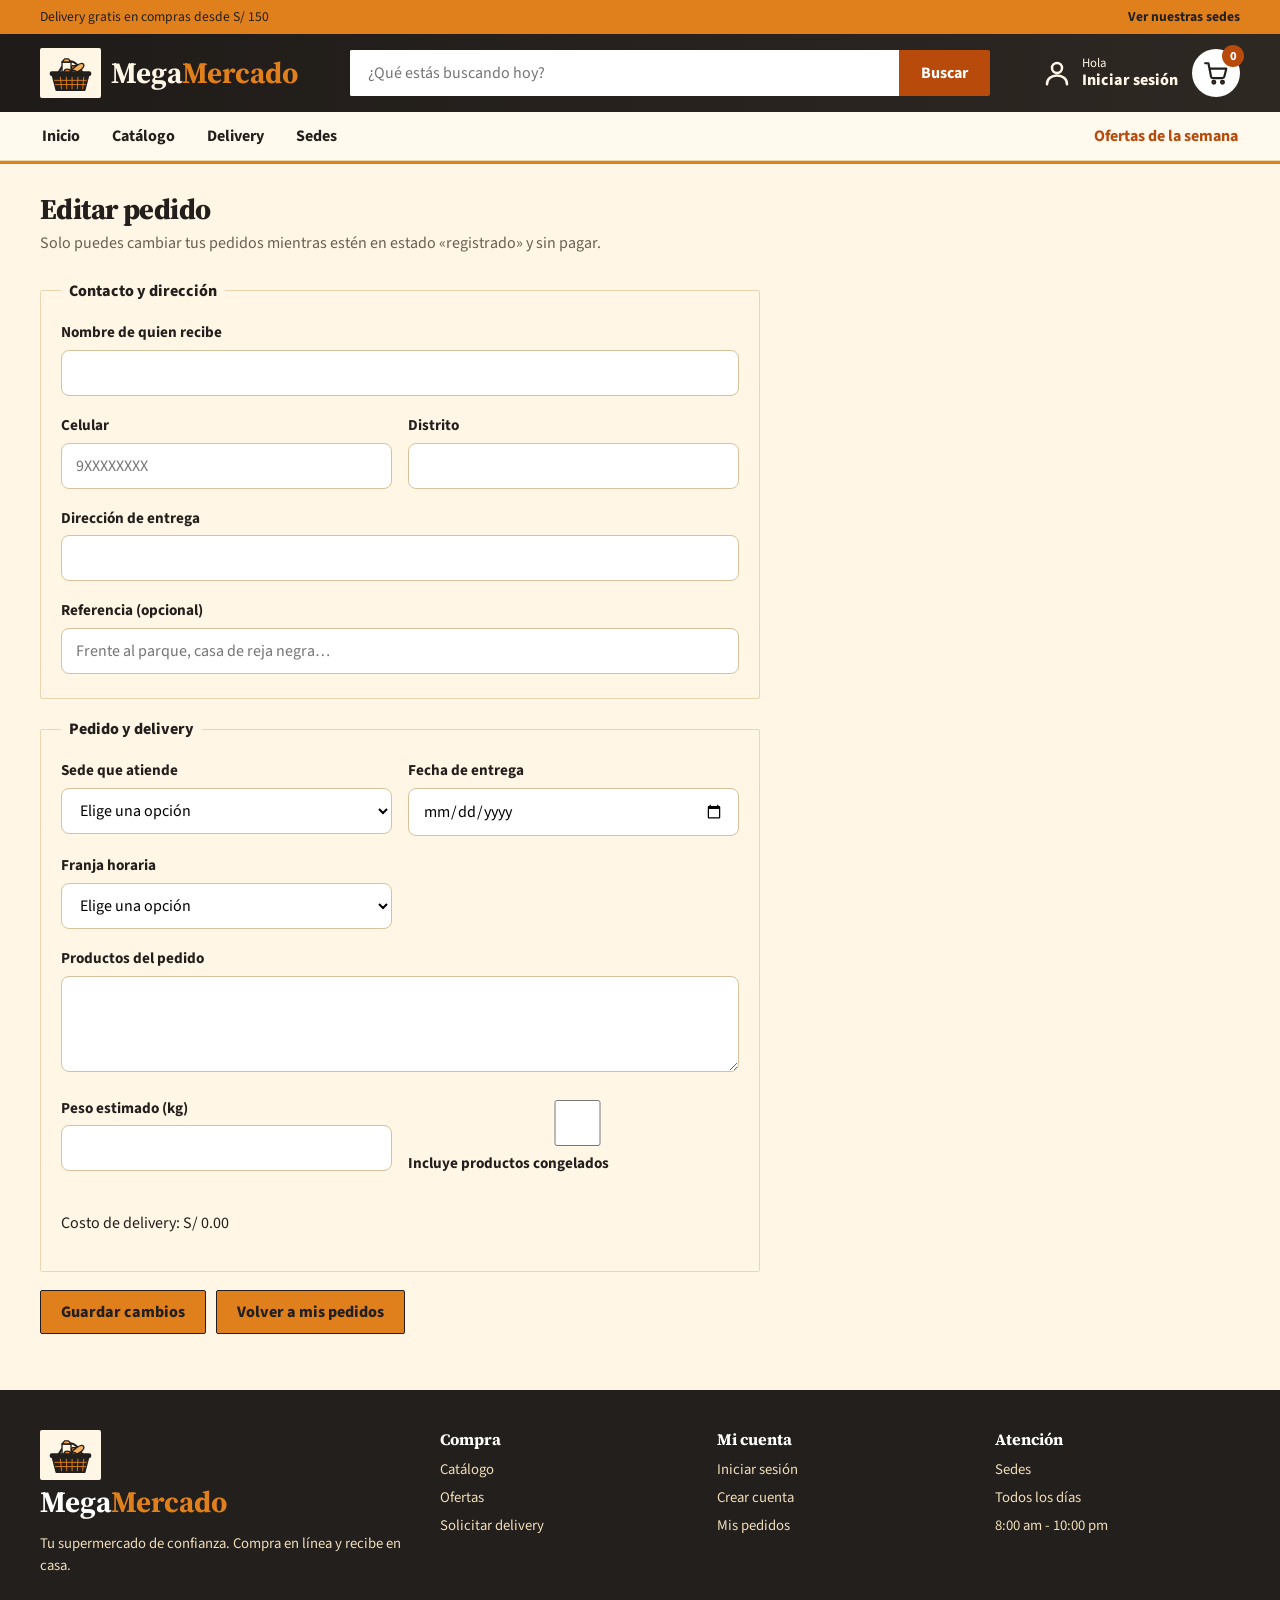
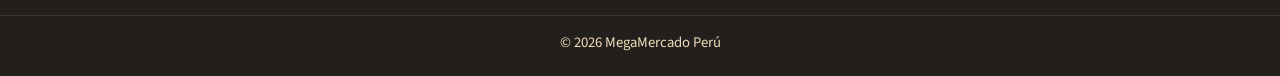
<file: actualizar.html>
<!doctype html>
<html lang="es">
  <head>
    <meta charset="utf-8" />
    <meta name="viewport" content="width=device-width, initial-scale=1" />
    <title>Editar pedido | MegaMercado</title>
    <meta
      name="description"
      content="Editar pedido en MegaMercado, tu supermercado en línea."
    />
    <link rel="preconnect" href="https://fonts.googleapis.com" />
    <link rel="preconnect" href="https://fonts.gstatic.com" crossorigin />
    <link
      href="https://fonts.googleapis.com/css2?family=Source+Serif+4:wght@600;700&amp;family=Source+Sans+3:wght@400;500;600;700&amp;display=swap"
      rel="stylesheet"
    />
    <link rel="stylesheet" href="css/actualizar.css" />
  </head>
  <body>
    <div class="topbar">
      <div class="contenedor">
        <p>Delivery gratis en compras desde S/ 150</p>
        <a href="contacto.html">Ver nuestras sedes</a>
      </div>
    </div>
    <header class="header">
      <div class="contenedor header__main">
        <a class="logo" href="index.html" aria-label="MegaMercado, ir al inicio"
          ><img
            src="img/logo-cesta.svg"
            alt=""
            width="62"
            height="50"
          />Mega<span>Mercado</span></a
        >
        <form
          class="buscador"
          role="search"
          action="catalogo.html"
          method="get"
        >
          <label class="sr-only" for="q">Buscar productos</label>
          <input
            id="q"
            name="q"
            type="search"
            placeholder="¿Qué estás buscando hoy?"
          />
          <button type="submit">Buscar</button>
        </form>
        <div class="header__acciones">
          <a class="cuenta" id="enlaceCuenta" href="login.html"
            ><svg
              viewBox="0 0 24 24"
              fill="none"
              stroke="currentColor"
              stroke-width="2"
              stroke-linecap="round"
              stroke-linejoin="round"
              aria-hidden="true"
            >
              <circle cx="12" cy="8" r="4" />
              <path d="M4 21c0-4.4 3.6-7 8-7s8 2.6 8 7" /></svg
            ><span
              ><span class="cuenta__saludo">Hola</span
              ><span class="cuenta__accion">Iniciar sesión</span></span
            ></a
          >
          <button type="button" class="salir" id="botonSalir" hidden>
            Salir
          </button>
          <a class="carrito" href="registro.html" aria-label="Mi pedido"
            ><span class="sr-only">Productos en mi pedido:</span
            ><svg
              viewBox="0 0 24 24"
              fill="none"
              stroke="currentColor"
              stroke-width="2"
              stroke-linecap="round"
              stroke-linejoin="round"
              aria-hidden="true"
            >
              <path
                d="M2 3h3l2.4 12.2a2 2 0 0 0 2 1.6h8.3a2 2 0 0 0 2-1.5L21.5 8H6"
              />
              <circle cx="10" cy="20.5" r="1.3" />
              <circle cx="18" cy="20.5" r="1.3" /></svg
            ><span class="carrito__contador" id="contadorCarrito">0</span></a
          >
        </div>
      </div>
      <nav class="nav" aria-label="Principal">
        <div class="contenedor">
          <ul>
            <li><a href="index.html">Inicio</a></li>
            <li><a href="catalogo.html">Catálogo</a></li>
            <li><a href="registro.html">Delivery</a></li>
            <li><a href="contacto.html">Sedes</a></li>
            <li>
              <a class="nav__oferta" href="catalogo.html?cat=ofertas"
                >Ofertas de la semana</a
              >
            </li>
          </ul>
        </div>
      </nav>
    </header>
    <main id="contenido">
      <div class="contenedor pagina">
        <h1>Editar pedido <span id="tituloCodigo"></span></h1>
        <p class="pagina__sub">
          Solo puedes cambiar tus pedidos mientras estén en estado «registrado»
          y sin pagar.
        </p>
        <p id="avisoEstado" class="aviso aviso--info" role="status" hidden></p>
        <p id="avisoError" class="aviso aviso--error" role="alert" hidden></p>
        <div class="pedido pedido--uno">
          <form id="formPedido" novalidate>
            <fieldset class="grupo">
              <legend>Contacto y dirección</legend>
              <div class="form-grid">
                <div class="campo ancho">
                  <label for="a-nombre_contacto">Nombre de quien recibe</label>
                  <input
                    id="a-nombre_contacto"
                    name="nombre_contacto"
                    type="text"
                    aria-describedby="a-nombre_contacto-err"
                    required
                    autocomplete="name"
                    maxlength="120"
                  />
                  <p
                    class="campo__error"
                    id="a-nombre_contacto-err"
                    data-error-for="nombre_contacto"
                    role="alert"
                  ></p>
                </div>
                <div class="campo">
                  <label for="a-telefono">Celular</label>
                  <input
                    id="a-telefono"
                    name="telefono"
                    type="tel"
                    aria-describedby="a-telefono-err"
                    required
                    inputmode="numeric"
                    maxlength="9"
                    autocomplete="tel-national"
                    placeholder="9XXXXXXXX"
                  />
                  <p
                    class="campo__error"
                    id="a-telefono-err"
                    data-error-for="telefono"
                    role="alert"
                  ></p>
                </div>
                <div class="campo">
                  <label for="a-distrito">Distrito</label>
                  <input
                    id="a-distrito"
                    name="distrito"
                    type="text"
                    aria-describedby="a-distrito-err"
                    required
                    maxlength="80"
                  />
                  <p
                    class="campo__error"
                    id="a-distrito-err"
                    data-error-for="distrito"
                    role="alert"
                  ></p>
                </div>
                <div class="campo ancho">
                  <label for="a-direccion">Dirección de entrega</label>
                  <input
                    id="a-direccion"
                    name="direccion"
                    type="text"
                    aria-describedby="a-direccion-err"
                    required
                    maxlength="200"
                    autocomplete="street-address"
                  />
                  <p
                    class="campo__error"
                    id="a-direccion-err"
                    data-error-for="direccion"
                    role="alert"
                  ></p>
                </div>
                <div class="campo ancho">
                  <label for="a-referencia">Referencia (opcional)</label>
                  <input
                    id="a-referencia"
                    name="referencia"
                    type="text"
                    aria-describedby="a-referencia-err"
                    maxlength="200"
                    placeholder="Frente al parque, casa de reja negra…"
                  />
                  <p
                    class="campo__error"
                    id="a-referencia-err"
                    data-error-for="referencia"
                    role="alert"
                  ></p>
                </div>
              </div>
            </fieldset>
            <fieldset class="grupo">
              <legend>Pedido y delivery</legend>
              <div class="form-grid">
                <div class="campo">
                  <label for="a-sede_atencion">Sede que atiende</label>
                  <select
                    id="a-sede_atencion"
                    name="sede_atencion"
                    required
                    aria-describedby="a-sede_atencion-err"
                  >
                    <option value="">Elige una opción</option>
                    <option value="Sede Central">Sede Central</option>
                    <option value="Sede Norte">Sede Norte</option>
                  </select>
                  <p
                    class="campo__error"
                    id="a-sede_atencion-err"
                    data-error-for="sede_atencion"
                    role="alert"
                  ></p>
                </div>
                <div class="campo">
                  <label for="a-fecha_entrega">Fecha de entrega</label>
                  <input
                    id="a-fecha_entrega"
                    name="fecha_entrega"
                    type="date"
                    aria-describedby="a-fecha_entrega-err"
                    required
                  />
                  <p
                    class="campo__error"
                    id="a-fecha_entrega-err"
                    data-error-for="fecha_entrega"
                    role="alert"
                  ></p>
                </div>
                <div class="campo">
                  <label for="a-franja_horaria">Franja horaria</label>
                  <select
                    id="a-franja_horaria"
                    name="franja_horaria"
                    required
                    aria-describedby="a-franja_horaria-err"
                  >
                    <option value="">Elige una opción</option>
                    <option value="8:00 - 12:00">8:00 - 12:00</option>
                    <option value="12:00 - 16:00">12:00 - 16:00</option>
                    <option value="16:00 - 20:00">16:00 - 20:00</option>
                  </select>
                  <p
                    class="campo__error"
                    id="a-franja_horaria-err"
                    data-error-for="franja_horaria"
                    role="alert"
                  ></p>
                </div>
                <div class="campo ancho">
                  <label for="a-detalle_pedido">Productos del pedido</label>
                  <textarea
                    id="a-detalle_pedido"
                    name="detalle_pedido"
                    required
                    aria-describedby="a-detalle_pedido-err"
                    maxlength="1000"
                  ></textarea>
                  <p
                    class="campo__error"
                    id="a-detalle_pedido-err"
                    data-error-for="detalle_pedido"
                    role="alert"
                  ></p>
                </div>
                <div class="campo">
                  <label for="a-peso_kg">Peso estimado (kg)</label>
                  <input
                    id="a-peso_kg"
                    name="peso_kg"
                    type="number"
                    aria-describedby="a-peso_kg-err"
                    required
                    min="0.1"
                    max="100"
                    step="0.1"
                    inputmode="decimal"
                  />
                  <p
                    class="campo__error"
                    id="a-peso_kg-err"
                    data-error-for="peso_kg"
                    role="alert"
                  ></p>
                </div>
                <div class="campo">
                  <label
                    ><input type="checkbox" name="incluye_congelados" /> Incluye
                    productos congelados</label
                  >
                </div>
                <div class="campo ancho">
                  <p>
                    Costo de delivery:
                    <output id="monto-estimado" aria-live="polite"
                      >S/ 0.00</output
                    >
                  </p>
                </div>
              </div>
            </fieldset>
            <div class="acciones-form">
              <button type="submit" class="btn btn--primario">
                Guardar cambios</button
              ><a class="btn btn--borde" href="consulta.html"
                >Volver a mis pedidos</a
              >
            </div>
          </form>
        </div>
      </div>
    </main>
    <footer class="footer">
      <div class="contenedor footer__cols">
        <div>
          <a class="logo" href="index.html"
            ><img
              src="img/logo-cesta.svg"
              alt=""
              width="62"
              height="50"
            />Mega<span>Mercado</span></a
          >
          <p>Tu supermercado de confianza. Compra en línea y recibe en casa.</p>
        </div>
        <div>
          <h2>Compra</h2>
          <ul>
            <li><a href="catalogo.html">Catálogo</a></li>
            <li><a href="catalogo.html?cat=ofertas">Ofertas</a></li>
            <li><a href="registro.html">Solicitar delivery</a></li>
          </ul>
        </div>
        <div>
          <h2>Mi cuenta</h2>
          <ul>
            <li><a href="login.html">Iniciar sesión</a></li>
            <li><a href="login.html#cuenta">Crear cuenta</a></li>
            <li><a href="consulta.html">Mis pedidos</a></li>
          </ul>
        </div>
        <div>
          <h2>Atención</h2>
          <ul>
            <li><a href="contacto.html">Sedes</a></li>
            <li>Todos los días</li>
            <li>8:00 am - 10:00 pm</li>
          </ul>
        </div>
      </div>
      <p class="footer__copy">© 2026 MegaMercado Perú</p>
    </footer>
    <script type="module" src="js/auth/sesion-ui.js"></script>
    <script type="module" src="js/actualizar/actualizar.js"></script>
  </body>
</html>
</file>
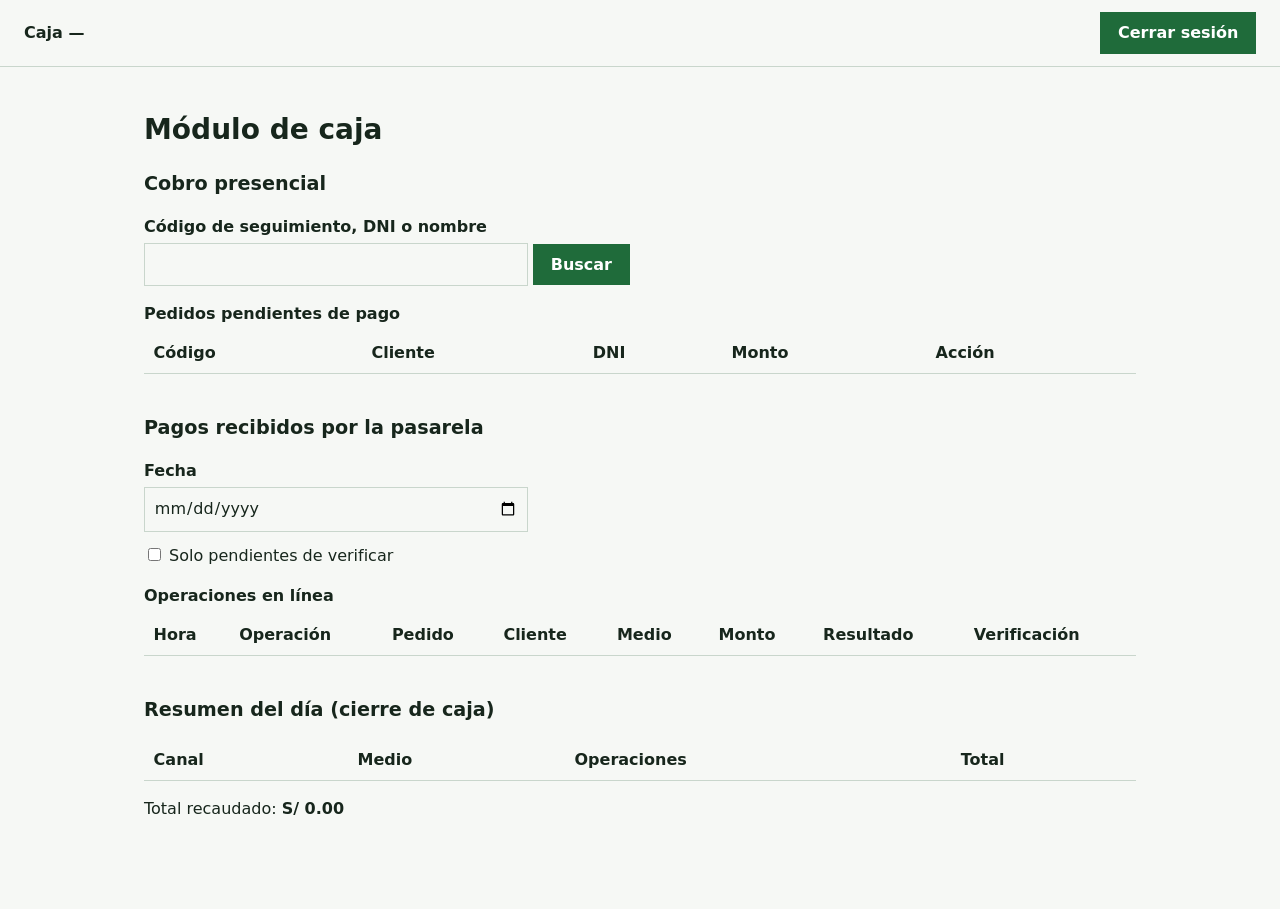
<file: caja.html>
<!DOCTYPE html>
<html lang="es">

<head>
    <meta charset="UTF-8">
    <meta name="viewport" content="width=device-width, initial-scale=1.0">
    <title>Caja | MegaMercado Perú</title>
    <link rel="stylesheet" href="css/caja.css">
</head>

<body>
    <header>
        <p>Caja — <span id="nombre-cajero"></span></p>
        <button type="button" id="cerrar-sesion">Cerrar sesión</button>
    </header>

    <main>
        <h1>Módulo de caja</h1>

        <section aria-labelledby="t-cobro">
            <h2 id="t-cobro">Cobro presencial</h2>
            <form id="form-buscar" role="search">
                <label for="criterio">Código de seguimiento, DNI o nombre</label>
                <input id="criterio" name="criterio" type="search" autocomplete="off">
                <button type="submit">Buscar</button>
            </form>
            <div class="tabla-scroll">
                <table id="tabla-pendientes">
                    <caption>Pedidos pendientes de pago</caption>
                    <thead>
                        <tr>
                            <th scope="col">Código</th>
                            <th scope="col">Cliente</th>
                            <th scope="col">DNI</th>
                            <th scope="col">Monto</th>
                            <th scope="col">Acción</th>
                        </tr>
                    </thead>
                    <tbody></tbody>
                </table>
            </div>
        </section>

        <section aria-labelledby="t-linea">
            <h2 id="t-linea">Pagos recibidos por la pasarela</h2>
            <p id="aviso-nuevos" role="status" aria-live="polite"></p>
            <label for="fecha-caja">Fecha</label>
            <input id="fecha-caja" type="date">
            <label class="check"><input id="solo-por-verificar" type="checkbox"> Solo pendientes de verificar</label>
            <div class="tabla-scroll">
                <table id="tabla-en-linea">
                    <caption>Operaciones en línea</caption>
                    <thead>
                        <tr>
                            <th scope="col">Hora</th>
                            <th scope="col">Operación</th>
                            <th scope="col">Pedido</th>
                            <th scope="col">Cliente</th>
                            <th scope="col">Medio</th>
                            <th scope="col">Monto</th>
                            <th scope="col">Resultado</th>
                            <th scope="col">Verificación</th>
                        </tr>
                    </thead>
                    <tbody></tbody>
                </table>
            </div>
        </section>

        <section aria-labelledby="t-resumen">
            <h2 id="t-resumen">Resumen del día (cierre de caja)</h2>
            <div class="tabla-scroll">
                <table id="tabla-resumen">
                    <thead>
                        <tr>
                            <th scope="col">Canal</th>
                            <th scope="col">Medio</th>
                            <th scope="col">Operaciones</th>
                            <th scope="col">Total</th>
                        </tr>
                    </thead>
                    <tbody></tbody>
                </table>
            </div>
            <p>Total recaudado: <strong id="total-dia">S/ 0.00</strong></p>
        </section>
    </main>

    <dialog id="dialogo-cobro" aria-labelledby="t-dialogo">
        <form id="form-cobro">
            <h2 id="t-dialogo">Registrar cobro</h2>
            <p>Pedido <strong id="cobro-codigo"></strong> — Total <strong id="cobro-total"></strong></p>

            <label for="metodo-caja">Medio de pago</label>
            <select id="metodo-caja" name="metodo">
                <option value="efectivo">Efectivo</option>
                <option value="pos">Tarjeta en POS</option>
                <option value="andipay">Billetera AndiPay (QR)</option>
                <option value="pagomovil">Billetera PagoMóvil (QR)</option>
            </select>

            <div id="campo-recibido">
                <label for="monto-recibido">Monto recibido (S/)</label>
                <input id="monto-recibido" name="monto_recibido" type="number" min="0" step="0.01">
                <p>Vuelto: <output id="vuelto">S/ 0.00</output></p>
            </div>

            <div id="campo-referencia" hidden>
                <label for="referencia">N.° de voucher u operación</label>
                <input id="referencia" name="referencia" inputmode="numeric" maxlength="12">
            </div>

            <div class="botones">
                <button type="submit">Confirmar cobro</button>
                <button type="button" id="cancelar-cobro" class="secundario">Cancelar</button>
            </div>
        </form>
    </dialog>

    <script type="module" src="js/caja/caja.js"></script>
</body>

</html>
</file>
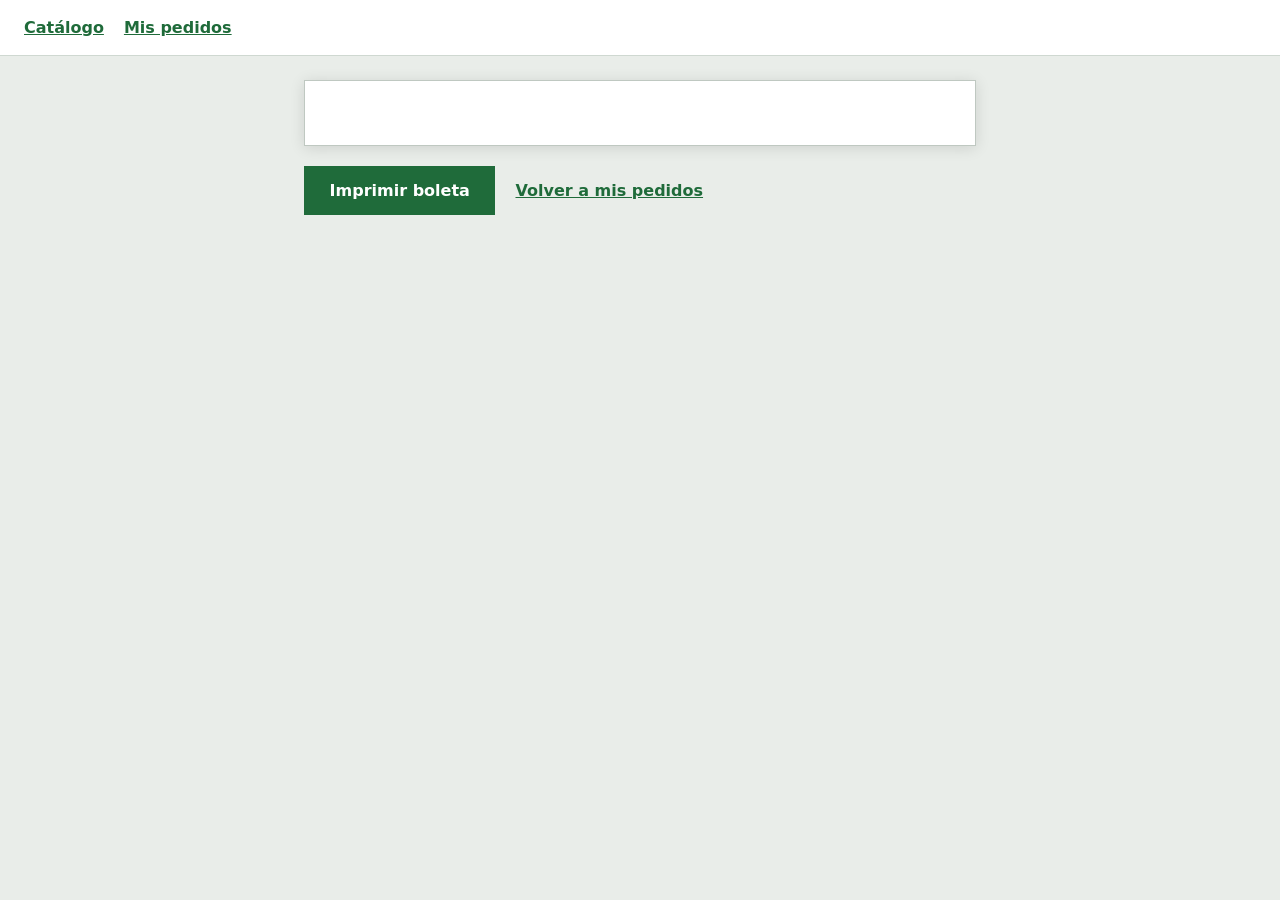
<file: comprobante.html>
<!DOCTYPE html>
<html lang="es">
<head>
  <meta charset="UTF-8">
  <meta name="viewport" content="width=device-width, initial-scale=1.0">
  <title>Boleta de pago | MegaMercado Perú</title>
  <link rel="stylesheet" href="css/comprobante.css">
</head>
<body>
  <header>
    <nav aria-label="Navegación principal">
      <a href="catalogo.html">Catálogo</a>
      <a href="consulta.html">Mis pedidos</a>
    </nav>
  </header>
  <main>
    <article id="comprobante" class="boleta" aria-live="polite" aria-label="Boleta de pago"></article>
    <div class="acciones">
      <button type="button" id="imprimir">Imprimir boleta</button>
      <a href="consulta.html">Volver a mis pedidos</a>
    </div>
  </main>
  <script type="module" src="js/comprobante/comprobante.js"></script>
</body>
</html>
</file>
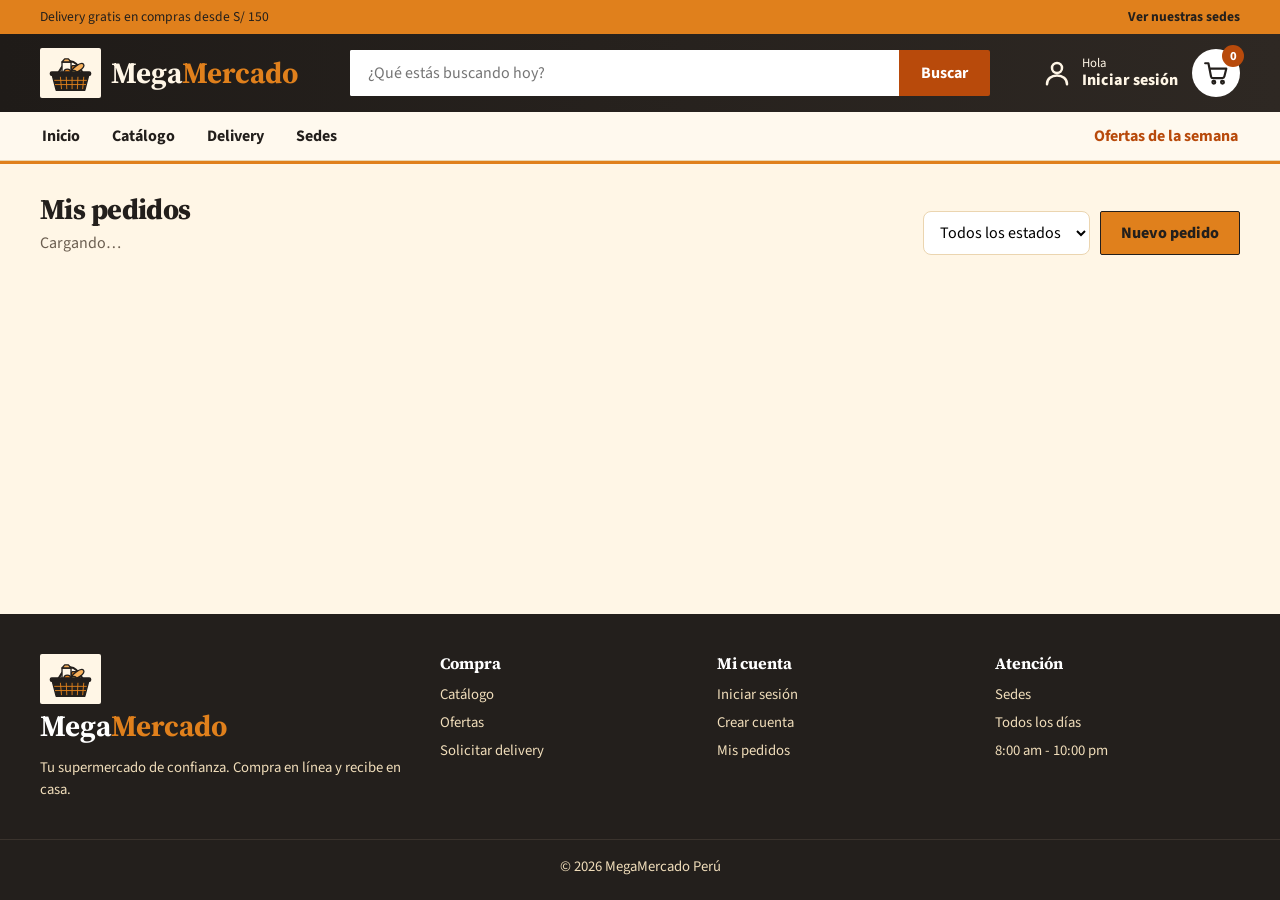
<file: consulta.html>
<!doctype html>
<html lang="es">
  <head>
    <meta charset="utf-8" />
    <meta name="viewport" content="width=device-width, initial-scale=1" />
    <title>Mis pedidos | MegaMercado</title>
    <meta
      name="description"
      content="Mis pedidos en MegaMercado, tu supermercado en línea."
    />
    <link rel="preconnect" href="https://fonts.googleapis.com" />
    <link rel="preconnect" href="https://fonts.gstatic.com" crossorigin />
    <link
      href="https://fonts.googleapis.com/css2?family=Source+Serif+4:wght@600;700&amp;family=Source+Sans+3:wght@400;500;600;700&amp;display=swap"
      rel="stylesheet"
    />
    <link rel="stylesheet" href="css/consulta.css" />
  </head>
  <body>
    <div class="topbar">
      <div class="contenedor">
        <p>Delivery gratis en compras desde S/ 150</p>
        <a href="contacto.html">Ver nuestras sedes</a>
      </div>
    </div>
    <header class="header">
      <div class="contenedor header__main">
        <a class="logo" href="index.html" aria-label="MegaMercado, ir al inicio"
          ><img
            src="img/logo-cesta.svg"
            alt=""
            width="62"
            height="50"
          />Mega<span>Mercado</span></a
        >
        <form
          class="buscador"
          role="search"
          action="catalogo.html"
          method="get"
        >
          <label class="sr-only" for="q">Buscar productos</label>
          <input
            id="q"
            name="q"
            type="search"
            placeholder="¿Qué estás buscando hoy?"
          />
          <button type="submit">Buscar</button>
        </form>
        <div class="header__acciones">
          <a class="cuenta" id="enlaceCuenta" href="login.html"
            ><svg
              viewBox="0 0 24 24"
              fill="none"
              stroke="currentColor"
              stroke-width="2"
              stroke-linecap="round"
              stroke-linejoin="round"
              aria-hidden="true"
            >
              <circle cx="12" cy="8" r="4" />
              <path d="M4 21c0-4.4 3.6-7 8-7s8 2.6 8 7" /></svg
            ><span
              ><span class="cuenta__saludo">Hola</span
              ><span class="cuenta__accion">Iniciar sesión</span></span
            ></a
          >
          <button type="button" class="salir" id="botonSalir" hidden>
            Salir
          </button>
          <a class="carrito" href="registro.html" aria-label="Mi pedido"
            ><span class="sr-only">Productos en mi pedido:</span
            ><svg
              viewBox="0 0 24 24"
              fill="none"
              stroke="currentColor"
              stroke-width="2"
              stroke-linecap="round"
              stroke-linejoin="round"
              aria-hidden="true"
            >
              <path
                d="M2 3h3l2.4 12.2a2 2 0 0 0 2 1.6h8.3a2 2 0 0 0 2-1.5L21.5 8H6"
              />
              <circle cx="10" cy="20.5" r="1.3" />
              <circle cx="18" cy="20.5" r="1.3" /></svg
            ><span class="carrito__contador" id="contadorCarrito">0</span></a
          >
        </div>
      </div>
      <nav class="nav" aria-label="Principal">
        <div class="contenedor">
          <ul>
            <li><a href="index.html">Inicio</a></li>
            <li><a href="catalogo.html">Catálogo</a></li>
            <li><a href="registro.html">Delivery</a></li>
            <li><a href="contacto.html">Sedes</a></li>
            <li>
              <a class="nav__oferta" href="catalogo.html?cat=ofertas"
                >Ofertas de la semana</a
              >
            </li>
          </ul>
        </div>
      </nav>
    </header>
    <main id="contenido">
      <div class="contenedor pagina">
        <div class="pagina__cab">
          <div>
            <h1>Mis pedidos</h1>
            <p class="pagina__sub" id="conteo" role="status">Cargando…</p>
          </div>
          <div class="herramientas">
            <label class="sr-only" for="filtroEstado">Filtrar por estado</label>
            <select id="filtroEstado">
              <option value="">Todos los estados</option>
              <option value="registrado">Registrado</option>
              <option value="atendido">Atendido</option>
              <option value="rechazado">Rechazado</option>
            </select>
            <a class="btn btn--primario" href="registro.html">Nuevo pedido</a>
          </div>
        </div>
        <p id="avisoError" class="aviso aviso--error" role="alert" hidden></p>
        <div class="lista" id="listaPedidos"></div>
      </div>
    </main>
    <footer class="footer">
      <div class="contenedor footer__cols">
        <div>
          <a class="logo" href="index.html"
            ><img
              src="img/logo-cesta.svg"
              alt=""
              width="62"
              height="50"
            />Mega<span>Mercado</span></a
          >
          <p>Tu supermercado de confianza. Compra en línea y recibe en casa.</p>
        </div>
        <div>
          <h2>Compra</h2>
          <ul>
            <li><a href="catalogo.html">Catálogo</a></li>
            <li><a href="catalogo.html?cat=ofertas">Ofertas</a></li>
            <li><a href="registro.html">Solicitar delivery</a></li>
          </ul>
        </div>
        <div>
          <h2>Mi cuenta</h2>
          <ul>
            <li><a href="login.html">Iniciar sesión</a></li>
            <li><a href="login.html#cuenta">Crear cuenta</a></li>
            <li><a href="consulta.html">Mis pedidos</a></li>
          </ul>
        </div>
        <div>
          <h2>Atención</h2>
          <ul>
            <li><a href="contacto.html">Sedes</a></li>
            <li>Todos los días</li>
            <li>8:00 am - 10:00 pm</li>
          </ul>
        </div>
      </div>
      <p class="footer__copy">© 2026 MegaMercado Perú</p>
    </footer>
    <script type="module" src="js/auth/sesion-ui.js"></script>
    <script type="module" src="js/consulta/consulta.js"></script>
  </body>
</html>
</file>
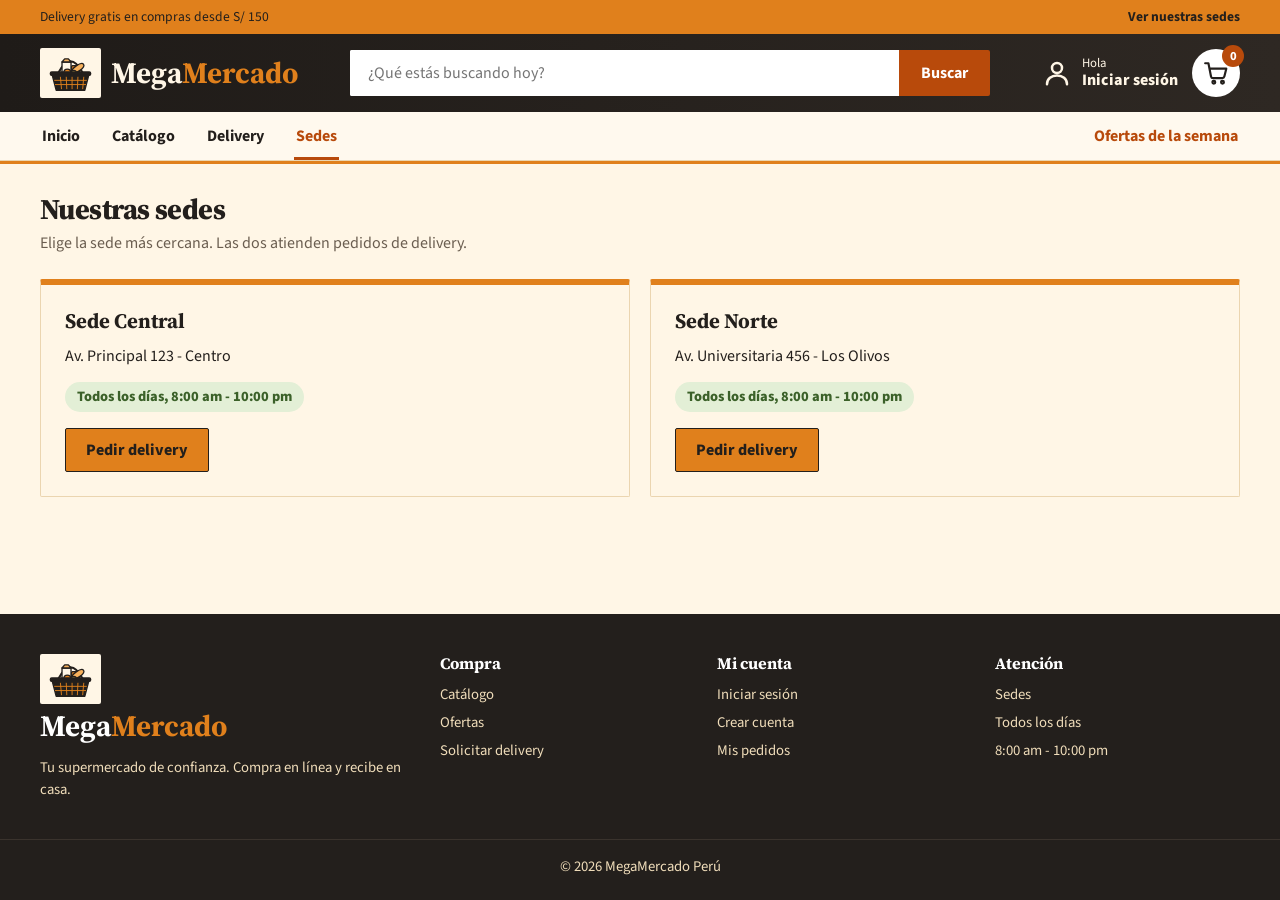
<file: contacto.html>
<!doctype html>
<html lang="es">
  <head>
    <meta charset="utf-8" />
    <meta name="viewport" content="width=device-width, initial-scale=1" />
    <title>Nuestras sedes | MegaMercado</title>
    <meta
      name="description"
      content="Nuestras sedes en MegaMercado, tu supermercado en línea."
    />
    <link rel="preconnect" href="https://fonts.googleapis.com" />
    <link rel="preconnect" href="https://fonts.gstatic.com" crossorigin />
    <link
      href="https://fonts.googleapis.com/css2?family=Source+Serif+4:wght@600;700&amp;family=Source+Sans+3:wght@400;500;600;700&amp;display=swap"
      rel="stylesheet"
    />
    <link rel="stylesheet" href="css/contacto.css" />
  </head>
  <body>
    <div class="topbar">
      <div class="contenedor">
        <p>Delivery gratis en compras desde S/ 150</p>
        <a href="contacto.html">Ver nuestras sedes</a>
      </div>
    </div>
    <header class="header">
      <div class="contenedor header__main">
        <a class="logo" href="index.html" aria-label="MegaMercado, ir al inicio"
          ><img
            src="img/logo-cesta.svg"
            alt=""
            width="62"
            height="50"
          />Mega<span>Mercado</span></a
        >
        <form
          class="buscador"
          role="search"
          action="catalogo.html"
          method="get"
        >
          <label class="sr-only" for="q">Buscar productos</label>
          <input
            id="q"
            name="q"
            type="search"
            placeholder="¿Qué estás buscando hoy?"
          />
          <button type="submit">Buscar</button>
        </form>
        <div class="header__acciones">
          <a class="cuenta" id="enlaceCuenta" href="login.html"
            ><svg
              viewBox="0 0 24 24"
              fill="none"
              stroke="currentColor"
              stroke-width="2"
              stroke-linecap="round"
              stroke-linejoin="round"
              aria-hidden="true"
            >
              <circle cx="12" cy="8" r="4" />
              <path d="M4 21c0-4.4 3.6-7 8-7s8 2.6 8 7" /></svg
            ><span
              ><span class="cuenta__saludo">Hola</span
              ><span class="cuenta__accion">Iniciar sesión</span></span
            ></a
          >
          <button type="button" class="salir" id="botonSalir" hidden>
            Salir
          </button>
          <a class="carrito" href="registro.html" aria-label="Mi pedido"
            ><span class="sr-only">Productos en mi pedido:</span
            ><svg
              viewBox="0 0 24 24"
              fill="none"
              stroke="currentColor"
              stroke-width="2"
              stroke-linecap="round"
              stroke-linejoin="round"
              aria-hidden="true"
            >
              <path
                d="M2 3h3l2.4 12.2a2 2 0 0 0 2 1.6h8.3a2 2 0 0 0 2-1.5L21.5 8H6"
              />
              <circle cx="10" cy="20.5" r="1.3" />
              <circle cx="18" cy="20.5" r="1.3" /></svg
            ><span class="carrito__contador" id="contadorCarrito">0</span></a
          >
        </div>
      </div>
      <nav class="nav" aria-label="Principal">
        <div class="contenedor">
          <ul>
            <li><a href="index.html">Inicio</a></li>
            <li><a href="catalogo.html">Catálogo</a></li>
            <li><a href="registro.html">Delivery</a></li>
            <li><a href="contacto.html" aria-current="page">Sedes</a></li>
            <li>
              <a class="nav__oferta" href="catalogo.html?cat=ofertas"
                >Ofertas de la semana</a
              >
            </li>
          </ul>
        </div>
      </nav>
    </header>
    <main id="contenido">
      <div class="contenedor pagina">
        <h1>Nuestras sedes</h1>
        <p class="pagina__sub">
          Elige la sede más cercana. Las dos atienden pedidos de delivery.
        </p>
        <div class="sedes">
          <article class="sede">
            <h2>Sede Central</h2>
            <p>Av. Principal 123 - Centro</p>
            <span class="horario">Todos los días, 8:00 am - 10:00 pm</span
            ><br /><a class="btn btn--primario" href="registro.html"
              >Pedir delivery</a
            >
          </article>
          <article class="sede">
            <h2>Sede Norte</h2>
            <p>Av. Universitaria 456 - Los Olivos</p>
            <span class="horario">Todos los días, 8:00 am - 10:00 pm</span
            ><br /><a class="btn btn--primario" href="registro.html"
              >Pedir delivery</a
            >
          </article>
        </div>
      </div>
    </main>
    <footer class="footer">
      <div class="contenedor footer__cols">
        <div>
          <a class="logo" href="index.html"
            ><img
              src="img/logo-cesta.svg"
              alt=""
              width="62"
              height="50"
            />Mega<span>Mercado</span></a
          >
          <p>Tu supermercado de confianza. Compra en línea y recibe en casa.</p>
        </div>
        <div>
          <h2>Compra</h2>
          <ul>
            <li><a href="catalogo.html">Catálogo</a></li>
            <li><a href="catalogo.html?cat=ofertas">Ofertas</a></li>
            <li><a href="registro.html">Solicitar delivery</a></li>
          </ul>
        </div>
        <div>
          <h2>Mi cuenta</h2>
          <ul>
            <li><a href="login.html">Iniciar sesión</a></li>
            <li><a href="login.html#cuenta">Crear cuenta</a></li>
            <li><a href="consulta.html">Mis pedidos</a></li>
          </ul>
        </div>
        <div>
          <h2>Atención</h2>
          <ul>
            <li><a href="contacto.html">Sedes</a></li>
            <li>Todos los días</li>
            <li>8:00 am - 10:00 pm</li>
          </ul>
        </div>
      </div>
      <p class="footer__copy">© 2026 MegaMercado Perú</p>
    </footer>
    <script type="module" src="js/auth/sesion-ui.js"></script>
  </body>
</html>
</file>
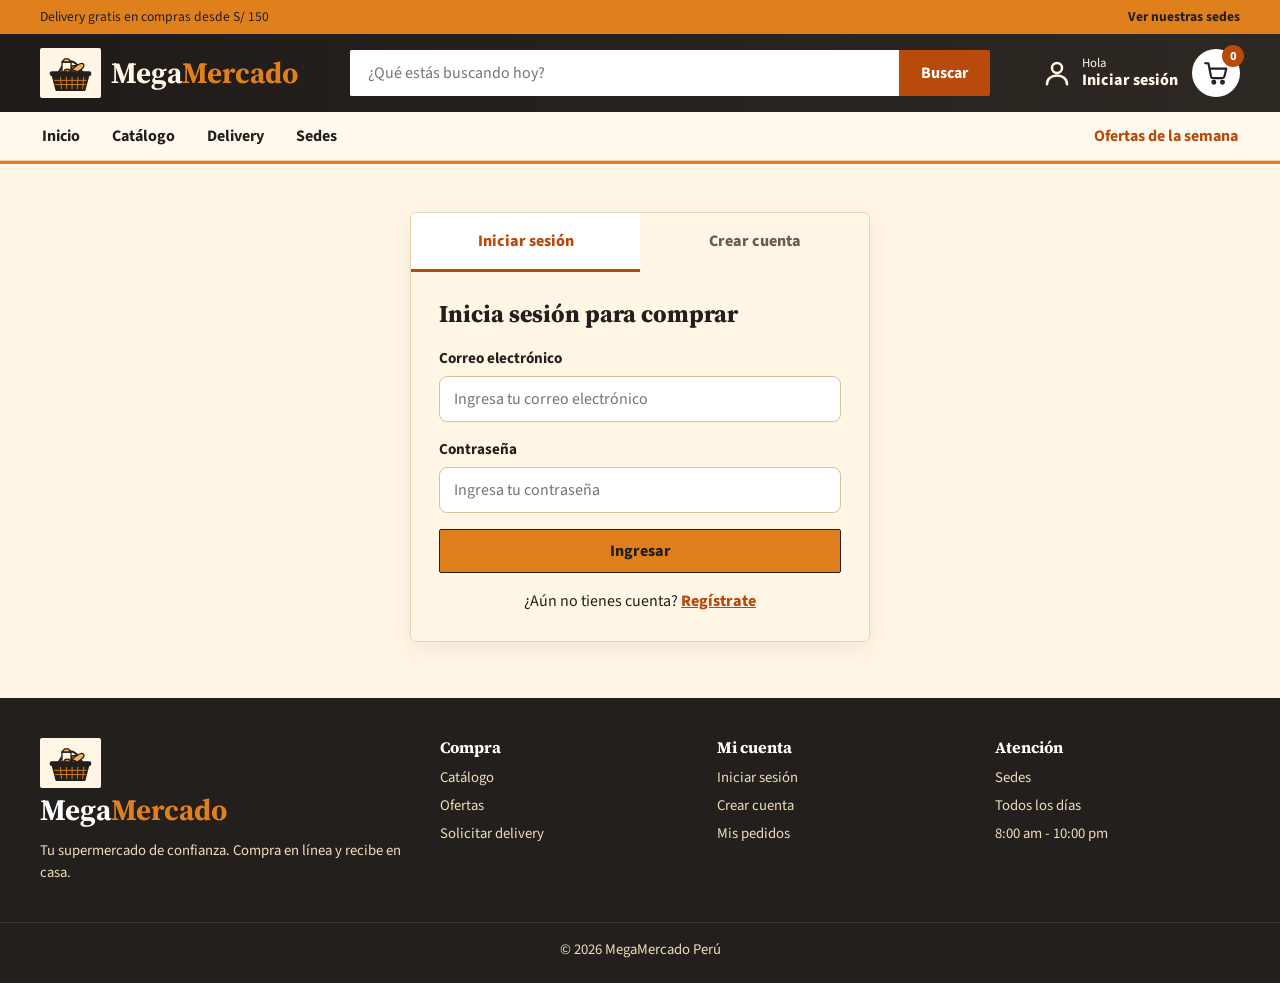
<file: login.html>
<!doctype html>
<html lang="es">
  <head>
    <meta charset="utf-8" />
    <meta name="viewport" content="width=device-width, initial-scale=1" />
    <title>Iniciar sesión | MegaMercado</title>
    <meta
      name="description"
      content="Iniciar sesión en MegaMercado, tu supermercado en línea."
    />
    <link rel="preconnect" href="https://fonts.googleapis.com" />
    <link rel="preconnect" href="https://fonts.gstatic.com" crossorigin />
    <link
      href="https://fonts.googleapis.com/css2?family=Source+Serif+4:wght@600;700&amp;family=Source+Sans+3:wght@400;500;600;700&amp;display=swap"
      rel="stylesheet"
    />
    <link rel="stylesheet" href="css/login.css" />
  </head>
  <body>
    <div class="topbar">
      <div class="contenedor">
        <p>Delivery gratis en compras desde S/ 150</p>
        <a href="contacto.html">Ver nuestras sedes</a>
      </div>
    </div>
    <header class="header">
      <div class="contenedor header__main">
        <a class="logo" href="index.html" aria-label="MegaMercado, ir al inicio"
          ><img
            src="img/logo-cesta.svg"
            alt=""
            width="62"
            height="50"
          />Mega<span>Mercado</span></a
        >
        <form
          class="buscador"
          role="search"
          action="catalogo.html"
          method="get"
        >
          <label class="sr-only" for="q">Buscar productos</label>
          <input
            id="q"
            name="q"
            type="search"
            placeholder="¿Qué estás buscando hoy?"
          />
          <button type="submit">Buscar</button>
        </form>
        <div class="header__acciones">
          <a class="cuenta" id="enlaceCuenta" href="login.html"
            ><svg
              viewBox="0 0 24 24"
              fill="none"
              stroke="currentColor"
              stroke-width="2"
              stroke-linecap="round"
              stroke-linejoin="round"
              aria-hidden="true"
            >
              <circle cx="12" cy="8" r="4" />
              <path d="M4 21c0-4.4 3.6-7 8-7s8 2.6 8 7" /></svg
            ><span
              ><span class="cuenta__saludo">Hola</span
              ><span class="cuenta__accion">Iniciar sesión</span></span
            ></a
          >
          <button type="button" class="salir" id="botonSalir" hidden>
            Salir
          </button>
          <a class="carrito" href="registro.html" aria-label="Mi pedido"
            ><span class="sr-only">Productos en mi pedido:</span
            ><svg
              viewBox="0 0 24 24"
              fill="none"
              stroke="currentColor"
              stroke-width="2"
              stroke-linecap="round"
              stroke-linejoin="round"
              aria-hidden="true"
            >
              <path
                d="M2 3h3l2.4 12.2a2 2 0 0 0 2 1.6h8.3a2 2 0 0 0 2-1.5L21.5 8H6"
              />
              <circle cx="10" cy="20.5" r="1.3" />
              <circle cx="18" cy="20.5" r="1.3" /></svg
            ><span class="carrito__contador" id="contadorCarrito">0</span></a
          >
        </div>
      </div>
      <nav class="nav" aria-label="Principal">
        <div class="contenedor">
          <ul>
            <li><a href="index.html">Inicio</a></li>
            <li><a href="catalogo.html">Catálogo</a></li>
            <li><a href="registro.html">Delivery</a></li>
            <li><a href="contacto.html">Sedes</a></li>
            <li>
              <a class="nav__oferta" href="catalogo.html?cat=ofertas"
                >Ofertas de la semana</a
              >
            </li>
          </ul>
        </div>
      </nav>
    </header>
    <main id="contenido">
      <div class="contenedor">
        <div class="acceso">
          <div class="acceso__tabs" role="tablist" aria-label="Acceso">
            <button
              type="button"
              class="acceso__tab"
              role="tab"
              id="tab-login"
              aria-controls="panel-login"
              aria-selected="true"
              data-tab="login"
            >
              Iniciar sesión
            </button>
            <button
              type="button"
              class="acceso__tab"
              role="tab"
              id="tab-cuenta"
              aria-controls="panel-cuenta"
              aria-selected="false"
              data-tab="cuenta"
            >
              Crear cuenta
            </button>
          </div>

          <section
            class="acceso__panel"
            role="tabpanel"
            id="panel-login"
            aria-labelledby="tab-login"
          >
            <h1>Inicia sesión para comprar</h1>
            <p id="avisoLogin" class="aviso" role="alert" hidden></p>
            <form id="formLogin" novalidate>
              <div class="campo">
                <label for="l-correo">Correo electrónico</label
                ><input
                  id="l-correo"
                  name="correo"
                  type="email"
                  autocomplete="email"
                  placeholder="Ingresa tu correo electrónico"
                  required
                />
              </div>
              <div class="campo">
                <label for="l-clave">Contraseña</label
                ><input
                  id="l-clave"
                  name="contrasena"
                  type="password"
                  autocomplete="current-password"
                  placeholder="Ingresa tu contraseña"
                  required
                />
              </div>
              <button type="submit" class="btn btn--primario btn--bloque">
                Ingresar
              </button>
            </form>
            <p class="acceso__pie">
              ¿Aún no tienes cuenta?
              <button type="button" id="irACuenta">Regístrate</button>
            </p>
          </section>

          <section
            class="acceso__panel"
            role="tabpanel"
            id="panel-cuenta"
            aria-labelledby="tab-cuenta"
            hidden
          >
            <h1>Crea tu cuenta</h1>
            <p id="avisoCuenta" class="aviso" role="alert" hidden></p>
            <form id="formCuenta" novalidate>
              <div class="campo">
                <label for="c-nombre">Nombre completo</label
                ><input
                  id="c-nombre"
                  name="nombre"
                  type="text"
                  autocomplete="name"
                  required
                />
              </div>
              <div class="campo">
                <label for="c-correo">Correo electrónico</label
                ><input
                  id="c-correo"
                  name="correo"
                  type="email"
                  autocomplete="email"
                  required
                />
              </div>
              <div class="campo">
                <label for="c-clave">Contraseña (mínimo 6 caracteres)</label
                ><input
                  id="c-clave"
                  name="contrasena"
                  type="password"
                  autocomplete="new-password"
                  minlength="6"
                  required
                />
              </div>
              <div class="campo">
                <label for="c-repetir">Repite la contraseña</label
                ><input
                  id="c-repetir"
                  name="repetir"
                  type="password"
                  autocomplete="new-password"
                  required
                />
              </div>
              <button type="submit" class="btn btn--primario btn--bloque">
                Crear cuenta
              </button>
            </form>
          </section>
        </div>
      </div>
    </main>
    <footer class="footer">
      <div class="contenedor footer__cols">
        <div>
          <a class="logo" href="index.html"
            ><img
              src="img/logo-cesta.svg"
              alt=""
              width="62"
              height="50"
            />Mega<span>Mercado</span></a
          >
          <p>Tu supermercado de confianza. Compra en línea y recibe en casa.</p>
        </div>
        <div>
          <h2>Compra</h2>
          <ul>
            <li><a href="catalogo.html">Catálogo</a></li>
            <li><a href="catalogo.html?cat=ofertas">Ofertas</a></li>
            <li><a href="registro.html">Solicitar delivery</a></li>
          </ul>
        </div>
        <div>
          <h2>Mi cuenta</h2>
          <ul>
            <li><a href="login.html">Iniciar sesión</a></li>
            <li><a href="login.html#cuenta">Crear cuenta</a></li>
            <li><a href="consulta.html">Mis pedidos</a></li>
          </ul>
        </div>
        <div>
          <h2>Atención</h2>
          <ul>
            <li><a href="contacto.html">Sedes</a></li>
            <li>Todos los días</li>
            <li>8:00 am - 10:00 pm</li>
          </ul>
        </div>
      </div>
      <p class="footer__copy">© 2026 MegaMercado Perú</p>
    </footer>
    <script type="module" src="js/auth/sesion-ui.js"></script>
    <script type="module" src="js/auth/login.js"></script>
  </body>
</html>
</file>
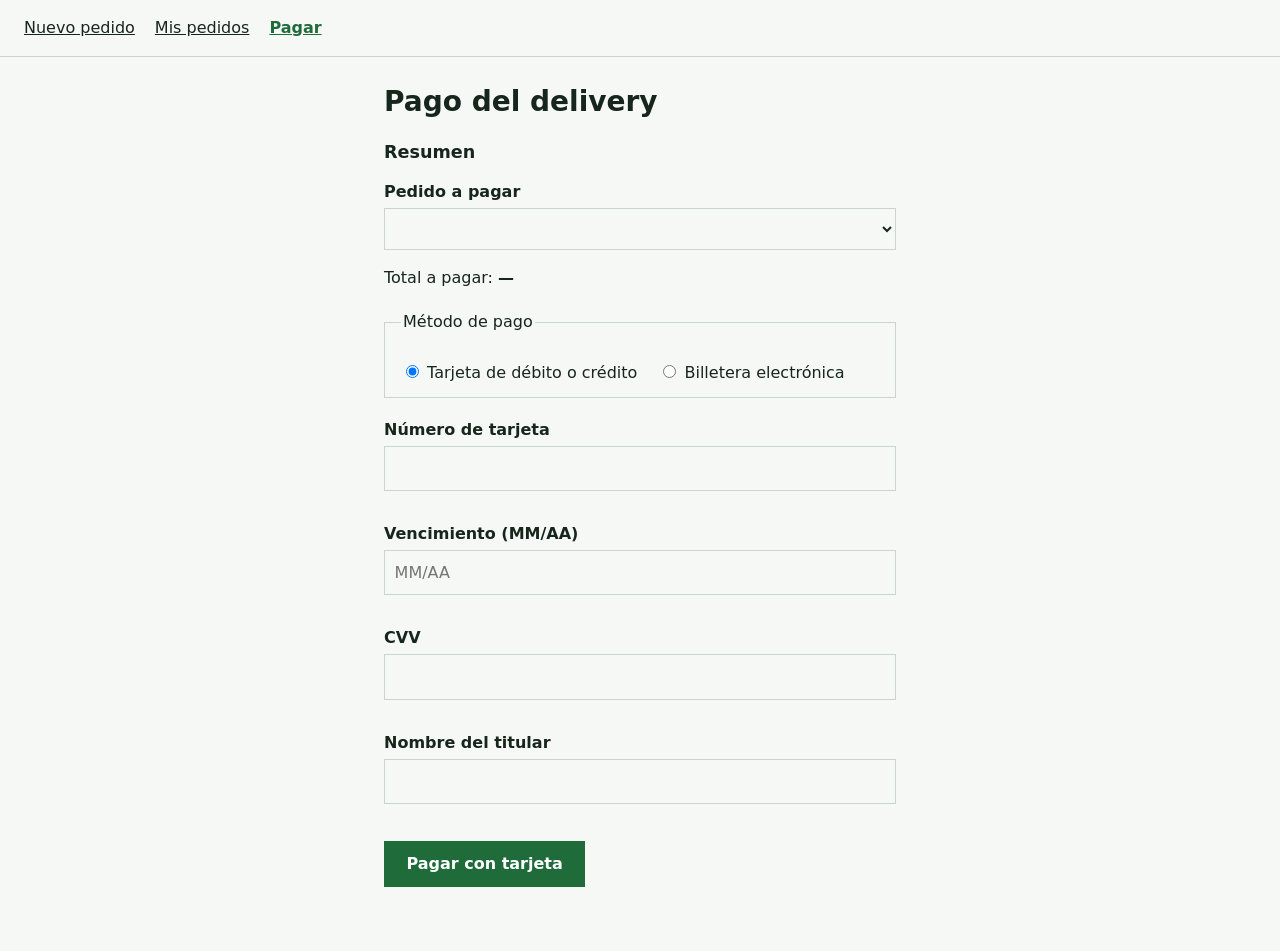
<file: pago.html>
<!doctype html>
<html lang="es">
  <head>
    <meta charset="UTF-8" />
    <meta name="viewport" content="width=device-width, initial-scale=1.0" />
    <title>Pagar delivery | MegaMercado Perú</title>
    <link rel="stylesheet" href="css/pago.css" />
  </head>
  <body>
    <header>
      <nav aria-label="Navegación principal">
        <a href="registro.html">Nuevo pedido</a>
        <a href="consulta.html">Mis pedidos</a>
        <a href="pago.html" aria-current="page">Pagar</a>
      </nav>
    </header>

    <main>
      <h1>Pago del delivery</h1>

      <section aria-labelledby="t-resumen">
        <h2 id="t-resumen">Resumen</h2>
        <label for="registro">Pedido a pagar</label>
        <select id="registro" name="registro"></select>
        <p>Total a pagar: <strong id="resumen-monto">—</strong></p>
      </section>

      <fieldset>
        <legend>Método de pago</legend>
        <label
          ><input type="radio" name="metodo" value="tarjeta" checked /> Tarjeta
          de débito o crédito</label
        >
        <label
          ><input type="radio" name="metodo" value="billetera" /> Billetera
          electrónica</label
        >
      </fieldset>

      <form id="form-tarjeta" novalidate>
        <label for="numero">Número de tarjeta</label>
        <input
          id="numero"
          name="numero"
          inputmode="numeric"
          autocomplete="cc-number"
          maxlength="23"
          required
          aria-describedby="marca-detectada error-numero"
        />
        <span id="marca-detectada"></span>
        <span id="error-numero" class="error"></span>

        <label for="vencimiento">Vencimiento (MM/AA)</label>
        <input
          id="vencimiento"
          name="vencimiento"
          inputmode="numeric"
          autocomplete="cc-exp"
          maxlength="5"
          placeholder="MM/AA"
          required
          aria-describedby="error-vencimiento"
        />
        <span id="error-vencimiento" class="error"></span>

        <label for="cvv">CVV</label>
        <input
          id="cvv"
          name="cvv"
          type="password"
          inputmode="numeric"
          autocomplete="cc-csc"
          maxlength="4"
          required
          aria-describedby="error-cvv"
        />
        <span id="error-cvv" class="error"></span>

        <label for="titular">Nombre del titular</label>
        <input
          id="titular"
          name="titular"
          autocomplete="cc-name"
          required
          aria-describedby="error-titular"
        />
        <span id="error-titular" class="error"></span>

        <button type="submit">Pagar con tarjeta</button>
      </form>

      <form id="form-billetera" novalidate hidden>
        <label for="proveedor">Billetera</label>
        <select id="proveedor" name="proveedor">
          <option value="andipay">AndiPay</option>
          <option value="pagomovil">PagoMóvil</option>
        </select>

        <label for="celular">Celular afiliado</label>
        <input
          id="celular"
          name="celular"
          inputmode="numeric"
          autocomplete="tel-national"
          maxlength="9"
          required
          aria-describedby="error-celular"
        />
        <span id="error-celular" class="error"></span>

        <label for="codigo"
          >Código de aprobación (6 dígitos que muestra tu billetera)</label
        >
        <input
          id="codigo"
          name="codigo"
          inputmode="numeric"
          autocomplete="one-time-code"
          maxlength="6"
          required
          aria-describedby="error-codigo"
        />
        <span id="error-codigo" class="error"></span>

        <button type="submit">Pagar con billetera</button>
      </form>

      <p id="mensaje-pago" role="status" aria-live="polite"></p>
    </main>

    <script type="module" src="js/pago/pago.js"></script>
  </body>
</html>
</file>
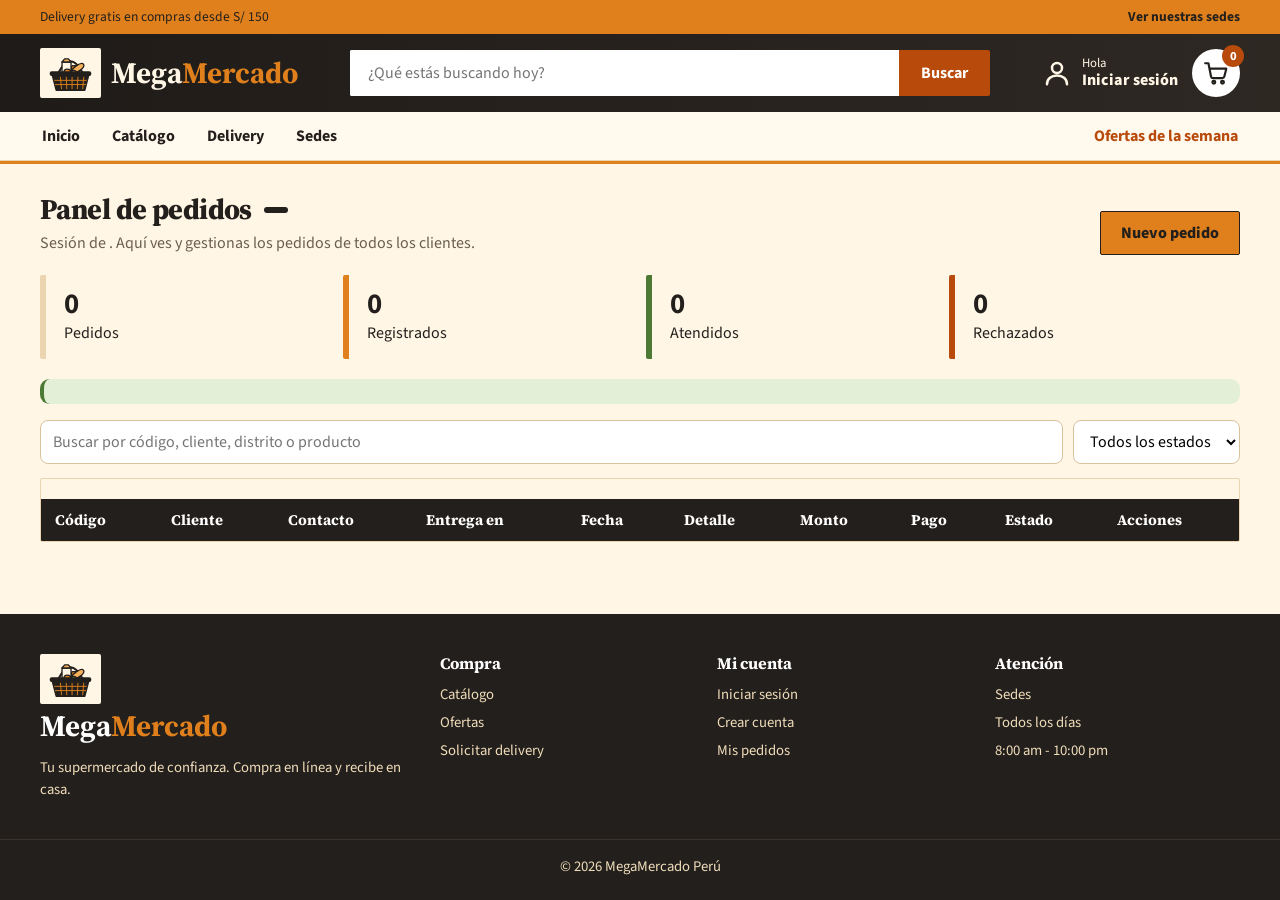
<file: panel.html>
<!doctype html>
<html lang="es">
  <head>
    <meta charset="utf-8" />
    <meta name="viewport" content="width=device-width, initial-scale=1" />
    <title>Panel de pedidos | MegaMercado</title>
    <meta
      name="description"
      content="Panel de pedidos en MegaMercado, tu supermercado en línea."
    />
    <link rel="preconnect" href="https://fonts.googleapis.com" />
    <link rel="preconnect" href="https://fonts.gstatic.com" crossorigin />
    <link
      href="https://fonts.googleapis.com/css2?family=Source+Serif+4:wght@600;700&amp;family=Source+Sans+3:wght@400;500;600;700&amp;display=swap"
      rel="stylesheet"
    />
    <link rel="stylesheet" href="css/panel.css" />
  </head>
  <body>
    <div class="topbar">
      <div class="contenedor">
        <p>Delivery gratis en compras desde S/ 150</p>
        <a href="contacto.html">Ver nuestras sedes</a>
      </div>
    </div>
    <header class="header">
      <div class="contenedor header__main">
        <a class="logo" href="index.html" aria-label="MegaMercado, ir al inicio"
          ><img
            src="img/logo-cesta.svg"
            alt=""
            width="62"
            height="50"
          />Mega<span>Mercado</span></a
        >
        <form
          class="buscador"
          role="search"
          action="catalogo.html"
          method="get"
        >
          <label class="sr-only" for="q">Buscar productos</label>
          <input
            id="q"
            name="q"
            type="search"
            placeholder="¿Qué estás buscando hoy?"
          />
          <button type="submit">Buscar</button>
        </form>
        <div class="header__acciones">
          <a class="cuenta" id="enlaceCuenta" href="login.html"
            ><svg
              viewBox="0 0 24 24"
              fill="none"
              stroke="currentColor"
              stroke-width="2"
              stroke-linecap="round"
              stroke-linejoin="round"
              aria-hidden="true"
            >
              <circle cx="12" cy="8" r="4" />
              <path d="M4 21c0-4.4 3.6-7 8-7s8 2.6 8 7" /></svg
            ><span
              ><span class="cuenta__saludo">Hola</span
              ><span class="cuenta__accion">Iniciar sesión</span></span
            ></a
          >
          <button type="button" class="salir" id="botonSalir" hidden>
            Salir
          </button>
          <a class="carrito" href="registro.html" aria-label="Mi pedido"
            ><span class="sr-only">Productos en mi pedido:</span
            ><svg
              viewBox="0 0 24 24"
              fill="none"
              stroke="currentColor"
              stroke-width="2"
              stroke-linecap="round"
              stroke-linejoin="round"
              aria-hidden="true"
            >
              <path
                d="M2 3h3l2.4 12.2a2 2 0 0 0 2 1.6h8.3a2 2 0 0 0 2-1.5L21.5 8H6"
              />
              <circle cx="10" cy="20.5" r="1.3" />
              <circle cx="18" cy="20.5" r="1.3" /></svg
            ><span class="carrito__contador" id="contadorCarrito">0</span></a
          >
        </div>
      </div>
      <nav class="nav" aria-label="Principal">
        <div class="contenedor">
          <ul>
            <li><a href="index.html">Inicio</a></li>
            <li><a href="catalogo.html">Catálogo</a></li>
            <li><a href="registro.html">Delivery</a></li>
            <li><a href="contacto.html">Sedes</a></li>
            <li>
              <a class="nav__oferta" href="catalogo.html?cat=ofertas"
                >Ofertas de la semana</a
              >
            </li>
          </ul>
        </div>
      </nav>
    </header>
    <main id="contenido">
      <div class="contenedor pagina">
        <div class="pagina__cab">
          <div>
            <h1>Panel de pedidos <span class="rol" id="rolUsuario"></span></h1>
            <p class="pagina__sub">
              Sesión de <strong id="nombreUsuario"></strong>. Aquí ves y
              gestionas los pedidos de todos los clientes.
            </p>
          </div>
          <button type="button" class="btn btn--primario" id="btnNuevo">
            Nuevo pedido
          </button>
        </div>
        <div class="resumen-cifras" aria-label="Resumen">
          <div class="cifra"><strong id="cifraTotal">0</strong>Pedidos</div>
          <div class="cifra cifra--registrado">
            <strong id="cifraRegistrado">0</strong>Registrados
          </div>
          <div class="cifra cifra--atendido">
            <strong id="cifraAtendido">0</strong>Atendidos
          </div>
          <div class="cifra cifra--rechazado">
            <strong id="cifraRechazado">0</strong>Rechazados
          </div>
        </div>
        <p class="aviso-turno" id="avisoTurno" role="status"></p>
        <p id="avisoError" class="aviso aviso--error" role="alert" hidden></p>
        <div class="herramientas">
          <label class="sr-only" for="buscar">Buscar pedidos</label>
          <input
            id="buscar"
            type="search"
            placeholder="Buscar por código, cliente, distrito o producto"
          />
          <label class="sr-only" for="filtroEstado">Filtrar por estado</label>
          <select id="filtroEstado">
            <option value="">Todos los estados</option>
            <option value="registrado">Registrado</option>
            <option value="atendido">Atendido</option>
            <option value="rechazado">Rechazado</option>
          </select>
        </div>
        <div class="tabla-scroll">
          <table>
            <caption id="conteoTabla" role="status"></caption>
            <thead>
              <tr>
                <th scope="col">Código</th>
                <th scope="col">Cliente</th>
                <th scope="col">Contacto</th>
                <th scope="col">Entrega en</th>
                <th scope="col">Fecha</th>
                <th scope="col">Detalle</th>
                <th scope="col">Monto</th>
                <th scope="col">Pago</th>
                <th scope="col">Estado</th>
                <th scope="col">Acciones</th>
              </tr>
            </thead>
            <tbody id="tablaCuerpo"></tbody>
          </table>
        </div>
      </div>

      <dialog id="dlgRegistro" aria-labelledby="tituloDialogo">
        <div class="dialogo__cab"><h2 id="tituloDialogo"></h2></div>
        <form id="formRegistro" novalidate>
          <div class="dialogo__cuerpo">
            <p id="avisoPagado" class="aviso aviso--info" role="status" hidden>
              Este pedido ya fue pagado: el peso y el monto no se pueden
              cambiar.
            </p>
            <fieldset class="grupo">
              <legend>Contacto y dirección</legend>
              <div class="form-grid">
                <div class="campo ancho">
                  <label for="p-nombre_contacto">Nombre de quien recibe</label>
                  <input
                    id="p-nombre_contacto"
                    name="nombre_contacto"
                    type="text"
                    aria-describedby="p-nombre_contacto-err"
                    required
                    autocomplete="name"
                    maxlength="120"
                  />
                  <p
                    class="campo__error"
                    id="p-nombre_contacto-err"
                    data-error-for="nombre_contacto"
                    role="alert"
                  ></p>
                </div>
                <div class="campo">
                  <label for="p-telefono">Celular</label>
                  <input
                    id="p-telefono"
                    name="telefono"
                    type="tel"
                    aria-describedby="p-telefono-err"
                    required
                    inputmode="numeric"
                    maxlength="9"
                    autocomplete="tel-national"
                    placeholder="9XXXXXXXX"
                  />
                  <p
                    class="campo__error"
                    id="p-telefono-err"
                    data-error-for="telefono"
                    role="alert"
                  ></p>
                </div>
                <div class="campo">
                  <label for="p-distrito">Distrito</label>
                  <input
                    id="p-distrito"
                    name="distrito"
                    type="text"
                    aria-describedby="p-distrito-err"
                    required
                    maxlength="80"
                  />
                  <p
                    class="campo__error"
                    id="p-distrito-err"
                    data-error-for="distrito"
                    role="alert"
                  ></p>
                </div>
                <div class="campo ancho">
                  <label for="p-direccion">Dirección de entrega</label>
                  <input
                    id="p-direccion"
                    name="direccion"
                    type="text"
                    aria-describedby="p-direccion-err"
                    required
                    maxlength="200"
                    autocomplete="street-address"
                  />
                  <p
                    class="campo__error"
                    id="p-direccion-err"
                    data-error-for="direccion"
                    role="alert"
                  ></p>
                </div>
                <div class="campo ancho">
                  <label for="p-referencia">Referencia (opcional)</label>
                  <input
                    id="p-referencia"
                    name="referencia"
                    type="text"
                    aria-describedby="p-referencia-err"
                    maxlength="200"
                    placeholder="Frente al parque, casa de reja negra…"
                  />
                  <p
                    class="campo__error"
                    id="p-referencia-err"
                    data-error-for="referencia"
                    role="alert"
                  ></p>
                </div>
              </div>
            </fieldset>
            <fieldset class="grupo">
              <legend>Pedido y delivery</legend>
              <div class="form-grid">
                <div class="campo">
                  <label for="p-sede_atencion">Sede que atiende</label>
                  <select
                    id="p-sede_atencion"
                    name="sede_atencion"
                    required
                    aria-describedby="p-sede_atencion-err"
                  >
                    <option value="">Elige una opción</option>
                    <option value="Sede Central">Sede Central</option>
                    <option value="Sede Norte">Sede Norte</option>
                  </select>
                  <p
                    class="campo__error"
                    id="p-sede_atencion-err"
                    data-error-for="sede_atencion"
                    role="alert"
                  ></p>
                </div>
                <div class="campo">
                  <label for="p-fecha_entrega">Fecha de entrega</label>
                  <input
                    id="p-fecha_entrega"
                    name="fecha_entrega"
                    type="date"
                    aria-describedby="p-fecha_entrega-err"
                    required
                  />
                  <p
                    class="campo__error"
                    id="p-fecha_entrega-err"
                    data-error-for="fecha_entrega"
                    role="alert"
                  ></p>
                </div>
                <div class="campo">
                  <label for="p-franja_horaria">Franja horaria</label>
                  <select
                    id="p-franja_horaria"
                    name="franja_horaria"
                    required
                    aria-describedby="p-franja_horaria-err"
                  >
                    <option value="">Elige una opción</option>
                    <option value="8:00 - 12:00">8:00 - 12:00</option>
                    <option value="12:00 - 16:00">12:00 - 16:00</option>
                    <option value="16:00 - 20:00">16:00 - 20:00</option>
                  </select>
                  <p
                    class="campo__error"
                    id="p-franja_horaria-err"
                    data-error-for="franja_horaria"
                    role="alert"
                  ></p>
                </div>
                <div class="campo ancho">
                  <label for="p-detalle_pedido">Productos del pedido</label>
                  <textarea
                    id="p-detalle_pedido"
                    name="detalle_pedido"
                    required
                    aria-describedby="p-detalle_pedido-err"
                    maxlength="1000"
                  ></textarea>
                  <p
                    class="campo__error"
                    id="p-detalle_pedido-err"
                    data-error-for="detalle_pedido"
                    role="alert"
                  ></p>
                </div>
                <div class="campo">
                  <label for="p-peso_kg">Peso estimado (kg)</label>
                  <input
                    id="p-peso_kg"
                    name="peso_kg"
                    type="number"
                    aria-describedby="p-peso_kg-err"
                    required
                    min="0.1"
                    max="100"
                    step="0.1"
                    inputmode="decimal"
                  />
                  <p
                    class="campo__error"
                    id="p-peso_kg-err"
                    data-error-for="peso_kg"
                    role="alert"
                  ></p>
                </div>
                <div class="campo">
                  <label
                    ><input type="checkbox" name="incluye_congelados" /> Incluye
                    productos congelados</label
                  >
                </div>
                <div class="campo">
                  <label for="p-estado">Estado</label>
                  <select
                    id="p-estado"
                    name="estado"
                    required
                    aria-describedby="p-estado-err"
                  >
                    <option value="registrado">registrado</option>
                    <option value="atendido">atendido</option>
                    <option value="rechazado">rechazado</option>
                  </select>
                  <p
                    class="campo__error"
                    id="p-estado-err"
                    data-error-for="estado"
                    role="alert"
                  ></p>
                </div>
                <div class="campo ancho">
                  <p>
                    Costo de delivery:
                    <output id="monto-estimado" aria-live="polite"
                      >S/ 0.00</output
                    >
                  </p>
                </div>
              </div>
            </fieldset>
          </div>
          <div class="dialogo__pie">
            <button type="button" class="btn btn--borde" id="btnCancelar">
              Cancelar</button
            ><button type="submit" class="btn btn--primario">Guardar</button>
          </div>
        </form>
      </dialog>

      <dialog
        id="dlgEliminar"
        class="dialogo--peligro"
        aria-labelledby="t-elim"
      >
        <div class="dialogo__cab"><h2 id="t-elim">Eliminar pedido</h2></div>
        <p id="textoEliminar"></p>
        <div class="dialogo__pie">
          <button type="button" class="btn btn--borde" id="btnNoEliminar">
            Cancelar</button
          ><button type="button" class="btn btn--peligro" id="btnSiEliminar">
            Sí, eliminar
          </button>
        </div>
      </dialog>
    </main>
    <footer class="footer">
      <div class="contenedor footer__cols">
        <div>
          <a class="logo" href="index.html"
            ><img
              src="img/logo-cesta.svg"
              alt=""
              width="62"
              height="50"
            />Mega<span>Mercado</span></a
          >
          <p>Tu supermercado de confianza. Compra en línea y recibe en casa.</p>
        </div>
        <div>
          <h2>Compra</h2>
          <ul>
            <li><a href="catalogo.html">Catálogo</a></li>
            <li><a href="catalogo.html?cat=ofertas">Ofertas</a></li>
            <li><a href="registro.html">Solicitar delivery</a></li>
          </ul>
        </div>
        <div>
          <h2>Mi cuenta</h2>
          <ul>
            <li><a href="login.html">Iniciar sesión</a></li>
            <li><a href="login.html#cuenta">Crear cuenta</a></li>
            <li><a href="consulta.html">Mis pedidos</a></li>
          </ul>
        </div>
        <div>
          <h2>Atención</h2>
          <ul>
            <li><a href="contacto.html">Sedes</a></li>
            <li>Todos los días</li>
            <li>8:00 am - 10:00 pm</li>
          </ul>
        </div>
      </div>
      <p class="footer__copy">© 2026 MegaMercado Perú</p>
    </footer>
    <script type="module" src="js/auth/sesion-ui.js"></script>
    <script type="module" src="js/panel/panel.js"></script>
  </body>
</html>
</file>
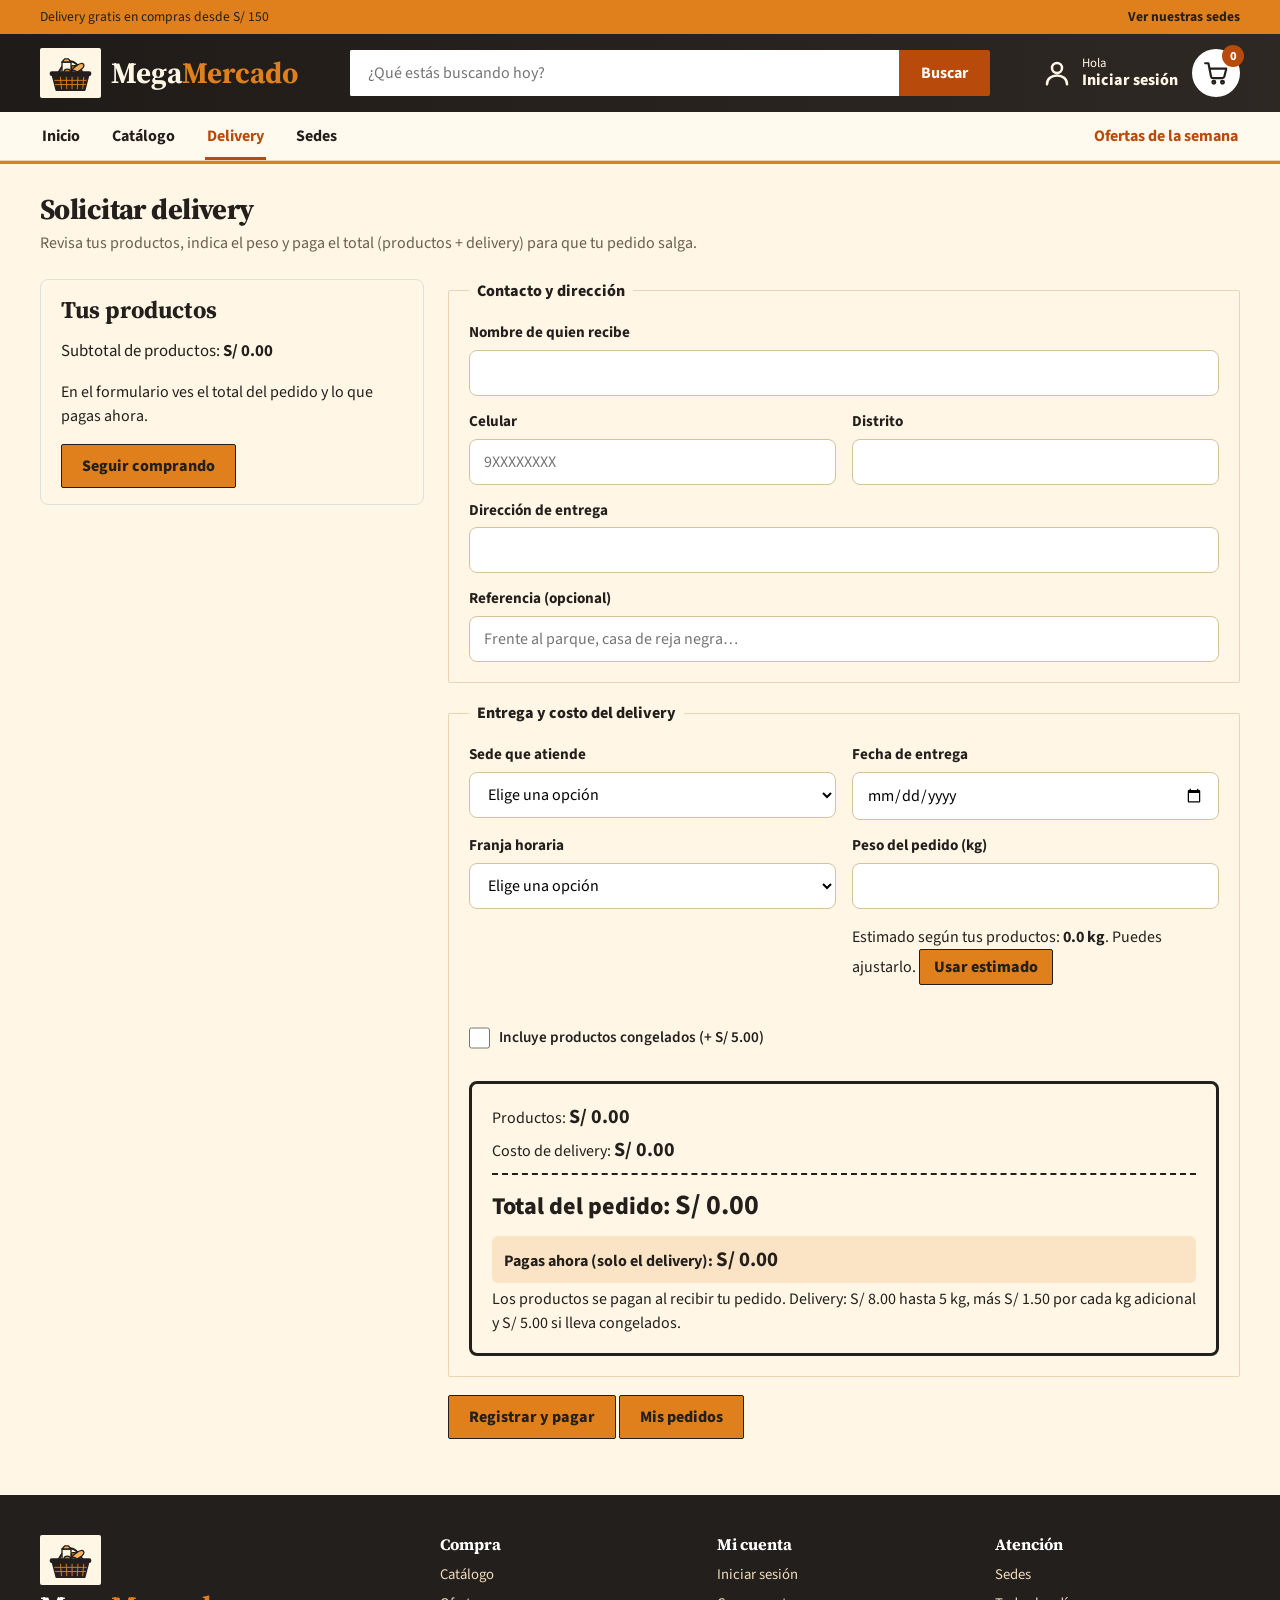
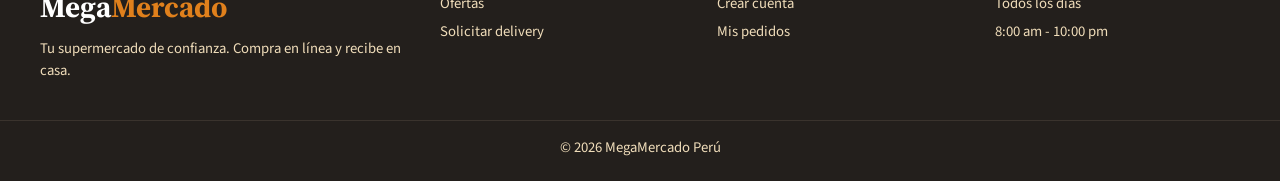
<file: registro.html>
<!doctype html>
<html lang="es">
  <head>
    <meta charset="utf-8" />
    <meta name="viewport" content="width=device-width, initial-scale=1" />
    <title>Solicitar delivery | MegaMercado</title>
    <meta name="description" content="Solicitar delivery en MegaMercado, tu supermercado en línea." />
    <link rel="preconnect" href="https://fonts.googleapis.com" />
    <link rel="preconnect" href="https://fonts.gstatic.com" crossorigin />
    <link href="https://fonts.googleapis.com/css2?family=Source+Serif+4:wght@600;700&amp;family=Source+Sans+3:wght@400;500;600;700&amp;display=swap" rel="stylesheet" />
    <link rel="stylesheet" href="css/registro.css" />
  </head>
  <body>
    <div class="topbar">
      <div class="contenedor">
        <p>Delivery gratis en compras desde S/ 150</p>
        <a href="contacto.html">Ver nuestras sedes</a>
      </div>
    </div>
    <header class="header">
      <div class="contenedor header__main">
        <a class="logo" href="index.html" aria-label="MegaMercado, ir al inicio"><img src="img/logo-cesta.svg" alt="" width="62" height="50" />Mega<span>Mercado</span></a>
        <form class="buscador" role="search" action="catalogo.html" method="get">
          <label class="sr-only" for="q">Buscar productos</label>
          <input id="q" name="q" type="search" placeholder="¿Qué estás buscando hoy?" />
          <button type="submit">Buscar</button>
        </form>
        <div class="header__acciones">
          <a class="cuenta" id="enlaceCuenta" href="login.html"><svg viewBox="0 0 24 24" fill="none" stroke="currentColor" stroke-width="2" stroke-linecap="round" stroke-linejoin="round" aria-hidden="true"><circle cx="12" cy="8" r="4" /><path d="M4 21c0-4.4 3.6-7 8-7s8 2.6 8 7" /></svg><span><span class="cuenta__saludo">Hola</span><span class="cuenta__accion">Iniciar sesión</span></span></a>
          <button type="button" class="salir" id="botonSalir" hidden>Salir</button>
          <a class="carrito" href="registro.html" aria-label="Mi pedido"><span class="sr-only">Productos en mi pedido:</span><svg viewBox="0 0 24 24" fill="none" stroke="currentColor" stroke-width="2" stroke-linecap="round" stroke-linejoin="round" aria-hidden="true"><path d="M2 3h3l2.4 12.2a2 2 0 0 0 2 1.6h8.3a2 2 0 0 0 2-1.5L21.5 8H6" /><circle cx="10" cy="20.5" r="1.3" /><circle cx="18" cy="20.5" r="1.3" /></svg><span class="carrito__contador" id="contadorCarrito">0</span></a>
        </div>
      </div>
      <nav class="nav" aria-label="Principal">
        <div class="contenedor">
          <ul>
            <li><a href="index.html">Inicio</a></li>
            <li><a href="catalogo.html">Catálogo</a></li>
            <li><a href="registro.html" aria-current="page">Delivery</a></li>
            <li><a href="contacto.html">Sedes</a></li>
            <li><a class="nav__oferta" href="catalogo.html?cat=ofertas">Ofertas de la semana</a></li>
          </ul>
        </div>
      </nav>
    </header>
    <main id="contenido">
      <div class="contenedor pagina">
        <h1>Solicitar delivery</h1>
        <p class="pagina__sub">Revisa tus productos, indica el peso y paga el total (productos + delivery) para que tu pedido salga.</p>
        <p id="avisoRegistro" class="aviso aviso--error" role="alert" hidden></p>

        <div class="registro-layout">
          <section class="carrito-resumen" aria-labelledby="t-carrito">
            <h2 id="t-carrito">Tus productos</h2>
            <p id="carritoVacio" class="carrito-vacio" hidden>
              Tu pedido no tiene productos. <a href="catalogo.html">Ir al catálogo</a>
            </p>
            <ul id="listaCarrito" class="lista-carrito"></ul>
            <p class="subtotal">Subtotal de productos: <strong id="subtotalProductos">S/ 0.00</strong></p>
            <p class="meta">En el formulario ves el total del pedido y lo que pagas ahora.</p>
            <a class="btn btn--borde" href="catalogo.html">Seguir comprando</a>
          </section>

          <form id="formRegistro">
            <fieldset class="grupo">
              <legend>Contacto y dirección</legend>
              <div class="form-grid">
                <div class="campo ancho">
                  <label for="r-nombre_contacto">Nombre de quien recibe</label>
                  <input id="r-nombre_contacto" name="nombre_contacto" type="text" required minlength="3" maxlength="120" autocomplete="name" />
                </div>
                <div class="campo">
                  <label for="r-telefono">Celular</label>
                  <input id="r-telefono" name="telefono" type="tel" required inputmode="numeric" maxlength="9" pattern="9[0-9]{8}" title="9 dígitos, empieza con 9" autocomplete="tel-national" placeholder="9XXXXXXXX" />
                </div>
                <div class="campo">
                  <label for="r-distrito">Distrito</label>
                  <input id="r-distrito" name="distrito" type="text" required maxlength="80" />
                </div>
                <div class="campo ancho">
                  <label for="r-direccion">Dirección de entrega</label>
                  <input id="r-direccion" name="direccion" type="text" required maxlength="200" autocomplete="street-address" />
                </div>
                <div class="campo ancho">
                  <label for="r-referencia">Referencia (opcional)</label>
                  <input id="r-referencia" name="referencia" type="text" maxlength="200" placeholder="Frente al parque, casa de reja negra…" />
                </div>
              </div>
            </fieldset>

            <fieldset class="grupo">
              <legend>Entrega y costo del delivery</legend>
              <div class="form-grid">
                <div class="campo">
                  <label for="r-sede_atencion">Sede que atiende</label>
                  <select id="r-sede_atencion" name="sede_atencion" required>
                    <option value="">Elige una opción</option>
                    <option value="Sede Central">Sede Central</option>
                    <option value="Sede Norte">Sede Norte</option>
                  </select>
                </div>
                <div class="campo">
                  <label for="r-fecha_entrega">Fecha de entrega</label>
                  <input id="r-fecha_entrega" name="fecha_entrega" type="date" required />
                </div>
                <div class="campo">
                  <label for="r-franja_horaria">Franja horaria</label>
                  <select id="r-franja_horaria" name="franja_horaria" required>
                    <option value="">Elige una opción</option>
                    <option value="8:00 - 12:00">8:00 - 12:00</option>
                    <option value="12:00 - 16:00">12:00 - 16:00</option>
                    <option value="16:00 - 20:00">16:00 - 20:00</option>
                  </select>
                </div>
                <div class="campo">
                  <label for="r-peso_kg">Peso del pedido (kg)</label>
                  <input id="r-peso_kg" name="peso_kg" type="number" required min="0.1" max="100" step="0.1" inputmode="decimal" aria-describedby="ayuda-peso" />
                  <p id="ayuda-peso" class="meta">
                    Estimado según tus productos: <strong id="pesoEstimado">0.0 kg</strong>. Puedes ajustarlo.
                    <button type="button" class="btn btn--chico btn--borde" id="usarEstimado">Usar estimado</button>
                  </p>
                </div>
                <div class="campo ancho">
                  <label class="check"><input type="checkbox" name="incluye_congelados" /> Incluye productos congelados (+ S/ 5.00)</label>
                </div>
                <div class="campo ancho cotizacion" aria-live="polite">
                  <p>Productos: <output id="cotiz-productos">S/ 0.00</output></p>
                  <p>Costo de delivery: <output id="monto-estimado">S/ 0.00</output></p>
                  <p class="cotizacion__total">Total del pedido: <output id="total-estimado">S/ 0.00</output></p>
                  <p class="pagas-ahora">Pagas ahora (solo el delivery): <output id="pagas-ahora">S/ 0.00</output></p>
                  <p class="meta">Los productos se pagan al recibir tu pedido. Delivery: S/ 8.00 hasta 5 kg, más S/ 1.50 por cada kg adicional y S/ 5.00 si lleva congelados.</p>
                </div>
              </div>
            </fieldset>

            <div class="acciones-form">
              <button type="submit" class="btn btn--primario" id="botonEnviar">Registrar y pagar</button>
              <a class="btn btn--borde" href="consulta.html">Mis pedidos</a>
            </div>
          </form>
        </div>
      </div>
    </main>
    <footer class="footer">
      <div class="contenedor footer__cols">
        <div>
          <a class="logo" href="index.html"><img src="img/logo-cesta.svg" alt="" width="62" height="50" />Mega<span>Mercado</span></a>
          <p>Tu supermercado de confianza. Compra en línea y recibe en casa.</p>
        </div>
        <div>
          <h2>Compra</h2>
          <ul>
            <li><a href="catalogo.html">Catálogo</a></li>
            <li><a href="catalogo.html?cat=ofertas">Ofertas</a></li>
            <li><a href="registro.html">Solicitar delivery</a></li>
          </ul>
        </div>
        <div>
          <h2>Mi cuenta</h2>
          <ul>
            <li><a href="login.html">Iniciar sesión</a></li>
            <li><a href="login.html#cuenta">Crear cuenta</a></li>
            <li><a href="consulta.html">Mis pedidos</a></li>
          </ul>
        </div>
        <div>
          <h2>Atención</h2>
          <ul>
            <li><a href="contacto.html">Sedes</a></li>
            <li>Todos los días</li>
            <li>8:00 am - 10:00 pm</li>
          </ul>
        </div>
      </div>
      <p class="footer__copy">© 2026 MegaMercado Perú</p>
    </footer>
    <script type="module" src="js/auth/sesion-ui.js"></script>
    <script type="module" src="js/registro/registro.js"></script>
  </body>
</html>
</file>
<file: css/actualizar.css>
:root {
  --acento: #E0801C;
  --acento-suave: #FFE7C2;
  --primario: #B84A0B;
  --primario-osc: #8A3407;
  --primario-suave: #FBE0CC;
  --tinta: #231F1C;
  --gris-50: #FFF6E6;
  --gris-100: #FBEBD0;
  --gris-200: #EBD5B0;
  --gris-500: #6B5E50;
  --verde: #4C7A34;
  --verde-suave: #E3EFD6;
  --radio: 4px;
  --ancho: 1240px;
}

*,
*::before,
*::after {
  box-sizing: border-box;
}

html {
  scroll-behavior: smooth;
}

body {
  margin: 0;
  font-family: 'Source Sans 3', system-ui, 'Segoe UI', Arial, sans-serif;
  color: var(--tinta);
  background: #fff;
  line-height: 1.5;
  min-height: 100vh;
  display: flex;
  flex-direction: column;
}

main {
  flex: 1;
}

img {
  max-width: 100%;
  display: block;
}

a {
  color: inherit;
}

h1,
h2,
h3 {
  line-height: 1.2;
  margin: 0;
}

.sr-only {
  position: absolute;
  width: 1px;
  height: 1px;
  overflow: hidden;
  clip: rect(0 0 0 0);
  white-space: nowrap;
}

:focus-visible {
  outline: 3px solid var(--primario);
  outline-offset: 2px;
}

.contenedor {
  max-width: var(--ancho);
  margin: 0 auto;
  padding: 0 20px;
}

.topbar {
  background: var(--tinta);
  color: #fff;
  font-size: .85rem;
}

.topbar .contenedor {
  display: flex;
  justify-content: space-between;
  gap: 12px;
  padding-top: 7px;
  padding-bottom: 7px;
}

.topbar p {
  margin: 0;
}

.topbar a {
  color: var(--acento);
  font-weight: 700;
  text-decoration: none;
}

.topbar a:hover {
  text-decoration: underline;
}

.header {
  background: var(--acento);
  position: sticky;
  top: 0;
  z-index: 50;
}

.header__main {
  display: grid;
  grid-template-columns: auto 1fr auto;
  gap: 24px;
  align-items: center;
  padding-top: 14px;
  padding-bottom: 14px;
}

.logo {
  font-size: 1.85rem;
  font-weight: 800;
  letter-spacing: -.03em;
  text-decoration: none;
}

.logo span {
  color: var(--primario);
}

.buscador {
  display: flex;
  max-width: 640px;
  width: 100%;
  justify-self: center;
}

.buscador input {
  flex: 1;
  min-width: 0;
  height: 46px;
  border: 2px solid #fff;
  border-right: 0;
  border-radius: 8px 0 0 8px;
  padding: 0 16px;
  font: inherit;
}

.buscador button {
  height: 46px;
  padding: 0 22px;
  border: 0;
  border-radius: 0 8px 8px 0;
  background: var(--primario);
  color: #fff;
  font: inherit;
  font-weight: 700;
  cursor: pointer;
}

.buscador button:hover {
  background: var(--primario-osc);
}

.cuenta {
  display: flex;
  align-items: center;
  gap: 10px;
  text-decoration: none;
  line-height: 1.2;
}

.cuenta svg {
  width: 30px;
  height: 30px;
  flex: none;
}

.cuenta__saludo {
  display: block;
  font-size: .8rem;
}

.cuenta__accion {
  display: block;
  font-weight: 800;
}

.salir {
  background: none;
  border: 0;
  font: inherit;
  font-size: .85rem;
  font-weight: 700;
  text-decoration: underline;
  cursor: pointer;
  padding: 4px;
}

.salir[hidden] {
  display: none;
}

.carrito {
  position: relative;
  display: grid;
  place-items: center;
  width: 48px;
  height: 48px;
  background: #fff;
  border-radius: 50%;
  text-decoration: none;
}

.carrito svg {
  width: 26px;
  height: 26px;
}

.carrito__contador {
  position: absolute;
  top: -4px;
  right: -4px;
  min-width: 22px;
  height: 22px;
  padding: 0 5px;
  border-radius: 11px;
  background: var(--primario);
  color: #fff;
  font-size: .78rem;
  font-weight: 800;
  display: grid;
  place-items: center;
}

.header__acciones {
  display: flex;
  align-items: center;
  gap: 14px;
}

.nav {
  background: #fff;
  border-bottom: 1px solid var(--gris-200);
}

.nav ul {
  list-style: none;
  margin: 0;
  padding: 0;
  display: flex;
  gap: 28px;
  overflow-x: auto;
}

.nav a {
  display: block;
  padding: 12px 2px 9px;
  font-weight: 700;
  text-decoration: none;
  border-bottom: 3px solid transparent;
  white-space: nowrap;
}

.nav a:hover {
  border-bottom-color: var(--acento);
}

.nav a[aria-current="page"] {
  border-bottom-color: var(--primario);
  color: var(--primario);
}

.nav .nav__oferta {
  color: var(--primario);
  margin-left: auto;
}

.nav li:last-child {
  margin-left: auto;
}

.btn {
  display: inline-flex;
  align-items: center;
  justify-content: center;
  gap: 8px;
  min-height: 44px;
  padding: 0 20px;
  border: 2px solid var(--acento);
  border-radius: 8px;
  background: var(--acento);
  color: var(--tinta);
  font: inherit;
  font-weight: 800;
  text-decoration: none;
  cursor: pointer;
  transition: background .15s, border-color .15s;
}

.btn:hover {
  background: #D9740F;
  border-color: #D9740F;
}

.btn--primario {
  background: var(--primario);
  border-color: var(--primario);
  color: #fff;
}

.btn--primario:hover {
  background: var(--primario-osc);
  border-color: var(--primario-osc);
}

.btn--borde {
  background: #fff;
  border-color: var(--gris-200);
}

.btn--borde:hover {
  background: var(--gris-50);
  border-color: var(--tinta);
}

.btn--bloque {
  width: 100%;
}

.btn--chico {
  min-height: 36px;
  padding: 0 14px;
  font-size: .9rem;
}

.btn[disabled] {
  opacity: .55;
  cursor: not-allowed;
}

.estado {
  display: inline-block;
  padding: 3px 10px;
  border-radius: 999px;
  font-size: .8rem;
  font-weight: 800;
}

.estado--registrado {
  background: var(--acento-suave);
  color: #6B3A06;
}

.estado--atendido {
  background: var(--verde-suave);
  color: #3B6129;
}

.estado--rechazado {
  background: var(--primario-suave);
  color: var(--primario-osc);
}

@keyframes confirmar {
  0% {
    transform: scale(.8);
    opacity: 0;
  }

  60% {
    transform: scale(1.04);
    opacity: 1;
  }

  100% {
    transform: scale(1);
  }
}

.exito {
  animation: confirmar .45s ease-out both;
}

#toast {
  position: fixed;
  left: 50%;
  bottom: 24px;
  transform: translateX(-50%);
  z-index: 100;
  display: grid;
  gap: 8px;
}

.toast {
  background: var(--tinta);
  color: #fff;
  padding: 12px 20px;
  border-radius: 8px;
  font-weight: 700;
  border-left: 6px solid var(--verde);
  box-shadow: 0 6px 20px rgba(0, 0, 0, .25);
}

.toast--error {
  border-left-color: var(--primario);
}

.footer {
  background: var(--tinta);
  color: #F0DDBA;
  margin-top: 56px;
}

.footer__cols {
  display: grid;
  grid-template-columns: 1.5fr 1fr 1fr 1fr;
  gap: 32px;
  padding-top: 40px;
  padding-bottom: 32px;
}

.footer h2 {
  font-size: 1rem;
  color: #fff;
  margin-bottom: 10px;
}

.footer p,
.footer li {
  font-size: .92rem;
  margin: 0 0 6px;
}

.footer ul {
  list-style: none;
  margin: 0;
  padding: 0;
}

.footer a {
  text-decoration: none;
}

.footer a:hover {
  color: var(--acento);
  text-decoration: underline;
}

.footer .logo {
  display: inline-block;
  margin-bottom: 8px;
  color: #fff;
}

.footer__copy {
  border-top: 1px solid #3A332D;
  text-align: center;
  padding: 16px 20px;
  font-size: .9rem;
}

@media (max-width: 860px) {
  .header__main {
    grid-template-columns: 1fr auto;
    gap: 12px;
  }

  .buscador {
    grid-column: 1 / -1;
    grid-row: 2;
    max-width: none;
  }

  .cuenta__saludo,
  .cuenta__accion {
    display: none;
  }

  .topbar a {
    display: none;
  }

  .footer__cols {
    grid-template-columns: 1fr 1fr;
  }
}

@media (max-width: 520px) {
  .footer__cols {
    grid-template-columns: 1fr;
  }
}

@media (prefers-reduced-motion: reduce) {

  *,
  *::before,
  *::after {
    animation-duration: .01ms !important;
    transition-duration: .01ms !important;
    scroll-behavior: auto !important;
  }
}

[hidden] {
  display: none !important;
}

.campo {
  margin-bottom: 14px;
}

.campo label {
  display: block;
  font-weight: 700;
  margin-bottom: 6px;
  font-size: .95rem;
}

.campo input,
.campo select,
.campo textarea {
  width: 100%;
  min-height: 46px;
  padding: 10px 14px;
  border: 1px solid #D8C29B;
  border-radius: 8px;
  font: inherit;
  background: #fff;
}

.campo textarea {
  min-height: 96px;
  resize: vertical;
}

.campo input:focus,
.campo select:focus,
.campo textarea:focus {
  border-color: var(--primario);
  outline: 2px solid var(--primario-suave);
}

.campo input:disabled,
.campo select:disabled,
.campo textarea:disabled {
  background: var(--gris-100);
  color: var(--gris-500);
}

.campo [aria-invalid="true"] {
  border-color: var(--primario);
  background: var(--primario-suave);
}

.campo__error {
  margin: 4px 0 0;
  font-size: .85rem;
  font-weight: 700;
  color: var(--primario-osc);
}

.form-grid {
  display: grid;
  grid-template-columns: 1fr 1fr;
  gap: 0 16px;
}

.form-grid .ancho {
  grid-column: 1 / -1;
}

fieldset.grupo {
  border: 1px solid var(--gris-200);
  border-radius: var(--radio);
  padding: 18px 20px 6px;
  margin: 0 0 18px;
  min-width: 0;
}

fieldset.grupo legend {
  font-weight: 800;
  padding: 0 8px;
}

.aviso {
  padding: 12px 14px;
  border-radius: 8px;
  margin-bottom: 16px;
  font-weight: 700;
}

.aviso[hidden] {
  display: none;
}

.aviso--error {
  background: var(--primario-suave);
  color: var(--primario-osc);
}

.aviso--info {
  background: var(--acento-suave);
  color: #6B3A06;
}

@media (max-width: 620px) {
  .form-grid {
    grid-template-columns: 1fr;
  }
}

.pagina {
  margin-top: 28px;
}

.pagina h1 {
  font-size: 1.8rem;
  font-weight: 800;
  letter-spacing: -.02em;
}

.pagina__sub {
  margin: 4px 0 24px;
  color: var(--gris-500);
}

.pedido {
  display: grid;
  grid-template-columns: 1fr 360px;
  gap: 28px;
  align-items: start;
}

.resumen {
  position: sticky;
  top: 150px;
  border: 1px solid var(--gris-200);
  border-radius: var(--radio);
  padding: 20px;
  background: var(--gris-50);
}

.resumen h2 {
  font-size: 1.15rem;
  margin-bottom: 12px;
}

.resumen ul {
  list-style: none;
  margin: 0 0 12px;
  padding: 0;
  display: grid;
  gap: 8px;
}

.resumen li {
  display: flex;
  justify-content: space-between;
  gap: 10px;
  font-size: .95rem;
}

.resumen dl {
  margin: 0;
  border-top: 1px solid var(--gris-200);
  padding-top: 10px;
  display: grid;
  gap: 4px;
}

.resumen dl div {
  display: flex;
  justify-content: space-between;
}

.resumen dt,
.resumen dd {
  margin: 0;
}

.resumen .total {
  font-size: 1.25rem;
  font-weight: 800;
  padding-top: 6px;
}

.resumen .vacio-msg {
  color: var(--gris-500);
  margin: 0 0 12px;
}

.resumen small {
  display: block;
  margin-top: 10px;
  color: var(--gris-500);
}

.confirmacion {
  max-width: 560px;
  margin: 40px auto;
  text-align: center;
  padding: 36px 28px;
  border: 2px solid var(--verde);
  border-radius: 6px;
  background: var(--verde-suave);
}

.confirmacion[hidden] {
  display: none;
}

.confirmacion h2 {
  font-size: 1.6rem;
}

.confirmacion .codigo {
  display: inline-block;
  margin: 14px 0;
  padding: 10px 22px;
  background: #fff;
  border: 2px dashed var(--verde);
  border-radius: 8px;
  font-size: 1.6rem;
  font-weight: 800;
  letter-spacing: .04em;
}

.confirmacion .acciones {
  display: flex;
  gap: 10px;
  justify-content: center;
  flex-wrap: wrap;
  margin-top: 12px;
}

@media (max-width: 900px) {
  .pedido {
    grid-template-columns: 1fr;
  }

  .resumen {
    position: static;
    order: -1;
  }
}

.acciones-form {
  display: flex;
  gap: 10px;
  flex-wrap: wrap;
  margin-top: 8px;
}

.pedido--uno {
  grid-template-columns: minmax(0, 720px);
}

h1,
h2,
h3,
h4,
.logo,
.precio,
.tarjeta__descuento,
th {
  font-family: 'Source Serif 4', Georgia, serif;
  letter-spacing: 0;
}

h1,
h2,
h3,
.logo,
.precio {
  font-weight: 400;
}

.btn {
  font-size: 1rem;
}

.header {
  background: linear-gradient(90deg, #E0801C, #E8A04F);
  border-bottom: 3px solid var(--tinta);
}

@keyframes balanceo {

  0%,
  100% {
    transform: rotate(-4deg);
  }

  50% {
    transform: rotate(4deg);
  }
}

.carrito svg {
  animation: balanceo 3s ease-in-out infinite;
}

.nav a {
  transition: color .3s, border-color .3s;
}

.nav a:hover {
  color: var(--primario);
}

.btn {
  transition: background-color .3s, border-color .3s;
}

body {
  background: var(--gris-50);
}

.nav {
  background: #FFF9EE;
}

.logo {
  display: flex;
  align-items: center;
  gap: 10px;
  color: #FFF6E6;
  text-shadow: 2px 2px 0 var(--tinta);
}

.logo span {
  color: var(--tinta);
  text-shadow: none;
}

.logo img {
  height: 46px;
  width: auto;
}

.btn {
  background: var(--acento);
  color: var(--tinta);
  border: 2px solid var(--tinta);
  font-weight: 800;
}

.btn:hover {
  background: var(--primario);
  color: #fff;
  border-color: var(--tinta);
}

.tarjeta {
  border: 2px solid var(--tinta);
}

.nav {
  border-bottom: 2px solid var(--tinta);
}

.tarjeta__foto img {
  background: var(--gris-100);
  border-radius: 4px;
}

.logo {
  gap: 0;
}

.logo img {
  height: 54px;
  margin-right: 10px;
}

:root {
  --radio: 2px;
}

.topbar {
  background: var(--acento);
  color: var(--tinta);
}

.topbar a {
  color: var(--tinta);
}

.header {
  background: linear-gradient(90deg, #1F1B18, #2E2823);
  border-bottom: 3px solid var(--acento);
}

.header,
.header a,
.header .cuenta,
.header .salir {
  color: #FFF6E6;
}

.header .carrito {
  color: var(--tinta);
}

.logo {
  color: #FFF6E6;
  text-shadow: none;
}

.logo span {
  color: var(--acento);
}

.logo img {
  height: 48px;
  margin-right: 10px;
}

.buscador input {
  border-radius: 2px 0 0 2px;
}

.buscador button {
  border-radius: 0 2px 2px 0;
}

.btn {
  border-radius: 2px;
  border: 1px solid var(--tinta);
}

.tarjeta {
  border: 1px solid var(--gris-200);
  border-radius: 2px;
}

.tarjeta:hover {
  border-color: var(--tinta);
}

.tarjeta__descuento {
  border-radius: 2px;
}

.categorias .circulo {
  border-radius: 4px;
}

.nav {
  border-bottom: 1px solid var(--gris-200);
}

.hero__ventana {
  border-radius: 2px;
}

h1,
h2,
h3,
h4,
th,
.logo {
  font-family: 'Source Serif 4', Georgia, serif;
  font-weight: 700;
  letter-spacing: 0;
}

.precio,
.tarjeta__descuento {
  font-family: 'Source Sans 3', sans-serif;
  font-weight: 800;
  letter-spacing: 0;
}

.header .nav a {
  color: var(--tinta);
}

.header .nav a:hover,
.header .nav a[aria-current="page"],
.header .nav .nav__oferta {
  color: var(--primario);
}

.logo img {
  background: #FFF6E6;
  padding: 4px;
  border-radius: 2px;
  height: 50px;
}
</file>
<file: css/caja.css>
:root {
    --fondo: #f6f8f5;
    --tinta: #17261c;
    --verde: #1f6b3a;
    --borde: #c9d6cc;
    --error: #b3261e;
    --rechazo: #fbe9e7;
}

@media (prefers-color-scheme: dark) {
    :root {
        --fondo: #111a14;
        --tinta: #e8f0ea;
        --verde: #5fc287;
        --borde: #2f4235;
        --error: #ff8a80;
        --rechazo: #3a1d1a;
    }
}

* {
    box-sizing: border-box;
}

body {
    margin: 0;
    font-family: system-ui, "Segoe UI", sans-serif;
    background: var(--fondo);
    color: var(--tinta);
    line-height: 1.5;
}

header {
    display: flex;
    justify-content: space-between;
    align-items: center;
    padding: .75rem 1.5rem;
    border-bottom: 1px solid var(--borde);
}

header p {
    margin: 0;
    font-weight: 700;
}

main {
    max-width: 64rem;
    margin: 0 auto;
    padding: 1.5rem 1rem 3rem;
}

section {
    margin-bottom: 2.5rem;
}

h1 {
    font-size: 1.75rem;
}

h2 {
    font-size: 1.2rem;
}

label {
    display: block;
    margin-top: .75rem;
    font-weight: 600;
}

label.check {
    font-weight: 400;
}

input:not([type="checkbox"]),
select {
    width: 100%;
    max-width: 24rem;
    padding: .55rem;
    margin-top: .25rem;
    font: inherit;
    border: 1px solid var(--borde);
    background: transparent;
    color: inherit;
}

button {
    padding: .55rem 1.1rem;
    font: inherit;
    font-weight: 700;
    cursor: pointer;
    background: var(--verde);
    color: #fff;
    border: 0;
}

button.secundario {
    background: transparent;
    color: var(--tinta);
    border: 1px solid var(--borde);
}

button:disabled {
    opacity: .6;
}

:focus-visible {
    outline: 3px solid var(--verde);
    outline-offset: 2px;
}

.tabla-scroll {
    overflow-x: auto;
    margin-top: 1rem;
}

table {
    width: 100%;
    border-collapse: collapse;
}

caption {
    text-align: left;
    font-weight: 700;
    padding-bottom: .4rem;
}

th,
td {
    text-align: left;
    padding: .5rem .6rem;
    border-bottom: 1px solid var(--borde);
    white-space: nowrap;
}

.fila-rechazada {
    background: var(--rechazo);
}

.fila-rechazada td:nth-child(7) {
    color: var(--error);
    white-space: normal;
}

dialog {
    border: 1px solid var(--borde);
    background: var(--fondo);
    color: var(--tinta);
    padding: 1.25rem;
    max-width: 26rem;
    width: 90%;
}

dialog::backdrop {
    background: rgba(0, 0, 0, .5);
}

.botones {
    display: flex;
    gap: .75rem;
    margin-top: 1.25rem;
}

[hidden] {
    display: none !important;
}
</file>
<file: css/comprobante.css>
:root { --papel:#ffffff; --tinta:#111111; --suave:#555555; --linea:#222222; --verde:#1f6b3a; --fondo:#e9ede9; }
* { box-sizing: border-box; }
body { margin:0; font-family: system-ui, "Segoe UI", Arial, sans-serif; background:var(--fondo); color:var(--tinta); line-height:1.45; }
header nav { display:flex; gap:1.25rem; padding:1rem 1.5rem; background:#fff; border-bottom:1px solid #cfd8d1; }
header a { color:var(--verde); font-weight:600; }
main { max-width:44rem; margin:0 auto; padding:1.5rem 1rem 3rem; }

/* ---------- La boleta (siempre en blanco, como el papel) ---------- */
.boleta { background:var(--papel); color:var(--tinta); border:1px solid #bfc8c1; box-shadow:0 2px 14px rgba(0,0,0,.12); padding:2rem 2.25rem; }
.boleta__marca { text-align:center; border-bottom:3px double var(--linea); padding-bottom:1rem; }
.boleta__marca h1 { margin:0; font-size:2rem; letter-spacing:.02em; }
.boleta__marca h1 span { color:var(--verde); }
.boleta__marca p { margin:.2rem 0 0; color:var(--suave); font-size:.9rem; }
.boleta__tipo { margin:1rem 0 .25rem; text-align:center; font-size:1.25rem; font-weight:800; letter-spacing:.08em; }
.boleta__numero { text-align:center; font-size:1.35rem; font-weight:700; font-variant-numeric:tabular-nums; margin:0 0 1rem; }
.boleta__estado { display:block; width:max-content; margin:0 auto 1.25rem; padding:.3rem 1.1rem; border:2px solid var(--verde);
  color:var(--verde); font-weight:800; letter-spacing:.1em; font-size:1rem; }

.boleta dl { display:grid; grid-template-columns:max-content 1fr; gap:.35rem 1.25rem; margin:0 0 1rem; font-size:1rem; }
.boleta dt { font-weight:700; }
.boleta dd { margin:0; }

.boleta h2 { font-size:1rem; text-transform:uppercase; letter-spacing:.06em; margin:1.25rem 0 .4rem;
  padding-top:.75rem; border-top:2px dashed var(--linea); }
.boleta table { width:100%; border-collapse:collapse; font-size:1rem; font-variant-numeric:tabular-nums; }
.boleta th { text-align:left; font-size:.8rem; text-transform:uppercase; color:var(--suave); padding:.25rem 0; border-bottom:1px solid var(--linea); }
.boleta td { padding:.4rem 0; vertical-align:top; border-bottom:1px dotted #aaa; }
.boleta th:nth-child(n+3), .boleta td:nth-child(n+3), .boleta td.num, .boleta th.num { text-align:right; white-space:nowrap; }
.boleta td:first-child, .boleta th:first-child { width:3rem; }
.boleta tr.subtotal td { border-bottom:0; font-weight:700; padding-top:.6rem; }
.boleta tr.pagado td { font-weight:700; }
.boleta .nota { color:var(--suave); font-size:.85rem; margin:.5rem 0 0; }

/* ---------- Total grande ---------- */
.boleta__total { margin-top:1.5rem; padding:1rem 1.25rem; border:3px solid var(--linea); display:flex; justify-content:space-between;
  align-items:center; gap:1rem; }
.boleta__total span { font-size:1.15rem; font-weight:800; text-transform:uppercase; letter-spacing:.05em; }
.boleta__total strong { font-size:2.75rem; line-height:1; font-variant-numeric:tabular-nums; }
.boleta__pie { margin-top:1.5rem; text-align:center; font-size:.85rem; color:var(--suave); border-top:3px double var(--linea); padding-top:1rem; }

.acciones { display:flex; gap:1.25rem; align-items:center; margin-top:1.25rem; }
.acciones a { color:var(--verde); font-weight:600; }
button { padding:.8rem 1.6rem; font:inherit; font-weight:700; cursor:pointer; background:var(--verde); color:#fff; border:0; }
:focus-visible { outline:3px solid var(--verde); outline-offset:2px; }

@media (max-width: 34rem) {
  .boleta { padding:1.25rem 1rem; }
  .boleta__total { flex-direction:column; align-items:flex-start; }
  .boleta__total strong { font-size:2.25rem; }
}

@media print {
  @page { margin: 12mm; }
  header, nav, .acciones { display: none; }
  body { background: #fff; color: #000; }
  main { max-width: none; padding: 0; }
  .boleta { border: 1px solid #000; box-shadow: none; padding: 0 .5rem; }
}
</file>
<file: css/consulta.css>
:root {
  --acento: #E0801C;
  --acento-suave: #FFE7C2;
  --primario: #B84A0B;
  --primario-osc: #8A3407;
  --primario-suave: #FBE0CC;
  --tinta: #231F1C;
  --gris-50: #FFF6E6;
  --gris-100: #FBEBD0;
  --gris-200: #EBD5B0;
  --gris-500: #6B5E50;
  --verde: #4C7A34;
  --verde-suave: #E3EFD6;
  --radio: 4px;
  --ancho: 1240px;
}

*,
*::before,
*::after {
  box-sizing: border-box;
}

html {
  scroll-behavior: smooth;
}

body {
  margin: 0;
  font-family: 'Source Sans 3', system-ui, 'Segoe UI', Arial, sans-serif;
  color: var(--tinta);
  background: #fff;
  line-height: 1.5;
  min-height: 100vh;
  display: flex;
  flex-direction: column;
}

main {
  flex: 1;
}

img {
  max-width: 100%;
  display: block;
}

a {
  color: inherit;
}

h1,
h2,
h3 {
  line-height: 1.2;
  margin: 0;
}

.sr-only {
  position: absolute;
  width: 1px;
  height: 1px;
  overflow: hidden;
  clip: rect(0 0 0 0);
  white-space: nowrap;
}

:focus-visible {
  outline: 3px solid var(--primario);
  outline-offset: 2px;
}

.contenedor {
  max-width: var(--ancho);
  margin: 0 auto;
  padding: 0 20px;
}

.topbar {
  background: var(--tinta);
  color: #fff;
  font-size: .85rem;
}

.topbar .contenedor {
  display: flex;
  justify-content: space-between;
  gap: 12px;
  padding-top: 7px;
  padding-bottom: 7px;
}

.topbar p {
  margin: 0;
}

.topbar a {
  color: var(--acento);
  font-weight: 700;
  text-decoration: none;
}

.topbar a:hover {
  text-decoration: underline;
}

.header {
  background: var(--acento);
  position: sticky;
  top: 0;
  z-index: 50;
}

.header__main {
  display: grid;
  grid-template-columns: auto 1fr auto;
  gap: 24px;
  align-items: center;
  padding-top: 14px;
  padding-bottom: 14px;
}

.logo {
  font-size: 1.85rem;
  font-weight: 800;
  letter-spacing: -.03em;
  text-decoration: none;
}

.logo span {
  color: var(--primario);
}

.buscador {
  display: flex;
  max-width: 640px;
  width: 100%;
  justify-self: center;
}

.buscador input {
  flex: 1;
  min-width: 0;
  height: 46px;
  border: 2px solid #fff;
  border-right: 0;
  border-radius: 8px 0 0 8px;
  padding: 0 16px;
  font: inherit;
}

.buscador button {
  height: 46px;
  padding: 0 22px;
  border: 0;
  border-radius: 0 8px 8px 0;
  background: var(--primario);
  color: #fff;
  font: inherit;
  font-weight: 700;
  cursor: pointer;
}

.buscador button:hover {
  background: var(--primario-osc);
}

.cuenta {
  display: flex;
  align-items: center;
  gap: 10px;
  text-decoration: none;
  line-height: 1.2;
}

.cuenta svg {
  width: 30px;
  height: 30px;
  flex: none;
}

.cuenta__saludo {
  display: block;
  font-size: .8rem;
}

.cuenta__accion {
  display: block;
  font-weight: 800;
}

.salir {
  background: none;
  border: 0;
  font: inherit;
  font-size: .85rem;
  font-weight: 700;
  text-decoration: underline;
  cursor: pointer;
  padding: 4px;
}

.salir[hidden] {
  display: none;
}

.carrito {
  position: relative;
  display: grid;
  place-items: center;
  width: 48px;
  height: 48px;
  background: #fff;
  border-radius: 50%;
  text-decoration: none;
}

.carrito svg {
  width: 26px;
  height: 26px;
}

.carrito__contador {
  position: absolute;
  top: -4px;
  right: -4px;
  min-width: 22px;
  height: 22px;
  padding: 0 5px;
  border-radius: 11px;
  background: var(--primario);
  color: #fff;
  font-size: .78rem;
  font-weight: 800;
  display: grid;
  place-items: center;
}

.header__acciones {
  display: flex;
  align-items: center;
  gap: 14px;
}

.nav {
  background: #fff;
  border-bottom: 1px solid var(--gris-200);
}

.nav ul {
  list-style: none;
  margin: 0;
  padding: 0;
  display: flex;
  gap: 28px;
  overflow-x: auto;
}

.nav a {
  display: block;
  padding: 12px 2px 9px;
  font-weight: 700;
  text-decoration: none;
  border-bottom: 3px solid transparent;
  white-space: nowrap;
}

.nav a:hover {
  border-bottom-color: var(--acento);
}

.nav a[aria-current="page"] {
  border-bottom-color: var(--primario);
  color: var(--primario);
}

.nav .nav__oferta {
  color: var(--primario);
  margin-left: auto;
}

.nav li:last-child {
  margin-left: auto;
}

.btn {
  display: inline-flex;
  align-items: center;
  justify-content: center;
  gap: 8px;
  min-height: 44px;
  padding: 0 20px;
  border: 2px solid var(--acento);
  border-radius: 8px;
  background: var(--acento);
  color: var(--tinta);
  font: inherit;
  font-weight: 800;
  text-decoration: none;
  cursor: pointer;
  transition: background .15s, border-color .15s;
}

.btn:hover {
  background: #D9740F;
  border-color: #D9740F;
}

.btn--primario {
  background: var(--primario);
  border-color: var(--primario);
  color: #fff;
}

.btn--primario:hover {
  background: var(--primario-osc);
  border-color: var(--primario-osc);
}

.btn--borde {
  background: #fff;
  border-color: var(--gris-200);
}

.btn--borde:hover {
  background: var(--gris-50);
  border-color: var(--tinta);
}

.btn--bloque {
  width: 100%;
}

.btn--chico {
  min-height: 36px;
  padding: 0 14px;
  font-size: .9rem;
}

.btn[disabled] {
  opacity: .55;
  cursor: not-allowed;
}

.estado {
  display: inline-block;
  padding: 3px 10px;
  border-radius: 999px;
  font-size: .8rem;
  font-weight: 800;
}

.estado--registrado {
  background: var(--acento-suave);
  color: #6B3A06;
}

.estado--atendido {
  background: var(--verde-suave);
  color: #3B6129;
}

.estado--rechazado {
  background: var(--primario-suave);
  color: var(--primario-osc);
}

@keyframes confirmar {
  0% {
    transform: scale(.8);
    opacity: 0;
  }

  60% {
    transform: scale(1.04);
    opacity: 1;
  }

  100% {
    transform: scale(1);
  }
}

.exito {
  animation: confirmar .45s ease-out both;
}

#toast {
  position: fixed;
  left: 50%;
  bottom: 24px;
  transform: translateX(-50%);
  z-index: 100;
  display: grid;
  gap: 8px;
}

.toast {
  background: var(--tinta);
  color: #fff;
  padding: 12px 20px;
  border-radius: 8px;
  font-weight: 700;
  border-left: 6px solid var(--verde);
  box-shadow: 0 6px 20px rgba(0, 0, 0, .25);
}

.toast--error {
  border-left-color: var(--primario);
}

.footer {
  background: var(--tinta);
  color: #F0DDBA;
  margin-top: 56px;
}

.footer__cols {
  display: grid;
  grid-template-columns: 1.5fr 1fr 1fr 1fr;
  gap: 32px;
  padding-top: 40px;
  padding-bottom: 32px;
}

.footer h2 {
  font-size: 1rem;
  color: #fff;
  margin-bottom: 10px;
}

.footer p,
.footer li {
  font-size: .92rem;
  margin: 0 0 6px;
}

.footer ul {
  list-style: none;
  margin: 0;
  padding: 0;
}

.footer a {
  text-decoration: none;
}

.footer a:hover {
  color: var(--acento);
  text-decoration: underline;
}

.footer .logo {
  display: inline-block;
  margin-bottom: 8px;
  color: #fff;
}

.footer__copy {
  border-top: 1px solid #3A332D;
  text-align: center;
  padding: 16px 20px;
  font-size: .9rem;
}

@media (max-width: 860px) {
  .header__main {
    grid-template-columns: 1fr auto;
    gap: 12px;
  }

  .buscador {
    grid-column: 1 / -1;
    grid-row: 2;
    max-width: none;
  }

  .cuenta__saludo,
  .cuenta__accion {
    display: none;
  }

  .topbar a {
    display: none;
  }

  .footer__cols {
    grid-template-columns: 1fr 1fr;
  }
}

@media (max-width: 520px) {
  .footer__cols {
    grid-template-columns: 1fr;
  }
}

@media (prefers-reduced-motion: reduce) {

  *,
  *::before,
  *::after {
    animation-duration: .01ms !important;
    transition-duration: .01ms !important;
    scroll-behavior: auto !important;
  }
}

[hidden] {
  display: none !important;
}

.pagina {
  margin-top: 28px;
}

.pagina__cab {
  display: flex;
  justify-content: space-between;
  align-items: end;
  gap: 16px;
  flex-wrap: wrap;
  margin-bottom: 20px;
}

.pagina h1 {
  font-size: 1.8rem;
  font-weight: 800;
  letter-spacing: -.02em;
}

.pagina__sub {
  margin: 4px 0 0;
  color: var(--gris-500);
}

.herramientas {
  display: flex;
  gap: 10px;
  flex-wrap: wrap;
  align-items: center;
}

.herramientas select {
  height: 44px;
  border: 1px solid var(--gris-200);
  border-radius: 8px;
  padding: 0 12px;
  font: inherit;
  background: #fff;
}

.lista {
  display: grid;
  gap: 14px;
}

.pedido-card {
  display: grid;
  grid-template-columns: 1fr auto;
  gap: 8px 20px;
  padding: 18px 20px;
  border: 1px solid var(--gris-200);
  border-left: 6px solid var(--acento);
  border-radius: var(--radio);
}

.pedido-card--atendido {
  border-left-color: var(--verde);
}

.pedido-card--rechazado {
  border-left-color: var(--primario);
}

.pedido-card h2 {
  font-size: 1.15rem;
  display: flex;
  gap: 10px;
  align-items: center;
  flex-wrap: wrap;
}

.pedido-card p {
  margin: 2px 0;
}

.pedido-card .meta {
  color: var(--gris-500);
  font-size: .9rem;
}

.pedido-card__lado {
  text-align: right;
  display: grid;
  gap: 8px;
  align-content: start;
  justify-items: end;
}

.pedido-card__total {
  font-size: 1.4rem;
  font-weight: 800;
}

.vacio {
  padding: 48px 20px;
  text-align: center;
  border: 2px dashed var(--gris-200);
  border-radius: var(--radio);
}

.vacio p {
  margin: 0 0 14px;
  font-weight: 700;
}

.aviso {
  padding: 12px 14px;
  border-radius: 8px;
  margin-bottom: 16px;
  font-weight: 700;
}

.aviso[hidden] {
  display: none;
}

.aviso--error {
  background: var(--primario-suave);
  color: var(--primario-osc);
}

@media (max-width: 620px) {
  .pedido-card {
    grid-template-columns: 1fr;
  }

  .pedido-card__lado {
    text-align: left;
    justify-items: start;
  }
}

h1,
h2,
h3,
h4,
.logo,
.precio,
.tarjeta__descuento,
th {
  font-family: 'Source Serif 4', Georgia, serif;
  letter-spacing: 0;
}

h1,
h2,
h3,
.logo,
.precio {
  font-weight: 400;
}

.btn {
  font-size: 1rem;
}

.header {
  background: linear-gradient(90deg, #E0801C, #E8A04F);
  border-bottom: 3px solid var(--tinta);
}

@keyframes balanceo {

  0%,
  100% {
    transform: rotate(-4deg);
  }

  50% {
    transform: rotate(4deg);
  }
}

.carrito svg {
  animation: balanceo 3s ease-in-out infinite;
}

.nav a {
  transition: color .3s, border-color .3s;
}

.nav a:hover {
  color: var(--primario);
}

.btn {
  transition: background-color .3s, border-color .3s;
}

body {
  background: var(--gris-50);
}

.nav {
  background: #FFF9EE;
}

.logo {
  display: flex;
  align-items: center;
  gap: 10px;
  color: #FFF6E6;
  text-shadow: 2px 2px 0 var(--tinta);
}

.logo span {
  color: var(--tinta);
  text-shadow: none;
}

.logo img {
  height: 46px;
  width: auto;
}

.btn {
  background: var(--acento);
  color: var(--tinta);
  border: 2px solid var(--tinta);
  font-weight: 800;
}

.btn:hover {
  background: var(--primario);
  color: #fff;
  border-color: var(--tinta);
}

.tarjeta {
  border: 2px solid var(--tinta);
}

.nav {
  border-bottom: 2px solid var(--tinta);
}

.tarjeta__foto img {
  background: var(--gris-100);
  border-radius: 4px;
}

.logo {
  gap: 0;
}

.logo img {
  height: 54px;
  margin-right: 10px;
}

:root {
  --radio: 2px;
}

.topbar {
  background: var(--acento);
  color: var(--tinta);
}

.topbar a {
  color: var(--tinta);
}

.header {
  background: linear-gradient(90deg, #1F1B18, #2E2823);
  border-bottom: 3px solid var(--acento);
}

.header,
.header a,
.header .cuenta,
.header .salir {
  color: #FFF6E6;
}

.header .carrito {
  color: var(--tinta);
}

.logo {
  color: #FFF6E6;
  text-shadow: none;
}

.logo span {
  color: var(--acento);
}

.logo img {
  height: 48px;
  margin-right: 10px;
}

.buscador input {
  border-radius: 2px 0 0 2px;
}

.buscador button {
  border-radius: 0 2px 2px 0;
}

.btn {
  border-radius: 2px;
  border: 1px solid var(--tinta);
}

.tarjeta {
  border: 1px solid var(--gris-200);
  border-radius: 2px;
}

.tarjeta:hover {
  border-color: var(--tinta);
}

.tarjeta__descuento {
  border-radius: 2px;
}

.categorias .circulo {
  border-radius: 4px;
}

.nav {
  border-bottom: 1px solid var(--gris-200);
}

.hero__ventana {
  border-radius: 2px;
}

h1,
h2,
h3,
h4,
th,
.logo {
  font-family: 'Source Serif 4', Georgia, serif;
  font-weight: 700;
  letter-spacing: 0;
}

.precio,
.tarjeta__descuento {
  font-family: 'Source Sans 3', sans-serif;
  font-weight: 800;
  letter-spacing: 0;
}

.header .nav a {
  color: var(--tinta);
}

.header .nav a:hover,
.header .nav a[aria-current="page"],
.header .nav .nav__oferta {
  color: var(--primario);
}

.logo img {
  background: #FFF6E6;
  padding: 4px;
  border-radius: 2px;
  height: 50px;
}
</file>
<file: css/contacto.css>
:root {
  --acento: #E0801C;
  --acento-suave: #FFE7C2;
  --primario: #B84A0B;
  --primario-osc: #8A3407;
  --primario-suave: #FBE0CC;
  --tinta: #231F1C;
  --gris-50: #FFF6E6;
  --gris-100: #FBEBD0;
  --gris-200: #EBD5B0;
  --gris-500: #6B5E50;
  --verde: #4C7A34;
  --verde-suave: #E3EFD6;
  --radio: 4px;
  --ancho: 1240px;
}

*,
*::before,
*::after {
  box-sizing: border-box;
}

html {
  scroll-behavior: smooth;
}

body {
  margin: 0;
  font-family: 'Source Sans 3', system-ui, 'Segoe UI', Arial, sans-serif;
  color: var(--tinta);
  background: #fff;
  line-height: 1.5;
  min-height: 100vh;
  display: flex;
  flex-direction: column;
}

main {
  flex: 1;
}

img {
  max-width: 100%;
  display: block;
}

a {
  color: inherit;
}

h1,
h2,
h3 {
  line-height: 1.2;
  margin: 0;
}

.sr-only {
  position: absolute;
  width: 1px;
  height: 1px;
  overflow: hidden;
  clip: rect(0 0 0 0);
  white-space: nowrap;
}

:focus-visible {
  outline: 3px solid var(--primario);
  outline-offset: 2px;
}

.contenedor {
  max-width: var(--ancho);
  margin: 0 auto;
  padding: 0 20px;
}

.topbar {
  background: var(--tinta);
  color: #fff;
  font-size: .85rem;
}

.topbar .contenedor {
  display: flex;
  justify-content: space-between;
  gap: 12px;
  padding-top: 7px;
  padding-bottom: 7px;
}

.topbar p {
  margin: 0;
}

.topbar a {
  color: var(--acento);
  font-weight: 700;
  text-decoration: none;
}

.topbar a:hover {
  text-decoration: underline;
}

.header {
  background: var(--acento);
  position: sticky;
  top: 0;
  z-index: 50;
}

.header__main {
  display: grid;
  grid-template-columns: auto 1fr auto;
  gap: 24px;
  align-items: center;
  padding-top: 14px;
  padding-bottom: 14px;
}

.logo {
  font-size: 1.85rem;
  font-weight: 800;
  letter-spacing: -.03em;
  text-decoration: none;
}

.logo span {
  color: var(--primario);
}

.buscador {
  display: flex;
  max-width: 640px;
  width: 100%;
  justify-self: center;
}

.buscador input {
  flex: 1;
  min-width: 0;
  height: 46px;
  border: 2px solid #fff;
  border-right: 0;
  border-radius: 8px 0 0 8px;
  padding: 0 16px;
  font: inherit;
}

.buscador button {
  height: 46px;
  padding: 0 22px;
  border: 0;
  border-radius: 0 8px 8px 0;
  background: var(--primario);
  color: #fff;
  font: inherit;
  font-weight: 700;
  cursor: pointer;
}

.buscador button:hover {
  background: var(--primario-osc);
}

.cuenta {
  display: flex;
  align-items: center;
  gap: 10px;
  text-decoration: none;
  line-height: 1.2;
}

.cuenta svg {
  width: 30px;
  height: 30px;
  flex: none;
}

.cuenta__saludo {
  display: block;
  font-size: .8rem;
}

.cuenta__accion {
  display: block;
  font-weight: 800;
}

.salir {
  background: none;
  border: 0;
  font: inherit;
  font-size: .85rem;
  font-weight: 700;
  text-decoration: underline;
  cursor: pointer;
  padding: 4px;
}

.salir[hidden] {
  display: none;
}

.carrito {
  position: relative;
  display: grid;
  place-items: center;
  width: 48px;
  height: 48px;
  background: #fff;
  border-radius: 50%;
  text-decoration: none;
}

.carrito svg {
  width: 26px;
  height: 26px;
}

.carrito__contador {
  position: absolute;
  top: -4px;
  right: -4px;
  min-width: 22px;
  height: 22px;
  padding: 0 5px;
  border-radius: 11px;
  background: var(--primario);
  color: #fff;
  font-size: .78rem;
  font-weight: 800;
  display: grid;
  place-items: center;
}

.header__acciones {
  display: flex;
  align-items: center;
  gap: 14px;
}

.nav {
  background: #fff;
  border-bottom: 1px solid var(--gris-200);
}

.nav ul {
  list-style: none;
  margin: 0;
  padding: 0;
  display: flex;
  gap: 28px;
  overflow-x: auto;
}

.nav a {
  display: block;
  padding: 12px 2px 9px;
  font-weight: 700;
  text-decoration: none;
  border-bottom: 3px solid transparent;
  white-space: nowrap;
}

.nav a:hover {
  border-bottom-color: var(--acento);
}

.nav a[aria-current="page"] {
  border-bottom-color: var(--primario);
  color: var(--primario);
}

.nav .nav__oferta {
  color: var(--primario);
  margin-left: auto;
}

.nav li:last-child {
  margin-left: auto;
}

.btn {
  display: inline-flex;
  align-items: center;
  justify-content: center;
  gap: 8px;
  min-height: 44px;
  padding: 0 20px;
  border: 2px solid var(--acento);
  border-radius: 8px;
  background: var(--acento);
  color: var(--tinta);
  font: inherit;
  font-weight: 800;
  text-decoration: none;
  cursor: pointer;
  transition: background .15s, border-color .15s;
}

.btn:hover {
  background: #D9740F;
  border-color: #D9740F;
}

.btn--primario {
  background: var(--primario);
  border-color: var(--primario);
  color: #fff;
}

.btn--primario:hover {
  background: var(--primario-osc);
  border-color: var(--primario-osc);
}

.btn--borde {
  background: #fff;
  border-color: var(--gris-200);
}

.btn--borde:hover {
  background: var(--gris-50);
  border-color: var(--tinta);
}

.btn--bloque {
  width: 100%;
}

.btn--chico {
  min-height: 36px;
  padding: 0 14px;
  font-size: .9rem;
}

.btn[disabled] {
  opacity: .55;
  cursor: not-allowed;
}

.estado {
  display: inline-block;
  padding: 3px 10px;
  border-radius: 999px;
  font-size: .8rem;
  font-weight: 800;
}

.estado--registrado {
  background: var(--acento-suave);
  color: #6B3A06;
}

.estado--atendido {
  background: var(--verde-suave);
  color: #3B6129;
}

.estado--rechazado {
  background: var(--primario-suave);
  color: var(--primario-osc);
}

@keyframes confirmar {
  0% {
    transform: scale(.8);
    opacity: 0;
  }

  60% {
    transform: scale(1.04);
    opacity: 1;
  }

  100% {
    transform: scale(1);
  }
}

.exito {
  animation: confirmar .45s ease-out both;
}

#toast {
  position: fixed;
  left: 50%;
  bottom: 24px;
  transform: translateX(-50%);
  z-index: 100;
  display: grid;
  gap: 8px;
}

.toast {
  background: var(--tinta);
  color: #fff;
  padding: 12px 20px;
  border-radius: 8px;
  font-weight: 700;
  border-left: 6px solid var(--verde);
  box-shadow: 0 6px 20px rgba(0, 0, 0, .25);
}

.toast--error {
  border-left-color: var(--primario);
}

.footer {
  background: var(--tinta);
  color: #F0DDBA;
  margin-top: 56px;
}

.footer__cols {
  display: grid;
  grid-template-columns: 1.5fr 1fr 1fr 1fr;
  gap: 32px;
  padding-top: 40px;
  padding-bottom: 32px;
}

.footer h2 {
  font-size: 1rem;
  color: #fff;
  margin-bottom: 10px;
}

.footer p,
.footer li {
  font-size: .92rem;
  margin: 0 0 6px;
}

.footer ul {
  list-style: none;
  margin: 0;
  padding: 0;
}

.footer a {
  text-decoration: none;
}

.footer a:hover {
  color: var(--acento);
  text-decoration: underline;
}

.footer .logo {
  display: inline-block;
  margin-bottom: 8px;
  color: #fff;
}

.footer__copy {
  border-top: 1px solid #3A332D;
  text-align: center;
  padding: 16px 20px;
  font-size: .9rem;
}

@media (max-width: 860px) {
  .header__main {
    grid-template-columns: 1fr auto;
    gap: 12px;
  }

  .buscador {
    grid-column: 1 / -1;
    grid-row: 2;
    max-width: none;
  }

  .cuenta__saludo,
  .cuenta__accion {
    display: none;
  }

  .topbar a {
    display: none;
  }

  .footer__cols {
    grid-template-columns: 1fr 1fr;
  }
}

@media (max-width: 520px) {
  .footer__cols {
    grid-template-columns: 1fr;
  }
}

@media (prefers-reduced-motion: reduce) {

  *,
  *::before,
  *::after {
    animation-duration: .01ms !important;
    transition-duration: .01ms !important;
    scroll-behavior: auto !important;
  }
}

[hidden] {
  display: none !important;
}

.pagina {
  margin-top: 28px;
}

.pagina h1 {
  font-size: 1.8rem;
  font-weight: 800;
  letter-spacing: -.02em;
}

.pagina__sub {
  margin: 4px 0 24px;
  color: var(--gris-500);
}

.sedes {
  display: grid;
  grid-template-columns: repeat(auto-fit, minmax(300px, 1fr));
  gap: 20px;
}

.sede {
  padding: 24px;
  border: 1px solid var(--gris-200);
  border-top: 6px solid var(--acento);
  border-radius: var(--radio);
}

.sede h2 {
  font-size: 1.3rem;
  margin-bottom: 10px;
}

.sede p {
  margin: 0 0 6px;
}

.sede .horario {
  display: inline-block;
  margin-top: 8px;
  padding: 4px 12px;
  border-radius: 999px;
  background: var(--verde-suave);
  color: #3B6129;
  font-weight: 800;
  font-size: .9rem;
}

.sede .btn {
  margin-top: 16px;
}

h1,
h2,
h3,
h4,
.logo,
.precio,
.tarjeta__descuento,
th {
  font-family: 'Source Serif 4', Georgia, serif;
  letter-spacing: 0;
}

h1,
h2,
h3,
.logo,
.precio {
  font-weight: 400;
}

.btn {
  font-size: 1rem;
}

.header {
  background: linear-gradient(90deg, #E0801C, #E8A04F);
  border-bottom: 3px solid var(--tinta);
}

@keyframes balanceo {

  0%,
  100% {
    transform: rotate(-4deg);
  }

  50% {
    transform: rotate(4deg);
  }
}

.carrito svg {
  animation: balanceo 3s ease-in-out infinite;
}

.nav a {
  transition: color .3s, border-color .3s;
}

.nav a:hover {
  color: var(--primario);
}

.btn {
  transition: background-color .3s, border-color .3s;
}

body {
  background: var(--gris-50);
}

.nav {
  background: #FFF9EE;
}

.logo {
  display: flex;
  align-items: center;
  gap: 10px;
  color: #FFF6E6;
  text-shadow: 2px 2px 0 var(--tinta);
}

.logo span {
  color: var(--tinta);
  text-shadow: none;
}

.logo img {
  height: 46px;
  width: auto;
}

.btn {
  background: var(--acento);
  color: var(--tinta);
  border: 2px solid var(--tinta);
  font-weight: 800;
}

.btn:hover {
  background: var(--primario);
  color: #fff;
  border-color: var(--tinta);
}

.tarjeta {
  border: 2px solid var(--tinta);
}

.nav {
  border-bottom: 2px solid var(--tinta);
}

.tarjeta__foto img {
  background: var(--gris-100);
  border-radius: 4px;
}

.logo {
  gap: 0;
}

.logo img {
  height: 54px;
  margin-right: 10px;
}

:root {
  --radio: 2px;
}

.topbar {
  background: var(--acento);
  color: var(--tinta);
}

.topbar a {
  color: var(--tinta);
}

.header {
  background: linear-gradient(90deg, #1F1B18, #2E2823);
  border-bottom: 3px solid var(--acento);
}

.header,
.header a,
.header .cuenta,
.header .salir {
  color: #FFF6E6;
}

.header .carrito {
  color: var(--tinta);
}

.logo {
  color: #FFF6E6;
  text-shadow: none;
}

.logo span {
  color: var(--acento);
}

.logo img {
  height: 48px;
  margin-right: 10px;
}

.buscador input {
  border-radius: 2px 0 0 2px;
}

.buscador button {
  border-radius: 0 2px 2px 0;
}

.btn {
  border-radius: 2px;
  border: 1px solid var(--tinta);
}

.tarjeta {
  border: 1px solid var(--gris-200);
  border-radius: 2px;
}

.tarjeta:hover {
  border-color: var(--tinta);
}

.tarjeta__descuento {
  border-radius: 2px;
}

.categorias .circulo {
  border-radius: 4px;
}

.nav {
  border-bottom: 1px solid var(--gris-200);
}

.hero__ventana {
  border-radius: 2px;
}

h1,
h2,
h3,
h4,
th,
.logo {
  font-family: 'Source Serif 4', Georgia, serif;
  font-weight: 700;
  letter-spacing: 0;
}

.precio,
.tarjeta__descuento {
  font-family: 'Source Sans 3', sans-serif;
  font-weight: 800;
  letter-spacing: 0;
}

.header .nav a {
  color: var(--tinta);
}

.header .nav a:hover,
.header .nav a[aria-current="page"],
.header .nav .nav__oferta {
  color: var(--primario);
}

.logo img {
  background: #FFF6E6;
  padding: 4px;
  border-radius: 2px;
  height: 50px;
}
</file>
<file: css/login.css>
:root {
  --acento: #E0801C;
  --acento-suave: #FFE7C2;
  --primario: #B84A0B;
  --primario-osc: #8A3407;
  --primario-suave: #FBE0CC;
  --tinta: #231F1C;
  --gris-50: #FFF6E6;
  --gris-100: #FBEBD0;
  --gris-200: #EBD5B0;
  --gris-500: #6B5E50;
  --verde: #4C7A34;
  --verde-suave: #E3EFD6;
  --radio: 4px;
  --ancho: 1240px;
}

*,
*::before,
*::after {
  box-sizing: border-box;
}

html {
  scroll-behavior: smooth;
}

body {
  margin: 0;
  font-family: 'Source Sans 3', system-ui, 'Segoe UI', Arial, sans-serif;
  color: var(--tinta);
  background: #fff;
  line-height: 1.5;
  min-height: 100vh;
  display: flex;
  flex-direction: column;
}

main {
  flex: 1;
}

img {
  max-width: 100%;
  display: block;
}

a {
  color: inherit;
}

h1,
h2,
h3 {
  line-height: 1.2;
  margin: 0;
}

.sr-only {
  position: absolute;
  width: 1px;
  height: 1px;
  overflow: hidden;
  clip: rect(0 0 0 0);
  white-space: nowrap;
}

:focus-visible {
  outline: 3px solid var(--primario);
  outline-offset: 2px;
}

.contenedor {
  max-width: var(--ancho);
  margin: 0 auto;
  padding: 0 20px;
}

.topbar {
  background: var(--tinta);
  color: #fff;
  font-size: .85rem;
}

.topbar .contenedor {
  display: flex;
  justify-content: space-between;
  gap: 12px;
  padding-top: 7px;
  padding-bottom: 7px;
}

.topbar p {
  margin: 0;
}

.topbar a {
  color: var(--acento);
  font-weight: 700;
  text-decoration: none;
}

.topbar a:hover {
  text-decoration: underline;
}

.header {
  background: var(--acento);
  position: sticky;
  top: 0;
  z-index: 50;
}

.header__main {
  display: grid;
  grid-template-columns: auto 1fr auto;
  gap: 24px;
  align-items: center;
  padding-top: 14px;
  padding-bottom: 14px;
}

.logo {
  font-size: 1.85rem;
  font-weight: 800;
  letter-spacing: -.03em;
  text-decoration: none;
}

.logo span {
  color: var(--primario);
}

.buscador {
  display: flex;
  max-width: 640px;
  width: 100%;
  justify-self: center;
}

.buscador input {
  flex: 1;
  min-width: 0;
  height: 46px;
  border: 2px solid #fff;
  border-right: 0;
  border-radius: 8px 0 0 8px;
  padding: 0 16px;
  font: inherit;
}

.buscador button {
  height: 46px;
  padding: 0 22px;
  border: 0;
  border-radius: 0 8px 8px 0;
  background: var(--primario);
  color: #fff;
  font: inherit;
  font-weight: 700;
  cursor: pointer;
}

.buscador button:hover {
  background: var(--primario-osc);
}

.cuenta {
  display: flex;
  align-items: center;
  gap: 10px;
  text-decoration: none;
  line-height: 1.2;
}

.cuenta svg {
  width: 30px;
  height: 30px;
  flex: none;
}

.cuenta__saludo {
  display: block;
  font-size: .8rem;
}

.cuenta__accion {
  display: block;
  font-weight: 800;
}

.salir {
  background: none;
  border: 0;
  font: inherit;
  font-size: .85rem;
  font-weight: 700;
  text-decoration: underline;
  cursor: pointer;
  padding: 4px;
}

.salir[hidden] {
  display: none;
}

.carrito {
  position: relative;
  display: grid;
  place-items: center;
  width: 48px;
  height: 48px;
  background: #fff;
  border-radius: 50%;
  text-decoration: none;
}

.carrito svg {
  width: 26px;
  height: 26px;
}

.carrito__contador {
  position: absolute;
  top: -4px;
  right: -4px;
  min-width: 22px;
  height: 22px;
  padding: 0 5px;
  border-radius: 11px;
  background: var(--primario);
  color: #fff;
  font-size: .78rem;
  font-weight: 800;
  display: grid;
  place-items: center;
}

.header__acciones {
  display: flex;
  align-items: center;
  gap: 14px;
}

.nav {
  background: #fff;
  border-bottom: 1px solid var(--gris-200);
}

.nav ul {
  list-style: none;
  margin: 0;
  padding: 0;
  display: flex;
  gap: 28px;
  overflow-x: auto;
}

.nav a {
  display: block;
  padding: 12px 2px 9px;
  font-weight: 700;
  text-decoration: none;
  border-bottom: 3px solid transparent;
  white-space: nowrap;
}

.nav a:hover {
  border-bottom-color: var(--acento);
}

.nav a[aria-current="page"] {
  border-bottom-color: var(--primario);
  color: var(--primario);
}

.nav .nav__oferta {
  color: var(--primario);
  margin-left: auto;
}

.nav li:last-child {
  margin-left: auto;
}

.btn {
  display: inline-flex;
  align-items: center;
  justify-content: center;
  gap: 8px;
  min-height: 44px;
  padding: 0 20px;
  border: 2px solid var(--acento);
  border-radius: 8px;
  background: var(--acento);
  color: var(--tinta);
  font: inherit;
  font-weight: 800;
  text-decoration: none;
  cursor: pointer;
  transition: background .15s, border-color .15s;
}

.btn:hover {
  background: #D9740F;
  border-color: #D9740F;
}

.btn--primario {
  background: var(--primario);
  border-color: var(--primario);
  color: #fff;
}

.btn--primario:hover {
  background: var(--primario-osc);
  border-color: var(--primario-osc);
}

.btn--borde {
  background: #fff;
  border-color: var(--gris-200);
}

.btn--borde:hover {
  background: var(--gris-50);
  border-color: var(--tinta);
}

.btn--bloque {
  width: 100%;
}

.btn--chico {
  min-height: 36px;
  padding: 0 14px;
  font-size: .9rem;
}

.btn[disabled] {
  opacity: .55;
  cursor: not-allowed;
}

.estado {
  display: inline-block;
  padding: 3px 10px;
  border-radius: 999px;
  font-size: .8rem;
  font-weight: 800;
}

.estado--registrado {
  background: var(--acento-suave);
  color: #6B3A06;
}

.estado--atendido {
  background: var(--verde-suave);
  color: #3B6129;
}

.estado--rechazado {
  background: var(--primario-suave);
  color: var(--primario-osc);
}

@keyframes confirmar {
  0% {
    transform: scale(.8);
    opacity: 0;
  }

  60% {
    transform: scale(1.04);
    opacity: 1;
  }

  100% {
    transform: scale(1);
  }
}

.exito {
  animation: confirmar .45s ease-out both;
}

#toast {
  position: fixed;
  left: 50%;
  bottom: 24px;
  transform: translateX(-50%);
  z-index: 100;
  display: grid;
  gap: 8px;
}

.toast {
  background: var(--tinta);
  color: #fff;
  padding: 12px 20px;
  border-radius: 8px;
  font-weight: 700;
  border-left: 6px solid var(--verde);
  box-shadow: 0 6px 20px rgba(0, 0, 0, .25);
}

.toast--error {
  border-left-color: var(--primario);
}

.footer {
  background: var(--tinta);
  color: #F0DDBA;
  margin-top: 56px;
}

.footer__cols {
  display: grid;
  grid-template-columns: 1.5fr 1fr 1fr 1fr;
  gap: 32px;
  padding-top: 40px;
  padding-bottom: 32px;
}

.footer h2 {
  font-size: 1rem;
  color: #fff;
  margin-bottom: 10px;
}

.footer p,
.footer li {
  font-size: .92rem;
  margin: 0 0 6px;
}

.footer ul {
  list-style: none;
  margin: 0;
  padding: 0;
}

.footer a {
  text-decoration: none;
}

.footer a:hover {
  color: var(--acento);
  text-decoration: underline;
}

.footer .logo {
  display: inline-block;
  margin-bottom: 8px;
  color: #fff;
}

.footer__copy {
  border-top: 1px solid #3A332D;
  text-align: center;
  padding: 16px 20px;
  font-size: .9rem;
}

@media (max-width: 860px) {
  .header__main {
    grid-template-columns: 1fr auto;
    gap: 12px;
  }

  .buscador {
    grid-column: 1 / -1;
    grid-row: 2;
    max-width: none;
  }

  .cuenta__saludo,
  .cuenta__accion {
    display: none;
  }

  .topbar a {
    display: none;
  }

  .footer__cols {
    grid-template-columns: 1fr 1fr;
  }
}

@media (max-width: 520px) {
  .footer__cols {
    grid-template-columns: 1fr;
  }
}

@media (prefers-reduced-motion: reduce) {

  *,
  *::before,
  *::after {
    animation-duration: .01ms !important;
    transition-duration: .01ms !important;
    scroll-behavior: auto !important;
  }
}

[hidden] {
  display: none !important;
}

.acceso {
  max-width: 460px;
  margin: 48px auto 0;
  border: 1px solid var(--gris-200);
  border-radius: 6px;
  overflow: hidden;
  box-shadow: 0 6px 24px rgba(0, 0, 0, .07);
}

.acceso__tabs {
  display: grid;
  grid-template-columns: 1fr 1fr;
  background: var(--gris-50);
}

.acceso__tab {
  padding: 16px;
  border: 0;
  border-bottom: 3px solid transparent;
  background: none;
  font: inherit;
  font-weight: 800;
  color: var(--gris-500);
  cursor: pointer;
}

.acceso__tab[aria-selected="true"] {
  background: #fff;
  color: var(--primario);
  border-bottom-color: var(--primario);
}

.acceso__panel {
  padding: 28px;
}

.acceso__panel[hidden] {
  display: none;
}

.acceso h1 {
  font-size: 1.5rem;
  font-weight: 800;
  margin-bottom: 18px;
}

.campo {
  margin-bottom: 16px;
}

.campo label {
  display: block;
  font-weight: 700;
  margin-bottom: 6px;
  font-size: .95rem;
}

.campo input,
.campo select,
.campo textarea {
  width: 100%;
  min-height: 46px;
  padding: 10px 14px;
  border: 1px solid #D8C29B;
  border-radius: 8px;
  font: inherit;
  background: #fff;
}

.campo input:focus,
.campo select:focus,
.campo textarea:focus {
  border-color: var(--primario);
  outline: 2px solid var(--primario-suave);
}

.campo [aria-invalid="true"] {
  border-color: var(--primario);
  background: var(--primario-suave);
}

.campo__error {
  margin: 4px 0 0;
  min-height: 0;
  font-size: .85rem;
  font-weight: 700;
  color: var(--primario-osc);
}

.aviso {
  padding: 12px 14px;
  border-radius: 8px;
  margin-bottom: 16px;
  font-weight: 700;
}

.aviso[hidden] {
  display: none;
}

.aviso--error {
  background: var(--primario-suave);
  color: var(--primario-osc);
}

.aviso--ok {
  background: var(--verde-suave);
  color: #3B6129;
}

.acceso__pie {
  text-align: center;
  margin: 16px 0 0;
}

.acceso__pie button {
  background: none;
  border: 0;
  padding: 0;
  font: inherit;
  font-weight: 800;
  color: var(--primario);
  text-decoration: underline;
  cursor: pointer;
}

h1,
h2,
h3,
h4,
.logo,
.precio,
.tarjeta__descuento,
th {
  font-family: 'Source Serif 4', Georgia, serif;
  letter-spacing: 0;
}

h1,
h2,
h3,
.logo,
.precio {
  font-weight: 400;
}

.btn {
  font-size: 1rem;
}

.header {
  background: linear-gradient(90deg, #E0801C, #E8A04F);
  border-bottom: 3px solid var(--tinta);
}

@keyframes balanceo {

  0%,
  100% {
    transform: rotate(-4deg);
  }

  50% {
    transform: rotate(4deg);
  }
}

.carrito svg {
  animation: balanceo 3s ease-in-out infinite;
}

.nav a {
  transition: color .3s, border-color .3s;
}

.nav a:hover {
  color: var(--primario);
}

.btn {
  transition: background-color .3s, border-color .3s;
}

body {
  background: var(--gris-50);
}

.nav {
  background: #FFF9EE;
}

.logo {
  display: flex;
  align-items: center;
  gap: 10px;
  color: #FFF6E6;
  text-shadow: 2px 2px 0 var(--tinta);
}

.logo span {
  color: var(--tinta);
  text-shadow: none;
}

.logo img {
  height: 46px;
  width: auto;
}

.btn {
  background: var(--acento);
  color: var(--tinta);
  border: 2px solid var(--tinta);
  font-weight: 800;
}

.btn:hover {
  background: var(--primario);
  color: #fff;
  border-color: var(--tinta);
}

.tarjeta {
  border: 2px solid var(--tinta);
}

.nav {
  border-bottom: 2px solid var(--tinta);
}

.tarjeta__foto img {
  background: var(--gris-100);
  border-radius: 4px;
}

.logo {
  gap: 0;
}

.logo img {
  height: 54px;
  margin-right: 10px;
}

:root {
  --radio: 2px;
}

.topbar {
  background: var(--acento);
  color: var(--tinta);
}

.topbar a {
  color: var(--tinta);
}

.header {
  background: linear-gradient(90deg, #1F1B18, #2E2823);
  border-bottom: 3px solid var(--acento);
}

.header,
.header a,
.header .cuenta,
.header .salir {
  color: #FFF6E6;
}

.header .carrito {
  color: var(--tinta);
}

.logo {
  color: #FFF6E6;
  text-shadow: none;
}

.logo span {
  color: var(--acento);
}

.logo img {
  height: 48px;
  margin-right: 10px;
}

.buscador input {
  border-radius: 2px 0 0 2px;
}

.buscador button {
  border-radius: 0 2px 2px 0;
}

.btn {
  border-radius: 2px;
  border: 1px solid var(--tinta);
}

.tarjeta {
  border: 1px solid var(--gris-200);
  border-radius: 2px;
}

.tarjeta:hover {
  border-color: var(--tinta);
}

.tarjeta__descuento {
  border-radius: 2px;
}

.categorias .circulo {
  border-radius: 4px;
}

.nav {
  border-bottom: 1px solid var(--gris-200);
}

.hero__ventana {
  border-radius: 2px;
}

h1,
h2,
h3,
h4,
th,
.logo {
  font-family: 'Source Serif 4', Georgia, serif;
  font-weight: 700;
  letter-spacing: 0;
}

.precio,
.tarjeta__descuento {
  font-family: 'Source Sans 3', sans-serif;
  font-weight: 800;
  letter-spacing: 0;
}

.header .nav a {
  color: var(--tinta);
}

.header .nav a:hover,
.header .nav a[aria-current="page"],
.header .nav .nav__oferta {
  color: var(--primario);
}

.logo img {
  background: #FFF6E6;
  padding: 4px;
  border-radius: 2px;
  height: 50px;
}
</file>
<file: css/pago.css>
:root {
    --fondo: #f6f8f5;
    --tinta: #17261c;
    --verde: #1f6b3a;
    --borde: #c9d6cc;
    --error: #b3261e;
    --ok: #1f6b3a;
}

@media (prefers-color-scheme: dark) {
    :root {
        --fondo: #111a14;
        --tinta: #e8f0ea;
        --verde: #5fc287;
        --borde: #2f4235;
        --error: #ff8a80;
        --ok: #5fc287;
    }
}

* {
    box-sizing: border-box;
}

body {
    margin: 0;
    font-family: system-ui, "Segoe UI", sans-serif;
    background: var(--fondo);
    color: var(--tinta);
    line-height: 1.5;
}

header nav {
    display: flex;
    gap: 1.25rem;
    padding: 1rem 1.5rem;
    border-bottom: 1px solid var(--borde);
}

header a {
    color: var(--tinta);
}

header a[aria-current="page"] {
    font-weight: 700;
    color: var(--verde);
}

main {
    max-width: 34rem;
    margin: 0 auto;
    padding: 1.5rem 1rem 3rem;
}

h1 {
    font-size: 1.75rem;
    margin: 0 0 1rem;
}

h2 {
    font-size: 1.1rem;
}

label {
    display: block;
    margin-top: .9rem;
    font-weight: 600;
}

fieldset label {
    display: inline-block;
    margin-right: 1rem;
    font-weight: 400;
}

fieldset {
    border: 1px solid var(--borde);
    margin: 1.25rem 0;
    padding: .75rem 1rem;
}

input:not([type="radio"]),
select {
    width: 100%;
    padding: .6rem;
    margin-top: .25rem;
    font: inherit;
    border: 1px solid var(--borde);
    background: transparent;
    color: inherit;
}

:focus-visible {
    outline: 3px solid var(--verde);
    outline-offset: 2px;
}

button {
    margin-top: 1.25rem;
    padding: .7rem 1.4rem;
    font: inherit;
    font-weight: 700;
    cursor: pointer;
    background: var(--verde);
    color: #fff;
    border: 0;
}

button:disabled {
    opacity: .6;
    cursor: wait;
}

.error {
    display: block;
    min-height: 1.2em;
    color: var(--error);
    font-size: .875rem;
}

#marca-detectada {
    font-size: .875rem;
    color: var(--verde);
    font-weight: 600;
}

.mensaje {
    margin-top: 1.25rem;
    padding: .75rem 1rem;
    border-left: 4px solid var(--borde);
}

.mensaje:empty {
    display: none;
}

.mensaje--exito {
    border-color: var(--ok);
}

.mensaje--error {
    border-color: var(--error);
    color: var(--error);
}

[hidden] {
    display: none !important;
}
</file>
<file: css/panel.css>
:root {
  --acento: #E0801C;
  --acento-suave: #FFE7C2;
  --primario: #B84A0B;
  --primario-osc: #8A3407;
  --primario-suave: #FBE0CC;
  --tinta: #231F1C;
  --gris-50: #FFF6E6;
  --gris-100: #FBEBD0;
  --gris-200: #EBD5B0;
  --gris-500: #6B5E50;
  --verde: #4C7A34;
  --verde-suave: #E3EFD6;
  --radio: 4px;
  --ancho: 1240px;
}

*,
*::before,
*::after {
  box-sizing: border-box;
}

html {
  scroll-behavior: smooth;
}

body {
  margin: 0;
  font-family: 'Source Sans 3', system-ui, 'Segoe UI', Arial, sans-serif;
  color: var(--tinta);
  background: #fff;
  line-height: 1.5;
  min-height: 100vh;
  display: flex;
  flex-direction: column;
}

main {
  flex: 1;
}

img {
  max-width: 100%;
  display: block;
}

a {
  color: inherit;
}

h1,
h2,
h3 {
  line-height: 1.2;
  margin: 0;
}

.sr-only {
  position: absolute;
  width: 1px;
  height: 1px;
  overflow: hidden;
  clip: rect(0 0 0 0);
  white-space: nowrap;
}

:focus-visible {
  outline: 3px solid var(--primario);
  outline-offset: 2px;
}

.contenedor {
  max-width: var(--ancho);
  margin: 0 auto;
  padding: 0 20px;
}

.topbar {
  background: var(--tinta);
  color: #fff;
  font-size: .85rem;
}

.topbar .contenedor {
  display: flex;
  justify-content: space-between;
  gap: 12px;
  padding-top: 7px;
  padding-bottom: 7px;
}

.topbar p {
  margin: 0;
}

.topbar a {
  color: var(--acento);
  font-weight: 700;
  text-decoration: none;
}

.topbar a:hover {
  text-decoration: underline;
}

.header {
  background: var(--acento);
  position: sticky;
  top: 0;
  z-index: 50;
}

.header__main {
  display: grid;
  grid-template-columns: auto 1fr auto;
  gap: 24px;
  align-items: center;
  padding-top: 14px;
  padding-bottom: 14px;
}

.logo {
  font-size: 1.85rem;
  font-weight: 800;
  letter-spacing: -.03em;
  text-decoration: none;
}

.logo span {
  color: var(--primario);
}

.buscador {
  display: flex;
  max-width: 640px;
  width: 100%;
  justify-self: center;
}

.buscador input {
  flex: 1;
  min-width: 0;
  height: 46px;
  border: 2px solid #fff;
  border-right: 0;
  border-radius: 8px 0 0 8px;
  padding: 0 16px;
  font: inherit;
}

.buscador button {
  height: 46px;
  padding: 0 22px;
  border: 0;
  border-radius: 0 8px 8px 0;
  background: var(--primario);
  color: #fff;
  font: inherit;
  font-weight: 700;
  cursor: pointer;
}

.buscador button:hover {
  background: var(--primario-osc);
}

.cuenta {
  display: flex;
  align-items: center;
  gap: 10px;
  text-decoration: none;
  line-height: 1.2;
}

.cuenta svg {
  width: 30px;
  height: 30px;
  flex: none;
}

.cuenta__saludo {
  display: block;
  font-size: .8rem;
}

.cuenta__accion {
  display: block;
  font-weight: 800;
}

.salir {
  background: none;
  border: 0;
  font: inherit;
  font-size: .85rem;
  font-weight: 700;
  text-decoration: underline;
  cursor: pointer;
  padding: 4px;
}

.salir[hidden] {
  display: none;
}

.carrito {
  position: relative;
  display: grid;
  place-items: center;
  width: 48px;
  height: 48px;
  background: #fff;
  border-radius: 50%;
  text-decoration: none;
}

.carrito svg {
  width: 26px;
  height: 26px;
}

.carrito__contador {
  position: absolute;
  top: -4px;
  right: -4px;
  min-width: 22px;
  height: 22px;
  padding: 0 5px;
  border-radius: 11px;
  background: var(--primario);
  color: #fff;
  font-size: .78rem;
  font-weight: 800;
  display: grid;
  place-items: center;
}

.header__acciones {
  display: flex;
  align-items: center;
  gap: 14px;
}

.nav {
  background: #fff;
  border-bottom: 1px solid var(--gris-200);
}

.nav ul {
  list-style: none;
  margin: 0;
  padding: 0;
  display: flex;
  gap: 28px;
  overflow-x: auto;
}

.nav a {
  display: block;
  padding: 12px 2px 9px;
  font-weight: 700;
  text-decoration: none;
  border-bottom: 3px solid transparent;
  white-space: nowrap;
}

.nav a:hover {
  border-bottom-color: var(--acento);
}

.nav a[aria-current="page"] {
  border-bottom-color: var(--primario);
  color: var(--primario);
}

.nav .nav__oferta {
  color: var(--primario);
  margin-left: auto;
}

.nav li:last-child {
  margin-left: auto;
}

.btn {
  display: inline-flex;
  align-items: center;
  justify-content: center;
  gap: 8px;
  min-height: 44px;
  padding: 0 20px;
  border: 2px solid var(--acento);
  border-radius: 8px;
  background: var(--acento);
  color: var(--tinta);
  font: inherit;
  font-weight: 800;
  text-decoration: none;
  cursor: pointer;
  transition: background .15s, border-color .15s;
}

.btn:hover {
  background: #D9740F;
  border-color: #D9740F;
}

.btn--primario {
  background: var(--primario);
  border-color: var(--primario);
  color: #fff;
}

.btn--primario:hover {
  background: var(--primario-osc);
  border-color: var(--primario-osc);
}

.btn--borde {
  background: #fff;
  border-color: var(--gris-200);
}

.btn--borde:hover {
  background: var(--gris-50);
  border-color: var(--tinta);
}

.btn--bloque {
  width: 100%;
}

.btn--chico {
  min-height: 36px;
  padding: 0 14px;
  font-size: .9rem;
}

.btn[disabled] {
  opacity: .55;
  cursor: not-allowed;
}

.estado {
  display: inline-block;
  padding: 3px 10px;
  border-radius: 999px;
  font-size: .8rem;
  font-weight: 800;
}

.estado--registrado {
  background: var(--acento-suave);
  color: #6B3A06;
}

.estado--atendido {
  background: var(--verde-suave);
  color: #3B6129;
}

.estado--rechazado {
  background: var(--primario-suave);
  color: var(--primario-osc);
}

@keyframes confirmar {
  0% {
    transform: scale(.8);
    opacity: 0;
  }

  60% {
    transform: scale(1.04);
    opacity: 1;
  }

  100% {
    transform: scale(1);
  }
}

.exito {
  animation: confirmar .45s ease-out both;
}

#toast {
  position: fixed;
  left: 50%;
  bottom: 24px;
  transform: translateX(-50%);
  z-index: 100;
  display: grid;
  gap: 8px;
}

.toast {
  background: var(--tinta);
  color: #fff;
  padding: 12px 20px;
  border-radius: 8px;
  font-weight: 700;
  border-left: 6px solid var(--verde);
  box-shadow: 0 6px 20px rgba(0, 0, 0, .25);
}

.toast--error {
  border-left-color: var(--primario);
}

.footer {
  background: var(--tinta);
  color: #F0DDBA;
  margin-top: 56px;
}

.footer__cols {
  display: grid;
  grid-template-columns: 1.5fr 1fr 1fr 1fr;
  gap: 32px;
  padding-top: 40px;
  padding-bottom: 32px;
}

.footer h2 {
  font-size: 1rem;
  color: #fff;
  margin-bottom: 10px;
}

.footer p,
.footer li {
  font-size: .92rem;
  margin: 0 0 6px;
}

.footer ul {
  list-style: none;
  margin: 0;
  padding: 0;
}

.footer a {
  text-decoration: none;
}

.footer a:hover {
  color: var(--acento);
  text-decoration: underline;
}

.footer .logo {
  display: inline-block;
  margin-bottom: 8px;
  color: #fff;
}

.footer__copy {
  border-top: 1px solid #3A332D;
  text-align: center;
  padding: 16px 20px;
  font-size: .9rem;
}

@media (max-width: 860px) {
  .header__main {
    grid-template-columns: 1fr auto;
    gap: 12px;
  }

  .buscador {
    grid-column: 1 / -1;
    grid-row: 2;
    max-width: none;
  }

  .cuenta__saludo,
  .cuenta__accion {
    display: none;
  }

  .topbar a {
    display: none;
  }

  .footer__cols {
    grid-template-columns: 1fr 1fr;
  }
}

@media (max-width: 520px) {
  .footer__cols {
    grid-template-columns: 1fr;
  }
}

@media (prefers-reduced-motion: reduce) {

  *,
  *::before,
  *::after {
    animation-duration: .01ms !important;
    transition-duration: .01ms !important;
    scroll-behavior: auto !important;
  }
}

[hidden] {
  display: none !important;
}

.campo {
  margin-bottom: 14px;
}

.campo label {
  display: block;
  font-weight: 700;
  margin-bottom: 6px;
  font-size: .95rem;
}

.campo input,
.campo select,
.campo textarea {
  width: 100%;
  min-height: 46px;
  padding: 10px 14px;
  border: 1px solid #D8C29B;
  border-radius: 8px;
  font: inherit;
  background: #fff;
}

.campo textarea {
  min-height: 96px;
  resize: vertical;
}

.campo input:focus,
.campo select:focus,
.campo textarea:focus {
  border-color: var(--primario);
  outline: 2px solid var(--primario-suave);
}

.campo input:disabled,
.campo select:disabled,
.campo textarea:disabled {
  background: var(--gris-100);
  color: var(--gris-500);
}

.campo [aria-invalid="true"] {
  border-color: var(--primario);
  background: var(--primario-suave);
}

.campo__error {
  margin: 4px 0 0;
  font-size: .85rem;
  font-weight: 700;
  color: var(--primario-osc);
}

.form-grid {
  display: grid;
  grid-template-columns: 1fr 1fr;
  gap: 0 16px;
}

.form-grid .ancho {
  grid-column: 1 / -1;
}

fieldset.grupo {
  border: 1px solid var(--gris-200);
  border-radius: var(--radio);
  padding: 18px 20px 6px;
  margin: 0 0 18px;
  min-width: 0;
}

fieldset.grupo legend {
  font-weight: 800;
  padding: 0 8px;
}

.aviso {
  padding: 12px 14px;
  border-radius: 8px;
  margin-bottom: 16px;
  font-weight: 700;
}

.aviso[hidden] {
  display: none;
}

.aviso--error {
  background: var(--primario-suave);
  color: var(--primario-osc);
}

.aviso--info {
  background: var(--acento-suave);
  color: #6B3A06;
}

@media (max-width: 620px) {
  .form-grid {
    grid-template-columns: 1fr;
  }
}

.pagina {
  margin-top: 28px;
}

.pagina__cab {
  display: flex;
  justify-content: space-between;
  align-items: end;
  gap: 16px;
  flex-wrap: wrap;
  margin-bottom: 20px;
}

.pagina h1 {
  font-size: 1.8rem;
  font-weight: 800;
  letter-spacing: -.02em;
  display: flex;
  gap: 12px;
  align-items: center;
  flex-wrap: wrap;
}

.rol {
  font-size: .8rem;
  padding: 3px 12px;
  border-radius: 999px;
  background: var(--tinta);
  color: var(--acento);
  font-weight: 800;
}

.pagina__sub {
  margin: 4px 0 0;
  color: var(--gris-500);
}

.resumen-cifras {
  display: grid;
  grid-template-columns: repeat(4, 1fr);
  gap: 12px;
  margin-bottom: 20px;
}

.cifra {
  padding: 14px 18px;
  border-radius: var(--radio);
  background: var(--gris-50);
  border-left: 6px solid var(--gris-200);
}

.cifra strong {
  display: block;
  font-size: 1.8rem;
  line-height: 1.1;
}

.cifra--registrado {
  border-left-color: var(--acento);
}

.cifra--atendido {
  border-left-color: var(--verde);
}

.cifra--rechazado {
  border-left-color: var(--primario);
}

.herramientas {
  display: flex;
  gap: 10px;
  flex-wrap: wrap;
  margin-bottom: 14px;
}

.herramientas input,
.herramientas select {
  height: 44px;
  border: 1px solid #D8C29B;
  border-radius: 8px;
  padding: 0 12px;
  font: inherit;
  background: #fff;
}

.herramientas input {
  flex: 1;
  min-width: 200px;
}

.tabla-scroll {
  overflow-x: auto;
  border: 1px solid var(--gris-200);
  border-radius: var(--radio);
}

table {
  width: 100%;
  border-collapse: collapse;
  min-width: 980px;
  font-size: .92rem;
}

caption {
  text-align: left;
  padding: 10px 14px;
  font-weight: 700;
  color: var(--gris-500);
}

th {
  text-align: left;
  padding: 10px 14px;
  background: var(--tinta);
  color: #fff;
  font-weight: 700;
  white-space: nowrap;
}

td {
  padding: 10px 14px;
  border-top: 1px solid var(--gris-200);
  vertical-align: top;
}

tbody tr:hover {
  background: var(--acento-suave);
}

td.detalle {
  max-width: 260px;
}

td .sec {
  color: var(--gris-500);
  font-size: .82rem;
  display: block;
}

td.acciones {
  white-space: nowrap;
}

td.acciones .btn+.btn {
  margin-left: 6px;
}

td:first-child,
td:nth-child(7) {
  white-space: nowrap;
}

.presencial {
  font-style: italic;
  color: var(--gris-500);
}

.vacio {
  padding: 40px;
  text-align: center;
  color: var(--gris-500);
  font-weight: 700;
}

dialog {
  border: 0;
  border-radius: 6px;
  padding: 0;
  width: min(720px, 94vw);
  box-shadow: 0 20px 60px rgba(0, 0, 0, .35);
}

dialog::backdrop {
  background: rgba(0, 0, 0, .55);
}

dialog[open] {
  animation: confirmar .3s ease-out;
}

.dialogo__cab {
  padding: 18px 24px;
  background: var(--acento);
}

.dialogo__cab h2 {
  font-size: 1.3rem;
}

.dialogo__cuerpo {
  padding: 20px 24px 8px;
  max-height: 70vh;
  overflow-y: auto;
}

.dialogo__pie {
  padding: 14px 24px 20px;
  display: flex;
  gap: 10px;
  justify-content: flex-end;
  flex-wrap: wrap;
}

.dialogo--peligro .dialogo__cab {
  background: var(--primario);
  color: #fff;
}

.dialogo--peligro p {
  margin: 0;
  padding: 20px 24px 4px;
}

@keyframes confirmar {
  from {
    transform: scale(.94);
    opacity: 0;
  }

  to {
    transform: scale(1);
    opacity: 1;
  }
}

.btn--peligro {
  background: var(--primario);
  border-color: var(--primario);
  color: #fff;
}

.btn--peligro:hover {
  background: var(--primario-osc);
  border-color: var(--primario-osc);
}

@media (max-width: 760px) {
  .resumen-cifras {
    grid-template-columns: 1fr 1fr;
  }
}

.aviso-turno {
  margin: 0 0 1rem;
  padding: .8rem 1rem;
  border-radius: .6rem;
  background: #E3EFD6;
  color: #2F4A22;
  font-weight: 600;
  border-left: 4px solid #4C7A34
}

.aviso-turno--bloqueado {
  background: #FFE7C2;
  color: #6B3A06;
  border-left-color: #D9740F
}

.btn:disabled {
  opacity: .45;
  cursor: not-allowed
}

h1,
h2,
h3,
h4,
.logo,
.precio,
.tarjeta__descuento,
th {
  font-family: 'Source Serif 4', Georgia, serif;
  letter-spacing: 0;
}

h1,
h2,
h3,
.logo,
.precio {
  font-weight: 400;
}

.btn {
  font-size: 1rem;
}

.header {
  background: linear-gradient(90deg, #E0801C, #E8A04F);
  border-bottom: 3px solid var(--tinta);
}

@keyframes balanceo {

  0%,
  100% {
    transform: rotate(-4deg);
  }

  50% {
    transform: rotate(4deg);
  }
}

.carrito svg {
  animation: balanceo 3s ease-in-out infinite;
}

.nav a {
  transition: color .3s, border-color .3s;
}

.nav a:hover {
  color: var(--primario);
}

.btn {
  transition: background-color .3s, border-color .3s;
}

body {
  background: var(--gris-50);
}

.nav {
  background: #FFF9EE;
}

.logo {
  display: flex;
  align-items: center;
  gap: 10px;
  color: #FFF6E6;
  text-shadow: 2px 2px 0 var(--tinta);
}

.logo span {
  color: var(--tinta);
  text-shadow: none;
}

.logo img {
  height: 46px;
  width: auto;
}

.btn {
  background: var(--acento);
  color: var(--tinta);
  border: 2px solid var(--tinta);
  font-weight: 800;
}

.btn:hover {
  background: var(--primario);
  color: #fff;
  border-color: var(--tinta);
}

.tarjeta {
  border: 2px solid var(--tinta);
}

.nav {
  border-bottom: 2px solid var(--tinta);
}

.tarjeta__foto img {
  background: var(--gris-100);
  border-radius: 4px;
}

.logo {
  gap: 0;
}

.logo img {
  height: 54px;
  margin-right: 10px;
}

:root {
  --radio: 2px;
}

.topbar {
  background: var(--acento);
  color: var(--tinta);
}

.topbar a {
  color: var(--tinta);
}

.header {
  background: linear-gradient(90deg, #1F1B18, #2E2823);
  border-bottom: 3px solid var(--acento);
}

.header,
.header a,
.header .cuenta,
.header .salir {
  color: #FFF6E6;
}

.header .carrito {
  color: var(--tinta);
}

.logo {
  color: #FFF6E6;
  text-shadow: none;
}

.logo span {
  color: var(--acento);
}

.logo img {
  height: 48px;
  margin-right: 10px;
}

.buscador input {
  border-radius: 2px 0 0 2px;
}

.buscador button {
  border-radius: 0 2px 2px 0;
}

.btn {
  border-radius: 2px;
  border: 1px solid var(--tinta);
}

.tarjeta {
  border: 1px solid var(--gris-200);
  border-radius: 2px;
}

.tarjeta:hover {
  border-color: var(--tinta);
}

.tarjeta__descuento {
  border-radius: 2px;
}

.categorias .circulo {
  border-radius: 4px;
}

.nav {
  border-bottom: 1px solid var(--gris-200);
}

.hero__ventana {
  border-radius: 2px;
}

h1,
h2,
h3,
h4,
th,
.logo {
  font-family: 'Source Serif 4', Georgia, serif;
  font-weight: 700;
  letter-spacing: 0;
}

.precio,
.tarjeta__descuento {
  font-family: 'Source Sans 3', sans-serif;
  font-weight: 800;
  letter-spacing: 0;
}

.header .nav a {
  color: var(--tinta);
}

.header .nav a:hover,
.header .nav a[aria-current="page"],
.header .nav .nav__oferta {
  color: var(--primario);
}

.logo img {
  background: #FFF6E6;
  padding: 4px;
  border-radius: 2px;
  height: 50px;
}
</file>
<file: css/registro.css>
:root {
  --acento: #E0801C;
  --acento-suave: #FFE7C2;
  --primario: #B84A0B;
  --primario-osc: #8A3407;
  --primario-suave: #FBE0CC;
  --tinta: #231F1C;
  --gris-50: #FFF6E6;
  --gris-100: #FBEBD0;
  --gris-200: #EBD5B0;
  --gris-500: #6B5E50;
  --verde: #4C7A34;
  --verde-suave: #E3EFD6;
  --radio: 4px;
  --ancho: 1240px;
}

*,
*::before,
*::after {
  box-sizing: border-box;
}

html {
  scroll-behavior: smooth;
}

body {
  margin: 0;
  font-family: 'Source Sans 3', system-ui, 'Segoe UI', Arial, sans-serif;
  color: var(--tinta);
  background: #fff;
  line-height: 1.5;
  min-height: 100vh;
  display: flex;
  flex-direction: column;
}

main {
  flex: 1;
}

img {
  max-width: 100%;
  display: block;
}

a {
  color: inherit;
}

h1,
h2,
h3 {
  line-height: 1.2;
  margin: 0;
}

.sr-only {
  position: absolute;
  width: 1px;
  height: 1px;
  overflow: hidden;
  clip: rect(0 0 0 0);
  white-space: nowrap;
}

:focus-visible {
  outline: 3px solid var(--primario);
  outline-offset: 2px;
}

.contenedor {
  max-width: var(--ancho);
  margin: 0 auto;
  padding: 0 20px;
}

.topbar {
  background: var(--tinta);
  color: #fff;
  font-size: .85rem;
}

.topbar .contenedor {
  display: flex;
  justify-content: space-between;
  gap: 12px;
  padding-top: 7px;
  padding-bottom: 7px;
}

.topbar p {
  margin: 0;
}

.topbar a {
  color: var(--acento);
  font-weight: 700;
  text-decoration: none;
}

.topbar a:hover {
  text-decoration: underline;
}

.header {
  background: var(--acento);
  position: sticky;
  top: 0;
  z-index: 50;
}

.header__main {
  display: grid;
  grid-template-columns: auto 1fr auto;
  gap: 24px;
  align-items: center;
  padding-top: 14px;
  padding-bottom: 14px;
}

.logo {
  font-size: 1.85rem;
  font-weight: 800;
  letter-spacing: -.03em;
  text-decoration: none;
}

.logo span {
  color: var(--primario);
}

.buscador {
  display: flex;
  max-width: 640px;
  width: 100%;
  justify-self: center;
}

.buscador input {
  flex: 1;
  min-width: 0;
  height: 46px;
  border: 2px solid #fff;
  border-right: 0;
  border-radius: 8px 0 0 8px;
  padding: 0 16px;
  font: inherit;
}

.buscador button {
  height: 46px;
  padding: 0 22px;
  border: 0;
  border-radius: 0 8px 8px 0;
  background: var(--primario);
  color: #fff;
  font: inherit;
  font-weight: 700;
  cursor: pointer;
}

.buscador button:hover {
  background: var(--primario-osc);
}

.cuenta {
  display: flex;
  align-items: center;
  gap: 10px;
  text-decoration: none;
  line-height: 1.2;
}

.cuenta svg {
  width: 30px;
  height: 30px;
  flex: none;
}

.cuenta__saludo {
  display: block;
  font-size: .8rem;
}

.cuenta__accion {
  display: block;
  font-weight: 800;
}

.salir {
  background: none;
  border: 0;
  font: inherit;
  font-size: .85rem;
  font-weight: 700;
  text-decoration: underline;
  cursor: pointer;
  padding: 4px;
}

.salir[hidden] {
  display: none;
}

.carrito {
  position: relative;
  display: grid;
  place-items: center;
  width: 48px;
  height: 48px;
  background: #fff;
  border-radius: 50%;
  text-decoration: none;
}

.carrito svg {
  width: 26px;
  height: 26px;
}

.carrito__contador {
  position: absolute;
  top: -4px;
  right: -4px;
  min-width: 22px;
  height: 22px;
  padding: 0 5px;
  border-radius: 11px;
  background: var(--primario);
  color: #fff;
  font-size: .78rem;
  font-weight: 800;
  display: grid;
  place-items: center;
}

.header__acciones {
  display: flex;
  align-items: center;
  gap: 14px;
}

.nav {
  background: #fff;
  border-bottom: 1px solid var(--gris-200);
}

.nav ul {
  list-style: none;
  margin: 0;
  padding: 0;
  display: flex;
  gap: 28px;
  overflow-x: auto;
}

.nav a {
  display: block;
  padding: 12px 2px 9px;
  font-weight: 700;
  text-decoration: none;
  border-bottom: 3px solid transparent;
  white-space: nowrap;
}

.nav a:hover {
  border-bottom-color: var(--acento);
}

.nav a[aria-current="page"] {
  border-bottom-color: var(--primario);
  color: var(--primario);
}

.nav .nav__oferta {
  color: var(--primario);
  margin-left: auto;
}

.nav li:last-child {
  margin-left: auto;
}

.btn {
  display: inline-flex;
  align-items: center;
  justify-content: center;
  gap: 8px;
  min-height: 44px;
  padding: 0 20px;
  border: 2px solid var(--acento);
  border-radius: 8px;
  background: var(--acento);
  color: var(--tinta);
  font: inherit;
  font-weight: 800;
  text-decoration: none;
  cursor: pointer;
  transition: background .15s, border-color .15s;
}

.btn:hover {
  background: #D9740F;
  border-color: #D9740F;
}

.btn--primario {
  background: var(--primario);
  border-color: var(--primario);
  color: #fff;
}

.btn--primario:hover {
  background: var(--primario-osc);
  border-color: var(--primario-osc);
}

.btn--borde {
  background: #fff;
  border-color: var(--gris-200);
}

.btn--borde:hover {
  background: var(--gris-50);
  border-color: var(--tinta);
}

.btn--bloque {
  width: 100%;
}

.btn--chico {
  min-height: 36px;
  padding: 0 14px;
  font-size: .9rem;
}

.btn[disabled] {
  opacity: .55;
  cursor: not-allowed;
}

.estado {
  display: inline-block;
  padding: 3px 10px;
  border-radius: 999px;
  font-size: .8rem;
  font-weight: 800;
}

.estado--registrado {
  background: var(--acento-suave);
  color: #6B3A06;
}

.estado--atendido {
  background: var(--verde-suave);
  color: #3B6129;
}

.estado--rechazado {
  background: var(--primario-suave);
  color: var(--primario-osc);
}

@keyframes confirmar {
  0% {
    transform: scale(.8);
    opacity: 0;
  }

  60% {
    transform: scale(1.04);
    opacity: 1;
  }

  100% {
    transform: scale(1);
  }
}

.exito {
  animation: confirmar .45s ease-out both;
}

#toast {
  position: fixed;
  left: 50%;
  bottom: 24px;
  transform: translateX(-50%);
  z-index: 100;
  display: grid;
  gap: 8px;
}

.toast {
  background: var(--tinta);
  color: #fff;
  padding: 12px 20px;
  border-radius: 8px;
  font-weight: 700;
  border-left: 6px solid var(--verde);
  box-shadow: 0 6px 20px rgba(0, 0, 0, .25);
}

.toast--error {
  border-left-color: var(--primario);
}

.footer {
  background: var(--tinta);
  color: #F0DDBA;
  margin-top: 56px;
}

.footer__cols {
  display: grid;
  grid-template-columns: 1.5fr 1fr 1fr 1fr;
  gap: 32px;
  padding-top: 40px;
  padding-bottom: 32px;
}

.footer h2 {
  font-size: 1rem;
  color: #fff;
  margin-bottom: 10px;
}

.footer p,
.footer li {
  font-size: .92rem;
  margin: 0 0 6px;
}

.footer ul {
  list-style: none;
  margin: 0;
  padding: 0;
}

.footer a {
  text-decoration: none;
}

.footer a:hover {
  color: var(--acento);
  text-decoration: underline;
}

.footer .logo {
  display: inline-block;
  margin-bottom: 8px;
  color: #fff;
}

.footer__copy {
  border-top: 1px solid #3A332D;
  text-align: center;
  padding: 16px 20px;
  font-size: .9rem;
}

@media (max-width: 860px) {
  .header__main {
    grid-template-columns: 1fr auto;
    gap: 12px;
  }

  .buscador {
    grid-column: 1 / -1;
    grid-row: 2;
    max-width: none;
  }

  .cuenta__saludo,
  .cuenta__accion {
    display: none;
  }

  .topbar a {
    display: none;
  }

  .footer__cols {
    grid-template-columns: 1fr 1fr;
  }
}

@media (max-width: 520px) {
  .footer__cols {
    grid-template-columns: 1fr;
  }
}

@media (prefers-reduced-motion: reduce) {

  *,
  *::before,
  *::after {
    animation-duration: .01ms !important;
    transition-duration: .01ms !important;
    scroll-behavior: auto !important;
  }
}

[hidden] {
  display: none !important;
}

.campo {
  margin-bottom: 14px;
}

.campo label {
  display: block;
  font-weight: 700;
  margin-bottom: 6px;
  font-size: .95rem;
}

.campo input,
.campo select,
.campo textarea {
  width: 100%;
  min-height: 46px;
  padding: 10px 14px;
  border: 1px solid #D8C29B;
  border-radius: 8px;
  font: inherit;
  background: #fff;
}

.campo textarea {
  min-height: 96px;
  resize: vertical;
}

.campo input:focus,
.campo select:focus,
.campo textarea:focus {
  border-color: var(--primario);
  outline: 2px solid var(--primario-suave);
}

.campo input:disabled,
.campo select:disabled,
.campo textarea:disabled {
  background: var(--gris-100);
  color: var(--gris-500);
}

.campo [aria-invalid="true"] {
  border-color: var(--primario);
  background: var(--primario-suave);
}

.campo__error {
  margin: 4px 0 0;
  font-size: .85rem;
  font-weight: 700;
  color: var(--primario-osc);
}

.form-grid {
  display: grid;
  grid-template-columns: 1fr 1fr;
  gap: 0 16px;
}

.form-grid .ancho {
  grid-column: 1 / -1;
}

fieldset.grupo {
  border: 1px solid var(--gris-200);
  border-radius: var(--radio);
  padding: 18px 20px 6px;
  margin: 0 0 18px;
  min-width: 0;
}

fieldset.grupo legend {
  font-weight: 800;
  padding: 0 8px;
}

.aviso {
  padding: 12px 14px;
  border-radius: 8px;
  margin-bottom: 16px;
  font-weight: 700;
}

.aviso[hidden] {
  display: none;
}

.aviso--error {
  background: var(--primario-suave);
  color: var(--primario-osc);
}

.aviso--info {
  background: var(--acento-suave);
  color: #6B3A06;
}

@media (max-width: 620px) {
  .form-grid {
    grid-template-columns: 1fr;
  }
}

.pagina {
  margin-top: 28px;
}

.pagina h1 {
  font-size: 1.8rem;
  font-weight: 800;
  letter-spacing: -.02em;
}

.pagina__sub {
  margin: 4px 0 24px;
  color: var(--gris-500);
}

.pedido {
  display: grid;
  grid-template-columns: 1fr 360px;
  gap: 28px;
  align-items: start;
}

.resumen {
  position: sticky;
  top: 150px;
  border: 1px solid var(--gris-200);
  border-radius: var(--radio);
  padding: 20px;
  background: var(--gris-50);
}

.resumen h2 {
  font-size: 1.15rem;
  margin-bottom: 12px;
}

.resumen ul {
  list-style: none;
  margin: 0 0 12px;
  padding: 0;
  display: grid;
  gap: 8px;
}

.resumen li {
  display: flex;
  justify-content: space-between;
  gap: 10px;
  font-size: .95rem;
}

.resumen dl {
  margin: 0;
  border-top: 1px solid var(--gris-200);
  padding-top: 10px;
  display: grid;
  gap: 4px;
}

.resumen dl div {
  display: flex;
  justify-content: space-between;
}

.resumen dt,
.resumen dd {
  margin: 0;
}

.resumen .total {
  font-size: 1.25rem;
  font-weight: 800;
  padding-top: 6px;
}

.resumen .vacio-msg {
  color: var(--gris-500);
  margin: 0 0 12px;
}

.resumen small {
  display: block;
  margin-top: 10px;
  color: var(--gris-500);
}

.confirmacion {
  max-width: 560px;
  margin: 40px auto;
  text-align: center;
  padding: 36px 28px;
  border: 2px solid var(--verde);
  border-radius: 6px;
  background: var(--verde-suave);
}

.confirmacion[hidden] {
  display: none;
}

.confirmacion h2 {
  font-size: 1.6rem;
}

.confirmacion .codigo {
  display: inline-block;
  margin: 14px 0;
  padding: 10px 22px;
  background: #fff;
  border: 2px dashed var(--verde);
  border-radius: 8px;
  font-size: 1.6rem;
  font-weight: 800;
  letter-spacing: .04em;
}

.confirmacion .acciones {
  display: flex;
  gap: 10px;
  justify-content: center;
  flex-wrap: wrap;
  margin-top: 12px;
}

@media (max-width: 900px) {
  .pedido {
    grid-template-columns: 1fr;
  }

  .resumen {
    position: static;
    order: -1;
  }
}

h1,
h2,
h3,
h4,
.logo,
.precio,
.tarjeta__descuento,
th {
  font-family: 'Source Serif 4', Georgia, serif;
  letter-spacing: 0;
}

h1,
h2,
h3,
.logo,
.precio {
  font-weight: 400;
}

.btn {
  font-size: 1rem;
}

.header {
  background: linear-gradient(90deg, #E0801C, #E8A04F);
  border-bottom: 3px solid var(--tinta);
}

@keyframes balanceo {

  0%,
  100% {
    transform: rotate(-4deg);
  }

  50% {
    transform: rotate(4deg);
  }
}

.carrito svg {
  animation: balanceo 3s ease-in-out infinite;
}

.nav a {
  transition: color .3s, border-color .3s;
}

.nav a:hover {
  color: var(--primario);
}

.btn {
  transition: background-color .3s, border-color .3s;
}

body {
  background: var(--gris-50);
}

.nav {
  background: #FFF9EE;
}

.logo {
  display: flex;
  align-items: center;
  gap: 10px;
  color: #FFF6E6;
  text-shadow: 2px 2px 0 var(--tinta);
}

.logo span {
  color: var(--tinta);
  text-shadow: none;
}

.logo img {
  height: 46px;
  width: auto;
}

.btn {
  background: var(--acento);
  color: var(--tinta);
  border: 2px solid var(--tinta);
  font-weight: 800;
}

.btn:hover {
  background: var(--primario);
  color: #fff;
  border-color: var(--tinta);
}

.tarjeta {
  border: 2px solid var(--tinta);
}

.nav {
  border-bottom: 2px solid var(--tinta);
}

.tarjeta__foto img {
  background: var(--gris-100);
  border-radius: 4px;
}

.logo {
  gap: 0;
}

.logo img {
  height: 54px;
  margin-right: 10px;
}

:root {
  --radio: 2px;
}

.topbar {
  background: var(--acento);
  color: var(--tinta);
}

.topbar a {
  color: var(--tinta);
}

.header {
  background: linear-gradient(90deg, #1F1B18, #2E2823);
  border-bottom: 3px solid var(--acento);
}

.header,
.header a,
.header .cuenta,
.header .salir {
  color: #FFF6E6;
}

.header .carrito {
  color: var(--tinta);
}

.logo {
  color: #FFF6E6;
  text-shadow: none;
}

.logo span {
  color: var(--acento);
}

.logo img {
  height: 48px;
  margin-right: 10px;
}

.buscador input {
  border-radius: 2px 0 0 2px;
}

.buscador button {
  border-radius: 0 2px 2px 0;
}

.btn {
  border-radius: 2px;
  border: 1px solid var(--tinta);
}

.tarjeta {
  border: 1px solid var(--gris-200);
  border-radius: 2px;
}

.tarjeta:hover {
  border-color: var(--tinta);
}

.tarjeta__descuento {
  border-radius: 2px;
}

.categorias .circulo {
  border-radius: 4px;
}

.nav {
  border-bottom: 1px solid var(--gris-200);
}

.hero__ventana {
  border-radius: 2px;
}

h1,
h2,
h3,
h4,
th,
.logo {
  font-family: 'Source Serif 4', Georgia, serif;
  font-weight: 700;
  letter-spacing: 0;
}

.precio,
.tarjeta__descuento {
  font-family: 'Source Sans 3', sans-serif;
  font-weight: 800;
  letter-spacing: 0;
}

.header .nav a {
  color: var(--tinta);
}

.header .nav a:hover,
.header .nav a[aria-current="page"],
.header .nav .nav__oferta {
  color: var(--primario);
}

.logo img {
  background: #FFF6E6;
  padding: 4px;
  border-radius: 2px;
  height: 50px;
}

.registro-layout {
  display: grid;
  gap: 1.5rem;
  grid-template-columns: 1fr;
  align-items: start;
}

@media (min-width: 60rem) {
  .registro-layout {
    grid-template-columns: 24rem 1fr;
  }
}

.carrito-resumen {
  border: 1px solid #d9e2dc;
  border-radius: 8px;
  padding: 1rem 1.25rem;
}

.lista-carrito {
  list-style: none;
  margin: 0;
  padding: 0;
}

.linea {
  display: grid;
  grid-template-columns: 56px 1fr auto auto;
  gap: .75rem;
  align-items: center;
  padding: .6rem 0;
  border-bottom: 1px solid #e6ece8;
}

.linea img {
  width: 56px;
  height: 56px;
  object-fit: contain;
}

.linea__datos {
  display: flex;
  flex-direction: column;
  font-size: .9rem;
  min-width: 0;
}

.linea__datos span {
  color: #5b6b61;
}

.linea__importe {
  font-weight: 700;
  white-space: nowrap;
}

.linea .cantidad {
  display: inline-flex;
  align-items: center;
  gap: .4rem;
}

.linea .cantidad button {
  width: 1.9rem;
  height: 1.9rem;
  cursor: pointer;
}

.subtotal {
  margin: .9rem 0 .25rem;
  font-size: 1.05rem;
}

.carrito-vacio {
  padding: .75rem 0;
}

.cotizacion output {
  font-weight: 700;
  font-size: 1.25rem;
}

@media (max-width: 36rem) {
  .linea {
    grid-template-columns: 48px 1fr;
  }

  .linea .cantidad,
  .linea__importe {
    grid-column: 2;
  }
}

.registro-layout { display: grid; gap: 1.5rem; grid-template-columns: 1fr; align-items: start; }
@media (min-width: 60rem) { .registro-layout { grid-template-columns: 24rem 1fr; } }
.carrito-resumen { border: 1px solid #d9e2dc; border-radius: 8px; padding: 1rem 1.25rem; }
.lista-carrito { list-style: none; margin: 0; padding: 0; }
.linea { display: grid; grid-template-columns: 56px 1fr auto auto; gap: .75rem; align-items: center;
  padding: .6rem 0; border-bottom: 1px solid #e6ece8; }
.linea img { width: 56px; height: 56px; object-fit: contain; }
.linea__datos { display: flex; flex-direction: column; font-size: .9rem; min-width: 0; }
.linea__datos span { color: #5b6b61; }
.linea__importe { font-weight: 700; white-space: nowrap; }
.linea .cantidad { display: inline-flex; align-items: center; gap: .4rem; }
.linea .cantidad button { width: 1.9rem; height: 1.9rem; cursor: pointer; }
.subtotal { margin: .9rem 0 .25rem; font-size: 1.05rem; }
.carrito-vacio { padding: .75rem 0; }
@media (max-width: 36rem) { .linea { grid-template-columns: 48px 1fr; } .linea .cantidad, .linea__importe { grid-column: 2; } }

.cotizacion { padding: 1rem 1.25rem; border: 3px solid currentColor; border-radius: 8px; }
.cotizacion p { margin: .15rem 0; }
.cotizacion output { font-weight: 700; font-size: 1.25rem; }
.cotizacion__total { font-size: 1.5rem; font-weight: 800; margin-top: .5rem !important;
  border-top: 2px dashed currentColor; padding-top: .6rem; }
.cotizacion__total output { font-size: 1.75rem; }
.pagas-ahora { margin: .6rem 0 .25rem !important; padding: .5rem .75rem; background: rgba(224, 128, 28, .16);
  border-radius: 6px; font-weight: 700; }
.pagas-ahora output { font-size: 1.3rem; }

label.check { display: flex; align-items: center; gap: .6rem; font-weight: 600; cursor: pointer; }
label.check input[type="checkbox"] { width: 1.3rem; height: 1.3rem; margin: 0; padding: 0; flex: none; }
</file>
